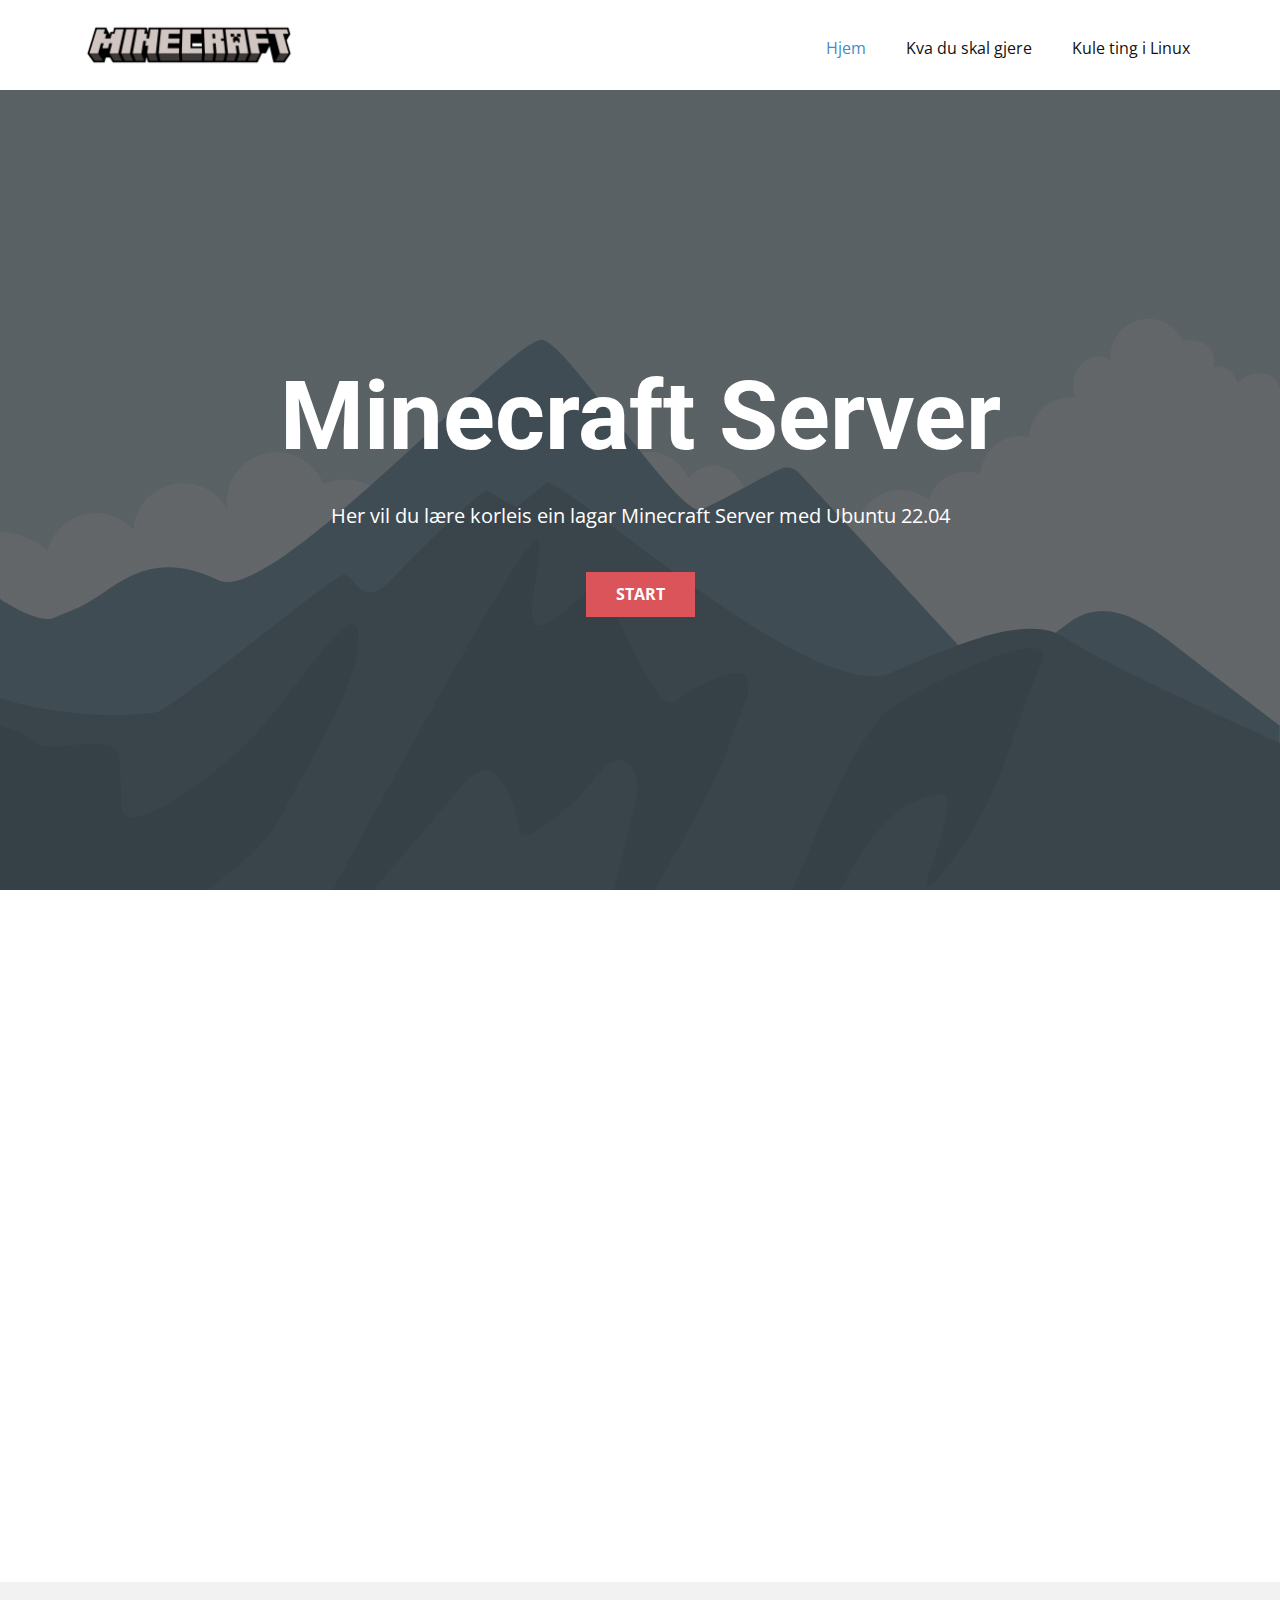
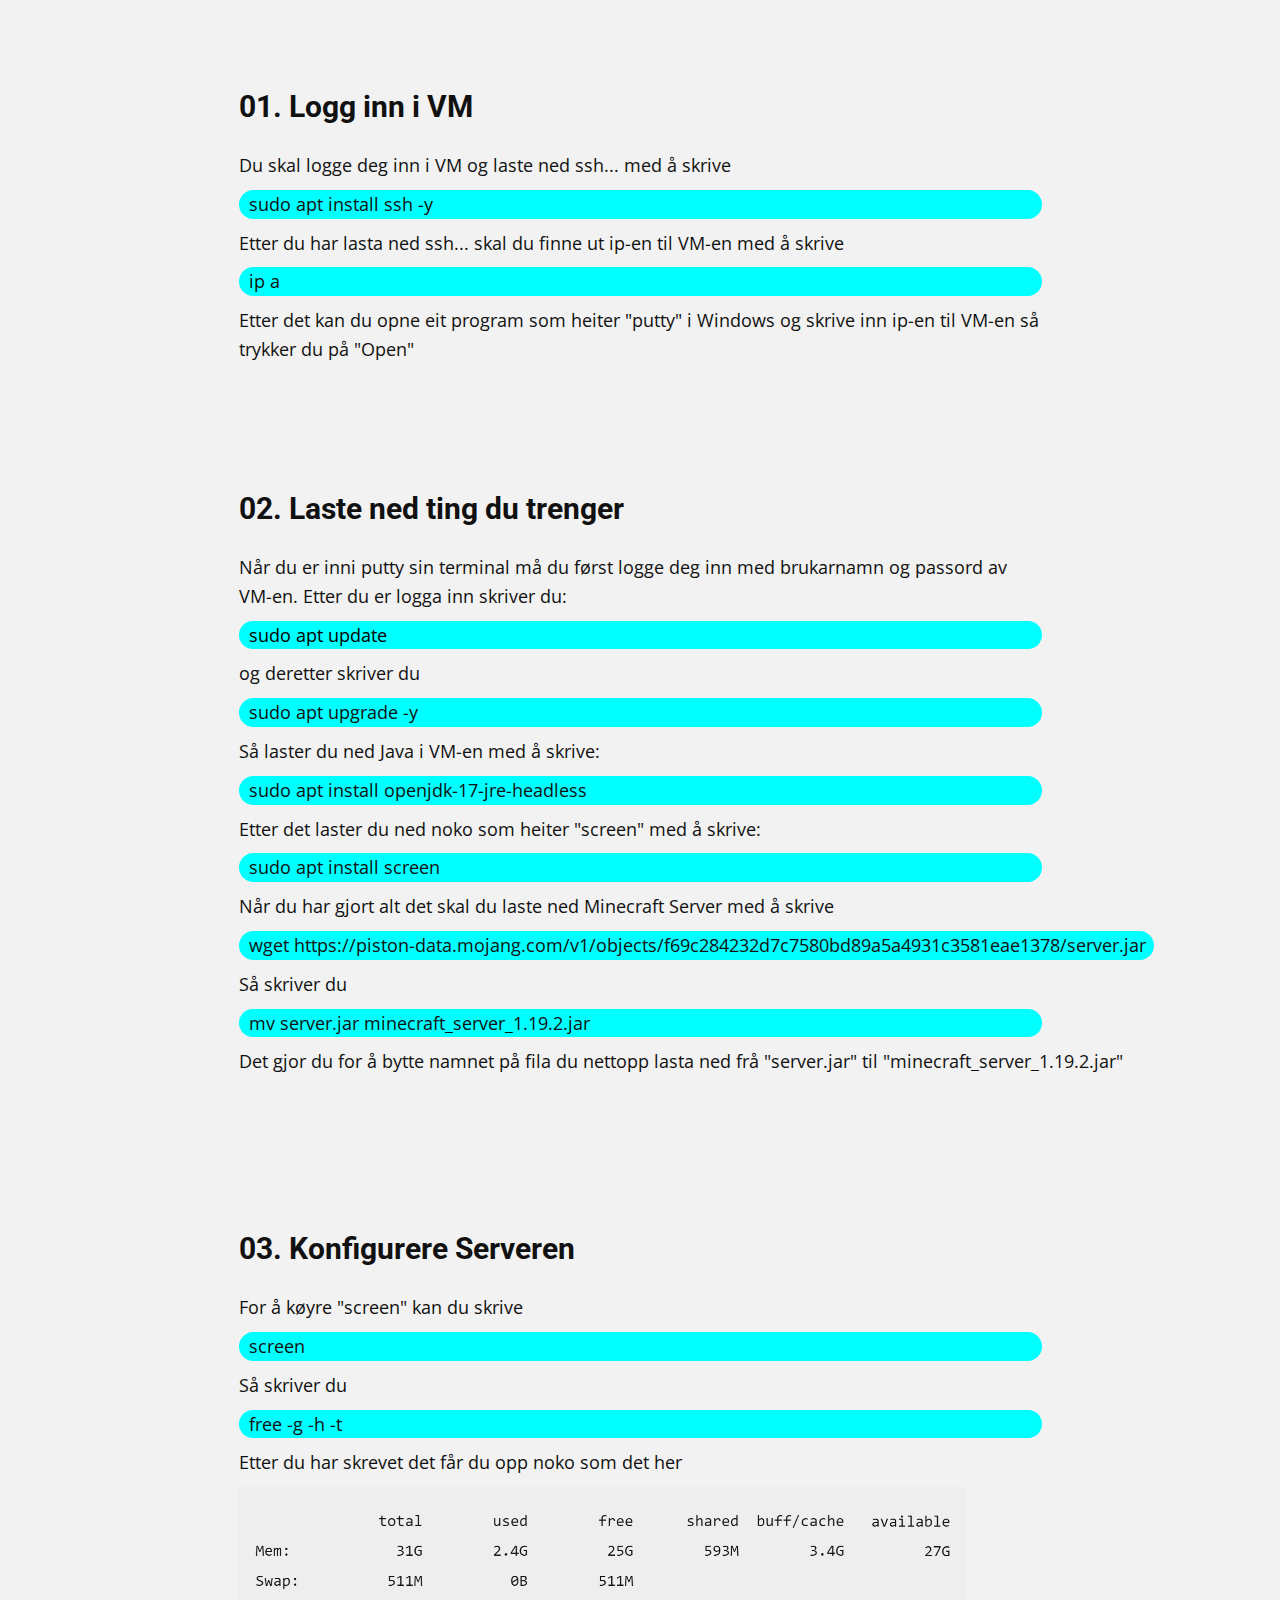
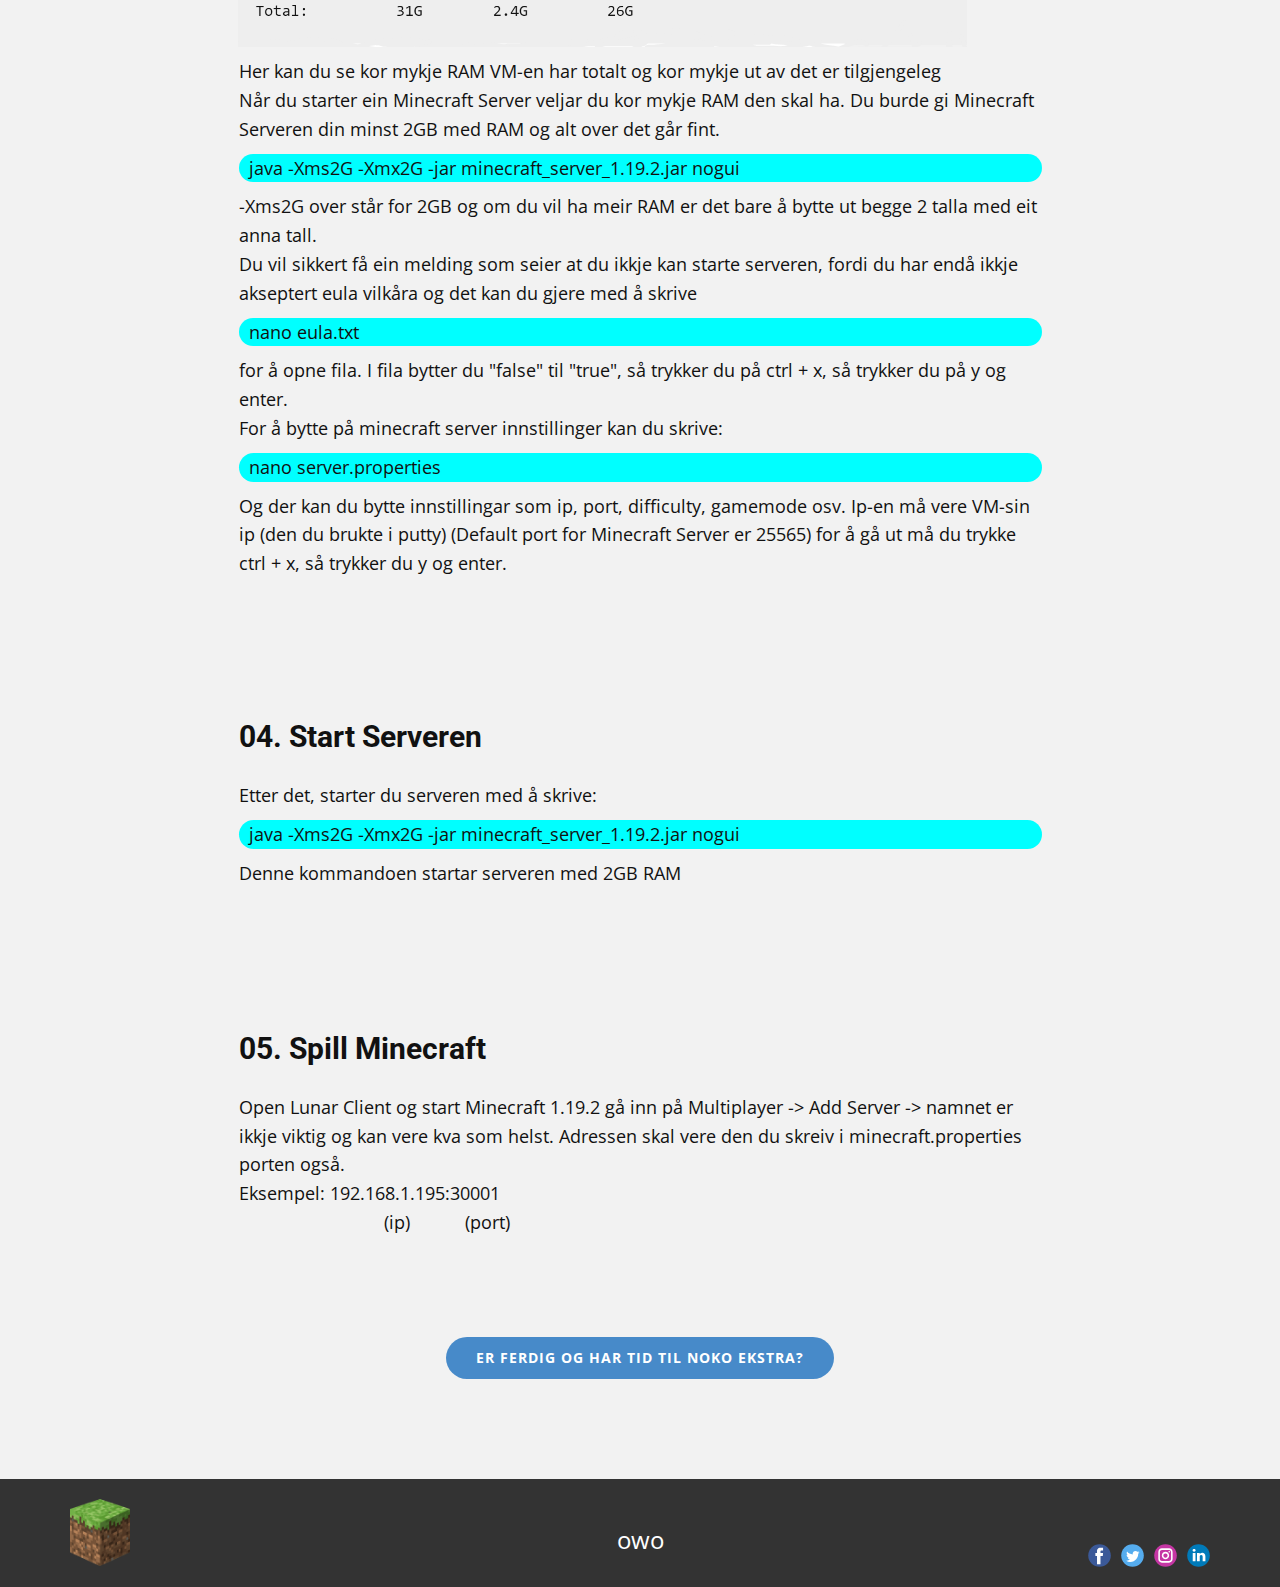
<file: files/index.html>
<!DOCTYPE html>
<html style="font-size: 16px;" lang="en"><head>
    <meta name="viewport" content="width=device-width, initial-scale=1.0">
    <meta charset="utf-8">
    <meta name="keywords" content="INTUITIVE">
    <meta name="description" content="">
    <title>Hjem</title>
    <link rel="stylesheet" href="nicepage.css" media="screen">
<link rel="stylesheet" href="Hjem.css" media="screen">
    <script class="u-script" type="text/javascript" src="jquery.js" defer=""></script>
    <script class="u-script" type="text/javascript" src="nicepage.js" defer=""></script>
    <meta name="generator" content="Nicepage 4.19.3, nicepage.com">
    
    <link id="u-theme-google-font" rel="stylesheet" href="https://fonts.googleapis.com/css?family=Roboto:100,100i,300,300i,400,400i,500,500i,700,700i,900,900i|Open+Sans:300,300i,400,400i,500,500i,600,600i,700,700i,800,800i">
    
    
    
    
    
    
    
    
    <script type="application/ld+json">{
		"@context": "http://schema.org",
		"@type": "Organization",
		"name": "",
		"logo": "images/minecraft-logopng.png",
		"sameAs": []
}</script>
    <meta name="theme-color" content="#478ac9">
    <meta property="og:title" content="Hjem">
    <meta property="og:type" content="website">
  </head>
  <body data-home-page="Hjem.html" data-home-page-title="Hjem" class="u-body u-xl-mode" data-lang="en"><header class="u-clearfix u-header u-header" id="sec-b374"><div class="u-clearfix u-sheet u-valign-middle u-sheet-1">
        <a href="Hjem.html" class="u-image u-logo u-image-1" title="Hjem" data-image-width="4096" data-image-height="1198">
          <img src="images/minecraft-logopng.png" class="u-logo-image u-logo-image-1">
        </a>
        <nav class="u-menu u-menu-one-level u-offcanvas u-menu-1">
          <div class="menu-collapse" style="font-size: 1rem; letter-spacing: 0px;">
            <a class="u-button-style u-custom-left-right-menu-spacing u-custom-padding-bottom u-custom-top-bottom-menu-spacing u-nav-link u-text-active-palette-1-base u-text-hover-palette-2-base" href="#">
              <svg class="u-svg-link" viewBox="0 0 24 24"><use xmlns:xlink="http://www.w3.org/1999/xlink" xlink:href="#menu-hamburger"></use></svg>
              <svg class="u-svg-content" version="1.1" id="menu-hamburger" viewBox="0 0 16 16" x="0px" y="0px" xmlns:xlink="http://www.w3.org/1999/xlink" xmlns="http://www.w3.org/2000/svg"><g><rect y="1" width="16" height="2"></rect><rect y="7" width="16" height="2"></rect><rect y="13" width="16" height="2"></rect>
</g></svg>
            </a>
          </div>
          <div class="u-custom-menu u-nav-container">
            <ul class="u-nav u-unstyled u-nav-1"><li class="u-nav-item"><a class="u-button-style u-nav-link u-text-active-palette-1-base u-text-hover-palette-2-base" href="Hjem.html" style="padding: 10px 20px;">Hjem</a>
</li><li class="u-nav-item"><a class="u-button-style u-nav-link u-text-active-palette-1-base u-text-hover-palette-2-base" href="Kva-du-skal-gjere.html" style="padding: 10px 20px;">Kva du skal gjere</a>
</li><li class="u-nav-item"><a class="u-button-style u-nav-link u-text-active-palette-1-base u-text-hover-palette-2-base" href="Kule-ting-i-Linux.html" style="padding: 10px 20px;">Kule ting i Linux</a>
</li></ul>
          </div>
          <div class="u-custom-menu u-nav-container-collapse">
            <div class="u-black u-container-style u-inner-container-layout u-opacity u-opacity-95 u-sidenav">
              <div class="u-inner-container-layout u-sidenav-overflow">
                <div class="u-menu-close"></div>
                <ul class="u-align-center u-nav u-popupmenu-items u-unstyled u-nav-2"><li class="u-nav-item"><a class="u-button-style u-nav-link" href="Hjem.html">Hjem</a>
</li><li class="u-nav-item"><a class="u-button-style u-nav-link" href="Kva-du-skal-gjere.html">Kva du skal gjere</a>
</li><li class="u-nav-item"><a class="u-button-style u-nav-link" href="Kule-ting-i-Linux.html">Kule ting i Linux</a>
</li></ul>
              </div>
            </div>
            <div class="u-black u-menu-overlay u-opacity u-opacity-70"></div>
          </div>
        </nav>
      </div></header>
    <section class="u-align-center u-clearfix u-image u-shading u-section-1" src="" id="sec-ecdd" data-image-width="256" data-image-height="256">
      <div class="u-clearfix u-sheet u-sheet-1">
        <h1 class="u-text u-text-default u-title u-text-1">Minecraft Server</h1>
        <p class="u-large-text u-text u-text-default u-text-variant u-text-2">Her vil du lære korleis ein lagar Minecraft Server med Ubuntu 22.04</p>
        <a href="Kva-du-skal-gjere.html#sec-5ba6" class="u-btn u-button-style u-palette-2-base u-btn-1">Start</a>
      </div>
    </section>
    <section class="u-clearfix u-section-2" id="sec-cafa">
      <div class="u-clearfix u-sheet u-sheet-1">
        <div class="u-clearfix u-expanded-width u-gutter-0 u-layout-wrap u-layout-wrap-1">
          <div class="u-layout" style="">
            <div class="u-layout-row" style="">
              <div class="u-align-left u-container-style u-image u-layout-cell u-left-cell u-shading u-size-30 u-size-xs-60 u-image-1" src="" data-image-width="1080" data-image-height="1080" data-animation-name="customAnimationIn" data-animation-duration="1000" data-animation-direction="">
                <div class="u-container-layout u-container-layout-1" src="">
                  <h2 class="u-text u-text-default u-text-1">Informasjon om Windows pc-en</h2>
                  <p class="u-text u-text-2">Bruker: Hospitant<br>Passord: Vinter2022 
                  </p>
                </div>
              </div>
              <div class="u-align-left u-container-style u-grey-5 u-layout-cell u-right-cell u-size-30 u-size-xs-60 u-layout-cell-2" data-animation-name="customAnimationIn" data-animation-duration="1000">
                <div class="u-container-layout u-container-layout-2">
                  <h2 class="u-text u-text-default u-text-3">Informasjon om VM-en</h2>
                  <p class="u-text u-text-4">Your name:<br>Username:&nbsp;<br>Password:
                  </p>
                </div>
              </div>
            </div>
          </div>
        </div>
      </div>
    </section>
    <section class="u-clearfix u-grey-5 u-section-3" id="sec-76b2">
      <div class="u-clearfix u-sheet u-sheet-1">
        <h3 class="u-text u-text-1">01. Logg inn i VM</h3>
        <p class="u-text u-text-2"> Du skal logge deg inn i VM og laste ned ssh... med å skrive</p>
        <p class="command u-text u-text-3">&nbsp; sudo apt install ssh -y</p>
        <p class="u-text u-text-4">Etter du har lasta ned ssh... skal du finne ut ip-en til VM-en med å skrive<br>
        </p>
        <p class="command u-text u-text-5">&nbsp; ip a</p>
        <p class="u-text u-text-6"> Etter det kan du opne eit program som
heiter "putty" i Windows og skrive inn ip-en til VM-en så trykker du
på "Open"</p>
      </div>
    </section>
    <section class="u-clearfix u-grey-5 u-section-4" id="sec-10c7">
      <div class="u-clearfix u-sheet u-sheet-1">
        <h3 class="u-text u-text-1">02. Laste ned ting du trenger</h3>
        <p class="u-text u-text-2">Når du er inni putty sin terminal må du
først logge deg inn med brukarnamn og passord av VM-en. Etter du er logga inn skriver du:</p>
        <p class="command u-text u-text-black u-text-3">&nbsp; sudo apt update </p>
        <p class="u-text u-text-4">og deretter skriver d​u</p>
        <p class="command u-text u-text-5"> &nbsp; sudo apt upgrade -y</p>
        <p class="u-text u-text-6">Så laster du ned Java i VM-en med å
skrive:</p>
        <p class="command u-text u-text-7">&nbsp; sudo apt install
openjdk-17-jre-headless</p>
        <p class="u-text u-text-8"> Etter det laster du ned noko som heiter
"screen" med å skrive:</p>
        <p class="command u-text u-text-9">&nbsp; sudo apt install screen</p>
        <p class="u-text u-text-10">Når du har gjort alt det skal du laste ned
Minecraft Server med å skrive</p>
        <p class="command u-text u-text-11">&nbsp; ​wget
https://piston-data.mojang.com/v1/objects/f69c284232d7c7580bd89a5a4931c3581eae1378/server.jar</p>
        <p class="u-text u-text-12">Så skriver du</p>
        <p class="command u-text u-text-13">&nbsp; mv server.jar
minecraft_server_1.19.2.jar</p>
        <p class="u-text u-text-14">Det gjor du for å bytte namnet på fila du
nettopp lasta ned frå "server.jar" til
"minecraft_server_1.19.2.jar"</p>
      </div>
    </section>
    <section class="u-clearfix u-grey-5 u-section-5" id="sec-729f">
      <div class="u-clearfix u-sheet u-sheet-1">
        <h3 class="u-text u-text-1">03. Konfigurere Serveren</h3>
        <p class="u-text u-text-2">For å køyre "screen" kan du skrive</p>
        <p class="command u-text u-text-3">&nbsp; screen</p>
        <p class="u-text u-text-4">Så skriver du</p>
        <p class="command u-text u-text-5">&nbsp; free -g -h -t</p>
        <p class="u-text u-text-6">Etter du har skrevet det får du opp noko som det her</p>
        <img class="u-expanded-width-md u-expanded-width-sm u-expanded-width-xs u-image u-image-default u-image-1" src="images/LinuxRAMexample.png" alt="" data-image-width="1457" data-image-height="319">
        <p class="u-text u-text-7">Her kan du se kor mykje RAM VM-en har totalt og kor mykje ut av det er tilgjengeleg</p>
        <p class="u-text u-text-8">Når du starter ein Minecraft Server veljar du kor mykje RAM den skal ha. Du burde gi Minecraft Serveren din minst 2GB med RAM og alt over det går fint.</p>
        <p class="command u-text u-text-9">&nbsp; ​java -Xms2G -Xmx2G -jar minecraft_server_1.19.2.jar nogui</p>
        <p class="u-text u-text-10">-Xms2G over står for 2GB og om du vil ha meir RAM er det bare å bytte ut begge 2 talla med eit anna tall.<br>Du vil sikkert få ein melding som seier at du ikkje kan starte serveren, fordi du har endå ikkje akseptert eula vilkåra og det kan du gjere med å skrive
        </p>
        <p class="command u-text u-text-11">&nbsp; nano eula.txt</p>
        <p class="u-text u-text-12">for å opne fila. I fila bytter du
"false" til "true", så trykker du på ctrl + x, så trykker
du på y og enter.<br>For
å bytte på minecraft server innstillinger kan du skrive:
        </p>
        <p class="command u-text u-text-13">&nbsp; nano server.properties</p>
        <p class="u-text u-text-14">Og der kan du bytte innstillingar som ip,
port, difficulty, gamemode osv. Ip-en må vere VM-sin ip (den du brukte i putty)
(Default port for Minecraft Server er 25565) for å gå ut må du trykke ctrl + x, så trykker du y og enter.</p>
      </div>
    </section>
    <section class="u-clearfix u-grey-5 u-section-6" id="sec-8843">
      <div class="u-clearfix u-sheet u-valign-middle u-sheet-1">
        <h3 class="u-text u-text-1">04. Start Serveren</h3>
        <p class="u-text u-text-2"> Etter det, starter du serveren med å
skrive:</p>
        <p class="command u-text u-text-3">&nbsp; ​java -Xms2G -Xmx2G -jar minecraft_server_1.19.2.jar nogui</p>
        <p class="u-text u-text-4"> Denne kommandoen startar serveren med 2GB RAM</p>
      </div>
    </section>
    <section class="u-clearfix u-grey-5 u-section-7" id="sec-a725">
      <div class="u-clearfix u-sheet u-sheet-1">
        <h3 class="u-text u-text-1">05. Spill Minecraft</h3>
        <p class="u-text u-text-2">Open Lunar Client og start Minecraft 1.19.2 gå inn på Multiplayer -&gt; Add Server -&gt; namnet er ikkje viktig og kan vere kva som helst. Adressen skal vere den du skreiv i minecraft.properties porten også.<br>Eksempel: 192.168.1.195:30001<br>&nbsp; &nbsp; &nbsp; &nbsp; &nbsp; &nbsp; &nbsp; &nbsp; &nbsp; &nbsp; &nbsp; &nbsp; &nbsp; &nbsp; &nbsp;(ip)&nbsp; &nbsp; &nbsp; &nbsp; &nbsp; &nbsp;(port)<br>
        </p>
        <a href="Kule-ting-i-Linux.html" class="u-align-center u-btn u-btn-round u-button-style u-hover-palette-1-light-1 u-palette-1-base u-radius-50 u-btn-1">er ferdig og har tid til noko ekstra?</a>
      </div>
    </section>
    
    
    <footer class="u-align-center-md u-align-center-sm u-align-center-xs u-clearfix u-footer u-grey-80" id="sec-f1c8"><div class="u-clearfix u-sheet u-sheet-1">
        <a href="Hjem.html#sec-ecdd" class="u-image u-logo u-image-1" data-image-width="273" data-image-height="300" title="Hjem">
          <img src="images/minecraft-block.png" class="u-logo-image u-logo-image-1">
        </a>
        <p class="u-align-center-lg u-align-center-md u-align-center-xl u-text u-text-1">owo</p>
        <div class="u-align-left u-social-icons u-spacing-10 u-social-icons-1">
          <a class="u-social-url" title="facebook" target="_blank" href=""><span class="u-icon u-social-facebook u-social-icon u-icon-1"><svg class="u-svg-link" preserveAspectRatio="xMidYMin slice" viewBox="0 0 112 112" style=""><use xmlns:xlink="http://www.w3.org/1999/xlink" xlink:href="#svg-af78"></use></svg><svg class="u-svg-content" viewBox="0 0 112 112" x="0" y="0" id="svg-af78"><circle fill="currentColor" cx="56.1" cy="56.1" r="55"></circle><path fill="#FFFFFF" d="M73.5,31.6h-9.1c-1.4,0-3.6,0.8-3.6,3.9v8.5h12.6L72,58.3H60.8v40.8H43.9V58.3h-8V43.9h8v-9.2
            c0-6.7,3.1-17,17-17h12.5v13.9H73.5z"></path></svg></span>
          </a>
          <a class="u-social-url" title="twitter" target="_blank" href=""><span class="u-icon u-social-icon u-social-twitter u-icon-2"><svg class="u-svg-link" preserveAspectRatio="xMidYMin slice" viewBox="0 0 112 112" style=""><use xmlns:xlink="http://www.w3.org/1999/xlink" xlink:href="#svg-032d"></use></svg><svg class="u-svg-content" viewBox="0 0 112 112" x="0" y="0" id="svg-032d"><circle fill="currentColor" class="st0" cx="56.1" cy="56.1" r="55"></circle><path fill="#FFFFFF" d="M83.8,47.3c0,0.6,0,1.2,0,1.7c0,17.7-13.5,38.2-38.2,38.2C38,87.2,31,85,25,81.2c1,0.1,2.1,0.2,3.2,0.2
            c6.3,0,12.1-2.1,16.7-5.7c-5.9-0.1-10.8-4-12.5-9.3c0.8,0.2,1.7,0.2,2.5,0.2c1.2,0,2.4-0.2,3.5-0.5c-6.1-1.2-10.8-6.7-10.8-13.1
            c0-0.1,0-0.1,0-0.2c1.8,1,3.9,1.6,6.1,1.7c-3.6-2.4-6-6.5-6-11.2c0-2.5,0.7-4.8,1.8-6.7c6.6,8.1,16.5,13.5,27.6,14
            c-0.2-1-0.3-2-0.3-3.1c0-7.4,6-13.4,13.4-13.4c3.9,0,7.3,1.6,9.8,4.2c3.1-0.6,5.9-1.7,8.5-3.3c-1,3.1-3.1,5.8-5.9,7.4
            c2.7-0.3,5.3-1,7.7-2.1C88.7,43,86.4,45.4,83.8,47.3z"></path></svg></span>
          </a>
          <a class="u-social-url" title="instagram" target="_blank" href=""><span class="u-icon u-social-icon u-social-instagram u-icon-3"><svg class="u-svg-link" preserveAspectRatio="xMidYMin slice" viewBox="0 0 112 112" style=""><use xmlns:xlink="http://www.w3.org/1999/xlink" xlink:href="#svg-6fe5"></use></svg><svg class="u-svg-content" viewBox="0 0 112 112" x="0" y="0" id="svg-6fe5"><circle fill="currentColor" cx="56.1" cy="56.1" r="55"></circle><path fill="#FFFFFF" d="M55.9,38.2c-9.9,0-17.9,8-17.9,17.9C38,66,46,74,55.9,74c9.9,0,17.9-8,17.9-17.9C73.8,46.2,65.8,38.2,55.9,38.2
            z M55.9,66.4c-5.7,0-10.3-4.6-10.3-10.3c-0.1-5.7,4.6-10.3,10.3-10.3c5.7,0,10.3,4.6,10.3,10.3C66.2,61.8,61.6,66.4,55.9,66.4z"></path><path fill="#FFFFFF" d="M74.3,33.5c-2.3,0-4.2,1.9-4.2,4.2s1.9,4.2,4.2,4.2s4.2-1.9,4.2-4.2S76.6,33.5,74.3,33.5z"></path><path fill="#FFFFFF" d="M73.1,21.3H38.6c-9.7,0-17.5,7.9-17.5,17.5v34.5c0,9.7,7.9,17.6,17.5,17.6h34.5c9.7,0,17.5-7.9,17.5-17.5V38.8
            C90.6,29.1,82.7,21.3,73.1,21.3z M83,73.3c0,5.5-4.5,9.9-9.9,9.9H38.6c-5.5,0-9.9-4.5-9.9-9.9V38.8c0-5.5,4.5-9.9,9.9-9.9h34.5
            c5.5,0,9.9,4.5,9.9,9.9V73.3z"></path></svg></span>
          </a>
          <a class="u-social-url" title="linkedin" target="_blank" href=""><span class="u-icon u-social-icon u-social-linkedin u-icon-4"><svg class="u-svg-link" preserveAspectRatio="xMidYMin slice" viewBox="0 0 112 112" style=""><use xmlns:xlink="http://www.w3.org/1999/xlink" xlink:href="#svg-0dac"></use></svg><svg class="u-svg-content" viewBox="0 0 112 112" x="0" y="0" id="svg-0dac"><circle fill="currentColor" cx="56.1" cy="56.1" r="55"></circle><path fill="#FFFFFF" d="M41.3,83.7H27.9V43.4h13.4V83.7z M34.6,37.9L34.6,37.9c-4.6,0-7.5-3.1-7.5-7c0-4,3-7,7.6-7s7.4,3,7.5,7
            C42.2,34.8,39.2,37.9,34.6,37.9z M89.6,83.7H76.2V62.2c0-5.4-1.9-9.1-6.8-9.1c-3.7,0-5.9,2.5-6.9,4.9c-0.4,0.9-0.4,2.1-0.4,3.3v22.5
            H48.7c0,0,0.2-36.5,0-40.3h13.4v5.7c1.8-2.7,5-6.7,12.1-6.7c8.8,0,15.4,5.8,15.4,18.1V83.7z"></path></svg></span>
          </a>
        </div>
      </div></footer>
</body></html>
</file>
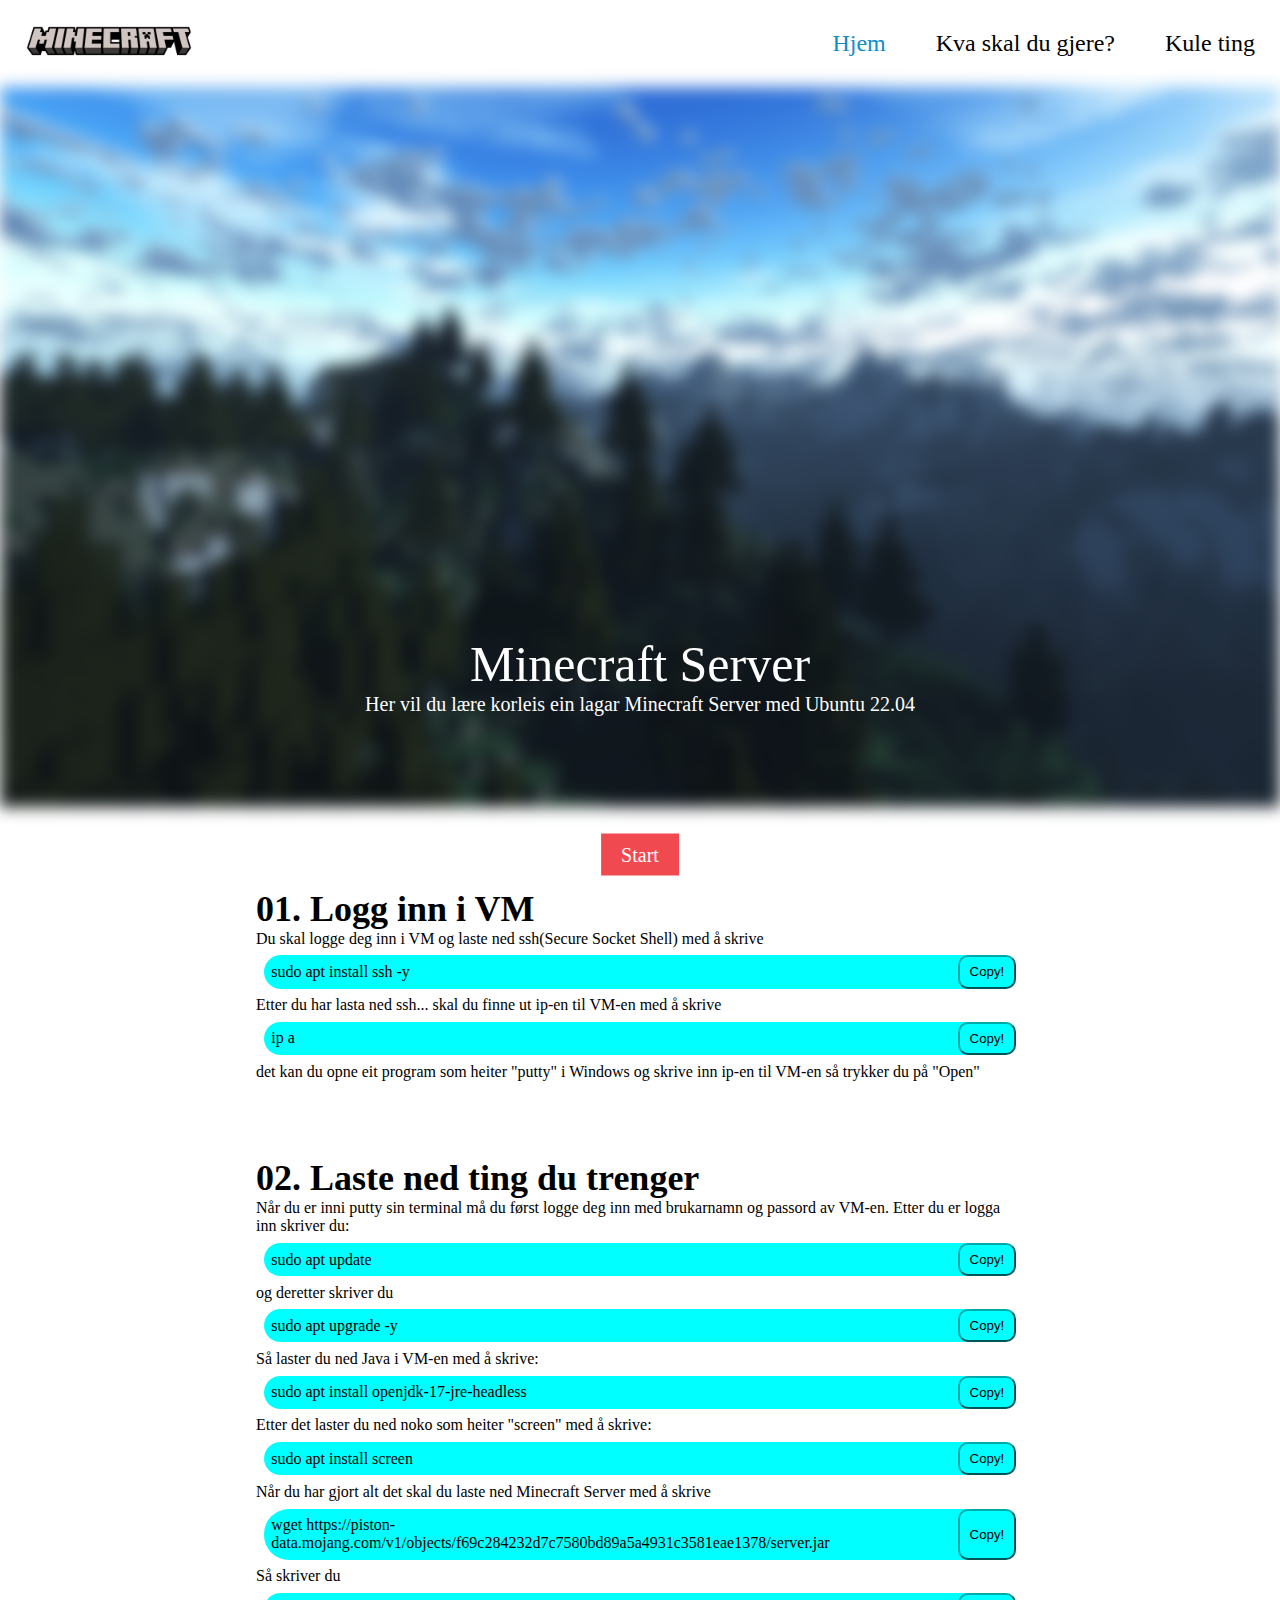
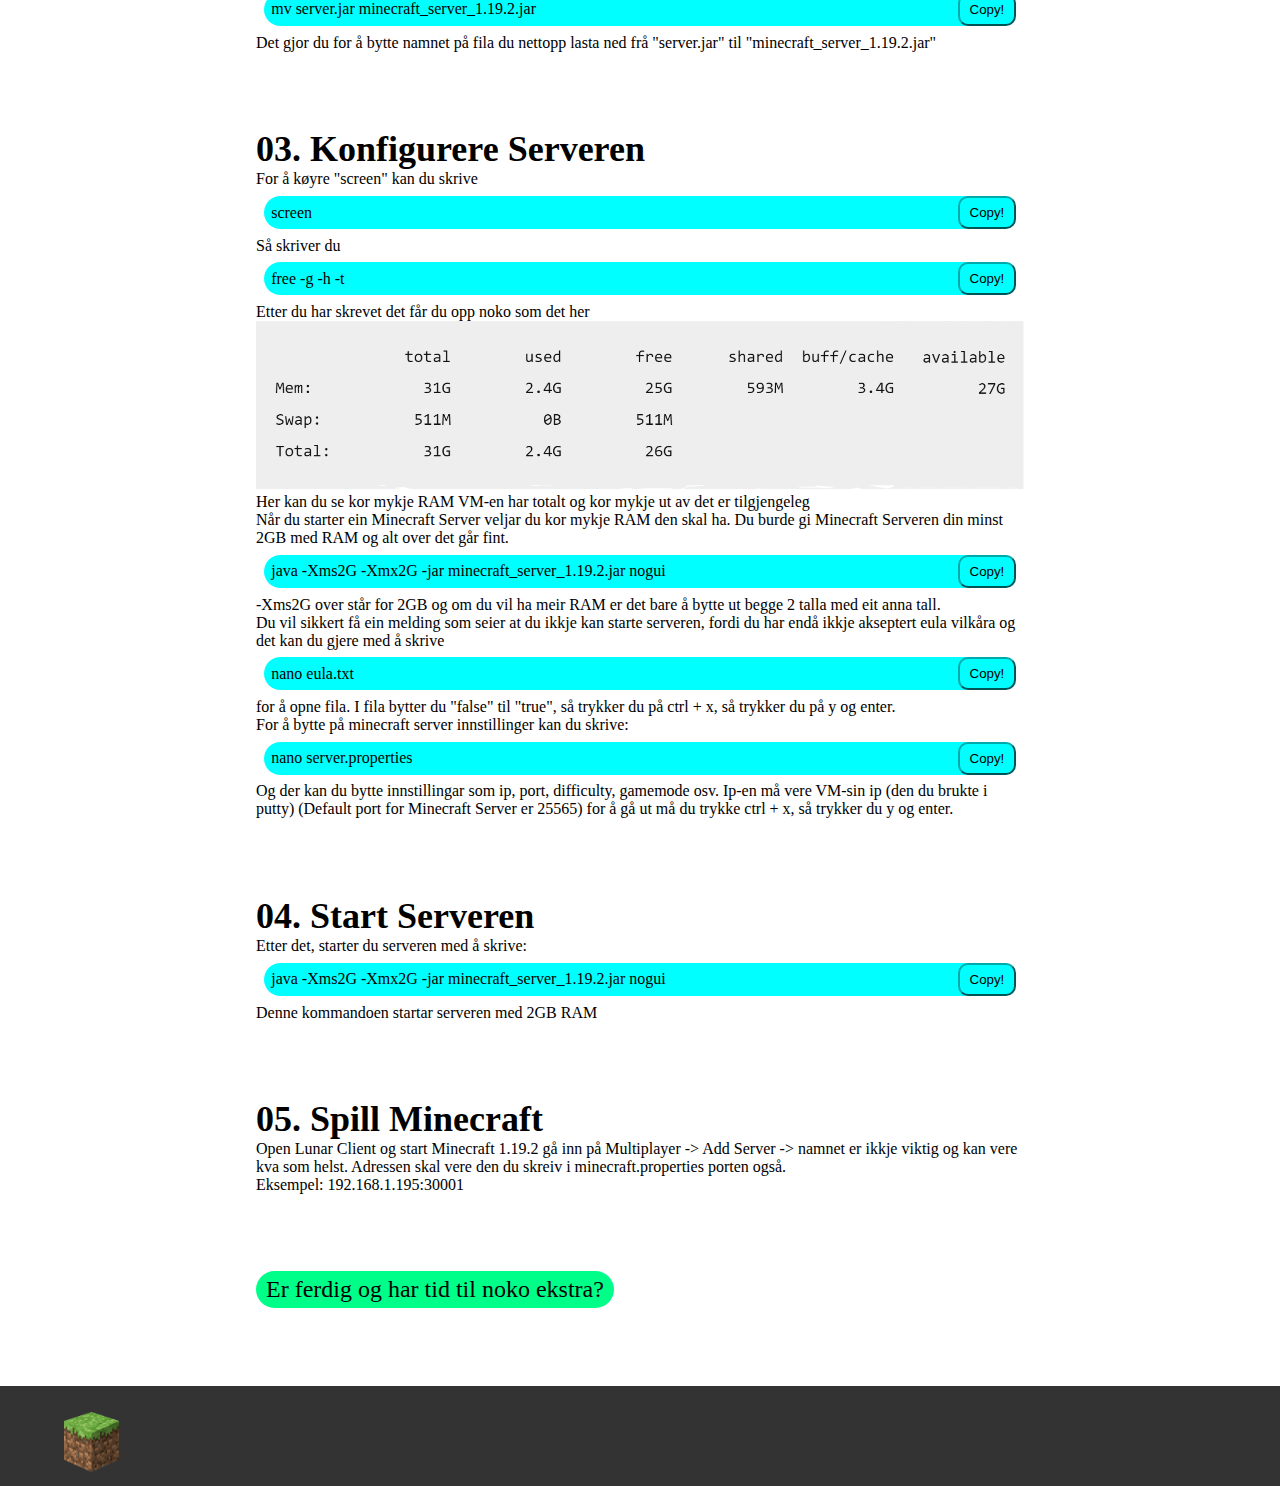
<file: my_files/index.html>
<!DOCTYPE html>
<html lang="en">
<head>
    <meta charset="UTF-8">
    <meta http-equiv="X-UA-Compatible" content="IE=edge">
    <meta name="viewport" content="width=device-width, initial-scale=1.0">
    <link rel="stylesheet" href="styles/index.css">
    <script src="scripts/app.js"></script>
    <title>Minecraft Server Tutorial</title>
</head>
<body>

    <header>
        <div class="header_div">

            <div class="logo_div">
                <img src="images/minecraft-logopng.png" class="logo">
            </div>

            <div class="tabs_div">
                <p class="home_tab">Hjem</p>
                <a href="todo.html" class="todo_tab">Kva skal du gjere?</a>
                <a href="things.html" class="things_tab">Kule ting</a>
            </div>

        </div>
    </header>

    <main>
        <div class="background_image_div">
            <img src="images/background.jpg" class="background_image">
        </div>

        <div class="background_text_div">
            <p class="text_over_image">Minecraft Server</p>
            <p class="undertext_over_image">Her vil du lære korleis ein lagar Minecraft Server med Ubuntu 22.04</p>
        </div>

        <div class="background_button_div">
            <a href="todo.html" class="button_over_image">Start</a>
        </div>

        <div class="tutorial_container" id="start">

            <div class="tutorial_div">

                <div class="number_div">
                    <p class="number_text">01. Logg inn i VM</p>
                </div>

                <div class="content_01">
                    <p class="content_text">Du skal logge deg inn i VM og laste ned ssh(Secure Socket Shell) med å skrive</p>

                    <div class="content_command_div">
                        <p class="content_command_text" id="content_command_text1">sudo apt install ssh -y</p>
                        <button class="copy_button" onclick="copy1()">Copy!</button>
                    </div>

                    <p class="content_text">Etter du har lasta ned ssh... skal du finne ut ip-en til VM-en med å skrive</p>
                    
                    <div class="content_command_div">
                        <p class="content_command_text" id="content_command_text2">ip a</p>
                        <button class="copy_button" onclick="copy2()">Copy!</button>
                    </div>

                    <p class="content_text">det kan du opne eit program som heiter "putty" i Windows og skrive inn ip-en til VM-en så trykker du på "Open"</p>
                </div>

                <div class="number_div">
                    <p class="number_text">02. Laste ned ting du trenger</p>
                </div>

                <div class="content_02">
                    <p class="content_text">Når du er inni putty sin terminal må du først logge deg inn med brukarnamn og passord av VM-en. Etter du er logga inn skriver du:</p>
                    
                    <div class="content_command_div">
                        <p class="content_command_text" id="content_command_text3">sudo apt update</p>
                        <button class="copy_button" onclick="copy3()">Copy!</button>
                    </div>

                    <p class="content_text">og deretter skriver d​u</p>

                    <div class="content_command_div">
                        <p class="content_command_text" id="content_command_text4">sudo apt upgrade -y</p>
                        <button class="copy_button" onclick="copy4()">Copy!</button>
                    </div>

                    <p class="content_text">Så laster du ned Java i VM-en med å skrive:</p>

                    <div class="content_command_div">
                        <p class="content_command_text" id="content_command_text5">sudo apt install openjdk-17-jre-headless</p>
                        <button class="copy_button" onclick="copy5()">Copy!</button>
                    </div>

                    <p class="content_text">Etter det laster du ned noko som heiter "screen" med å skrive:</p>

                    <div class="content_command_div">
                        <p class="content_command_text" id="content_command_text6">sudo apt install screen</p>
                        <button class="copy_button" onclick="copy6()">Copy!</button>
                    </div>

                    <p class="content_text">Når du har gjort alt det skal du laste ned Minecraft Server med å skrive</p>
                    
                    <div class="content_command_div">
                        <p class="content_command_text" id="content_command_text7">​wget https://piston-data.mojang.com/v1/objects/f69c284232d7c7580bd89a5a4931c3581eae1378/server.jar</p>
                        <button class="copy_button" onclick="copy7()">Copy!</button>
                    </div>

                    <p class="content_text">Så skriver du</p>

                    <div class="content_command_div">
                        <p class="content_command_text" id="content_command_text8">mv server.jar minecraft_server_1.19.2.jar</p>
                        <button class="copy_button" onclick="copy8()">Copy!</button>
                    </div>
                    <p class="content_text">Det gjor du for å bytte namnet på fila du nettopp lasta ned frå "server.jar" til "minecraft_server_1.19.2.jar"</p>
                </div>

                <div class="number_div">
                    <p class="number_text">03. Konfigurere Serveren</p>
                </div>

                <div class="content_03">
                    <p class="content_text">For å køyre "screen" kan du skrive</p>

                    <div class="content_command_div">
                        <p class="content_command_text" id="content_command_text9">screen</p>
                        <button class="copy_button" onclick="copy9()">Copy!</button>
                    </div>

                    <p class="content_text">Så skriver du</p>

                    <div class="content_command_div">
                        <p class="content_command_text" id="content_command_text10">free -g -h -t</p>
                        <button class="copy_button" onclick="copy10()">Copy!</button>
                    </div>

                    <p class="content_text">Etter du har skrevet det får du opp noko som det her</p>
                    <img src="images/ram.png" class="ram_image">
                    <p class="content_text">Her kan du se kor mykje RAM VM-en har totalt og kor mykje ut av det er tilgjengeleg</p>
                    <p class="content_text">Når du starter ein Minecraft Server veljar du kor mykje RAM den skal ha. Du burde gi Minecraft Serveren din minst 2GB med RAM og alt over det går fint.</p>
                    
                    <div class="content_command_div">
                        <p class="content_command_text" id="content_command_text11">​java -Xms2G -Xmx2G -jar minecraft_server_1.19.2.jar nogui</p>
                        <button class="copy_button" onclick="copy11()">Copy!</button>
                    </div>

                    <p class="content_text">-Xms2G over står for 2GB og om du vil ha meir RAM er det bare å bytte ut begge 2 talla med eit anna tall.</p>
                    <p class="content_text">Du vil sikkert få ein melding som seier at du ikkje kan starte serveren, fordi du har endå ikkje akseptert eula vilkåra og det kan du gjere med å skrive</p>
                    
                    <div class="content_command_div">
                        <p class="content_command_text" id="content_command_text12">nano eula.txt</p>
                        <button class="copy_button" onclick="copy12()">Copy!</button>
                    </div>

                    <p class="content_text">for å opne fila. I fila bytter du "false" til "true", så trykker du på ctrl + x, så trykker du på y og enter.</p>
                    <p class="content_text">For å bytte på minecraft server innstillinger kan du skrive:</p>
                    
                    <div class="content_command_div">
                        <p class="content_command_text" id="content_command_text13">nano server.properties</p>
                        <button class="copy_button" onclick="copy13()">Copy!</button>
                    </div>

                    <p class="content_text">Og der kan du bytte innstillingar som ip, port, difficulty, gamemode osv. Ip-en må vere VM-sin ip (den du brukte i putty) (Default port for Minecraft Server er 25565) for å gå ut må du trykke ctrl + x, så trykker du y og enter.</p>
                </div>

                <div class="number_div">
                    <p class="number_text">04. Start Serveren</p>
                </div>

                <div class="content_04">
                    <p class="content_text">Etter det, starter du serveren med å skrive:</p>

                    <div class="content_command_div">
                        <p class="content_command_text" id="content_command_text14">​java -Xms2G -Xmx2G -jar minecraft_server_1.19.2.jar nogui</p>
                        <button class="copy_button" onclick="copy14()">Copy!</button>
                    </div>

                    <p class="content_text">Denne kommandoen startar serveren med 2GB RAM</p>
                </div>

                <div class="number_div">
                    <p class="number_text">05. Spill Minecraft</p>
                </div>

                <div class="content_05">
                    <p class="content_text">Open Lunar Client og start Minecraft 1.19.2 gå inn på Multiplayer -> Add Server -> namnet er ikkje viktig og kan vere kva som helst. Adressen skal vere den du skreiv i minecraft.properties porten også.</p>
                    <p class="content_text">Eksempel: 192.168.1.195:30001</p>
                </div>

                <div class="button_div">
                    <a href="things.html" class="done_button">Er ferdig og har tid til noko ekstra?</a>
                </div>

            </div>

        </div>
    </main>

    <footer>
        <div class="footer_div">
            <img src="images/minecraft-block.png" class="minecraft_block">
        </div>
    </footer>

</body>
</html>
</file>
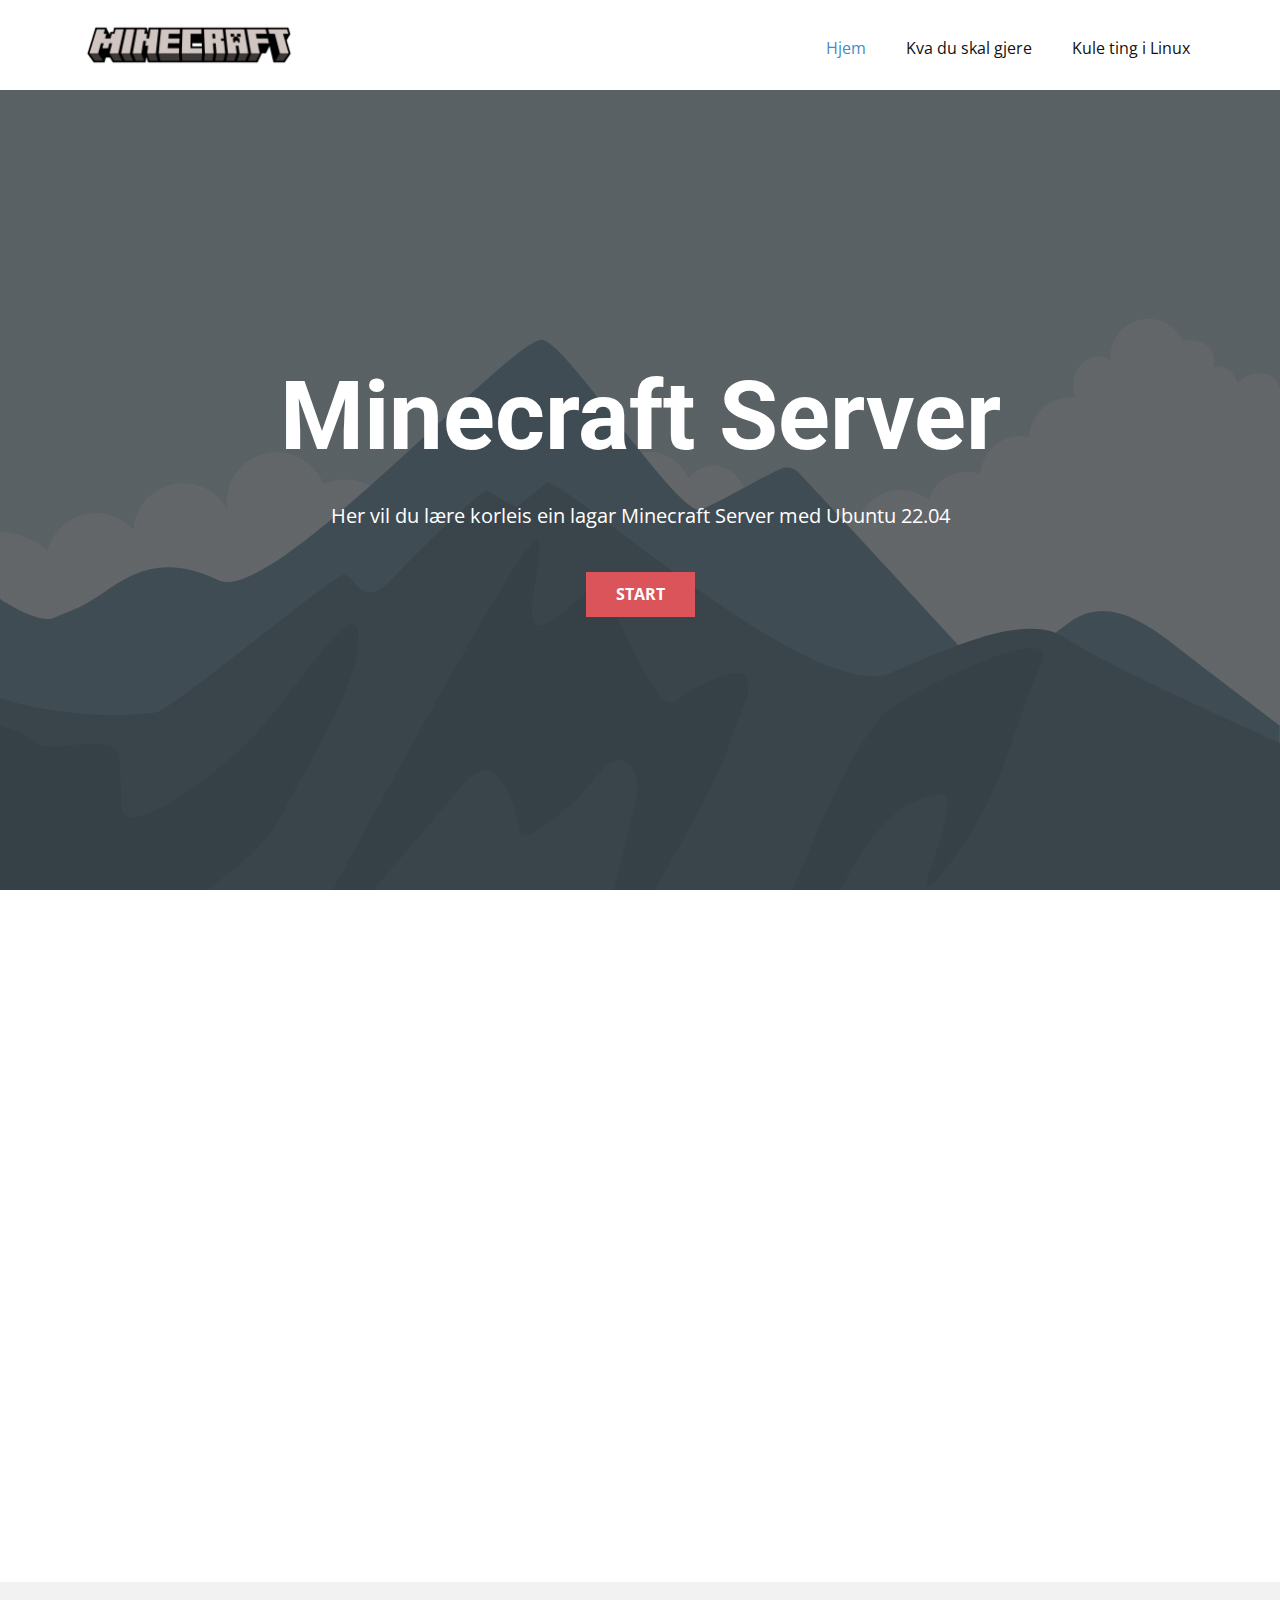
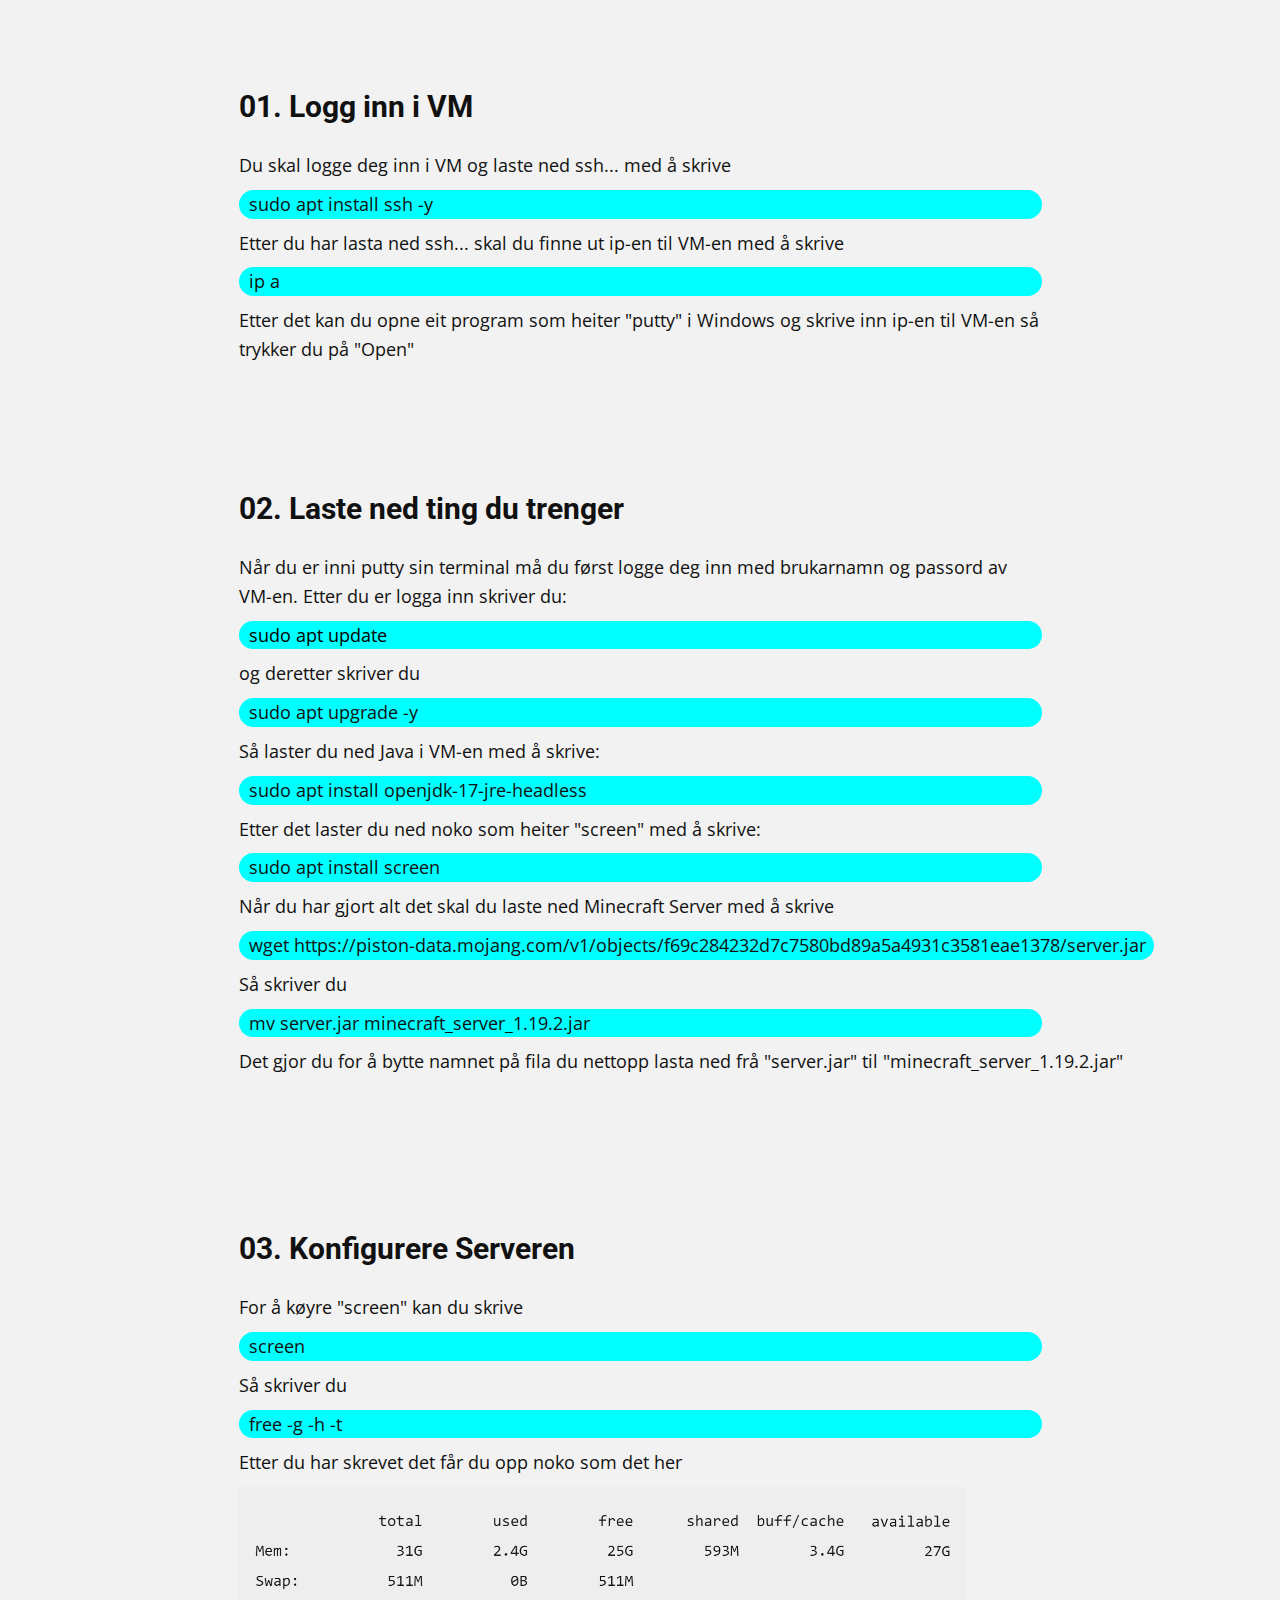
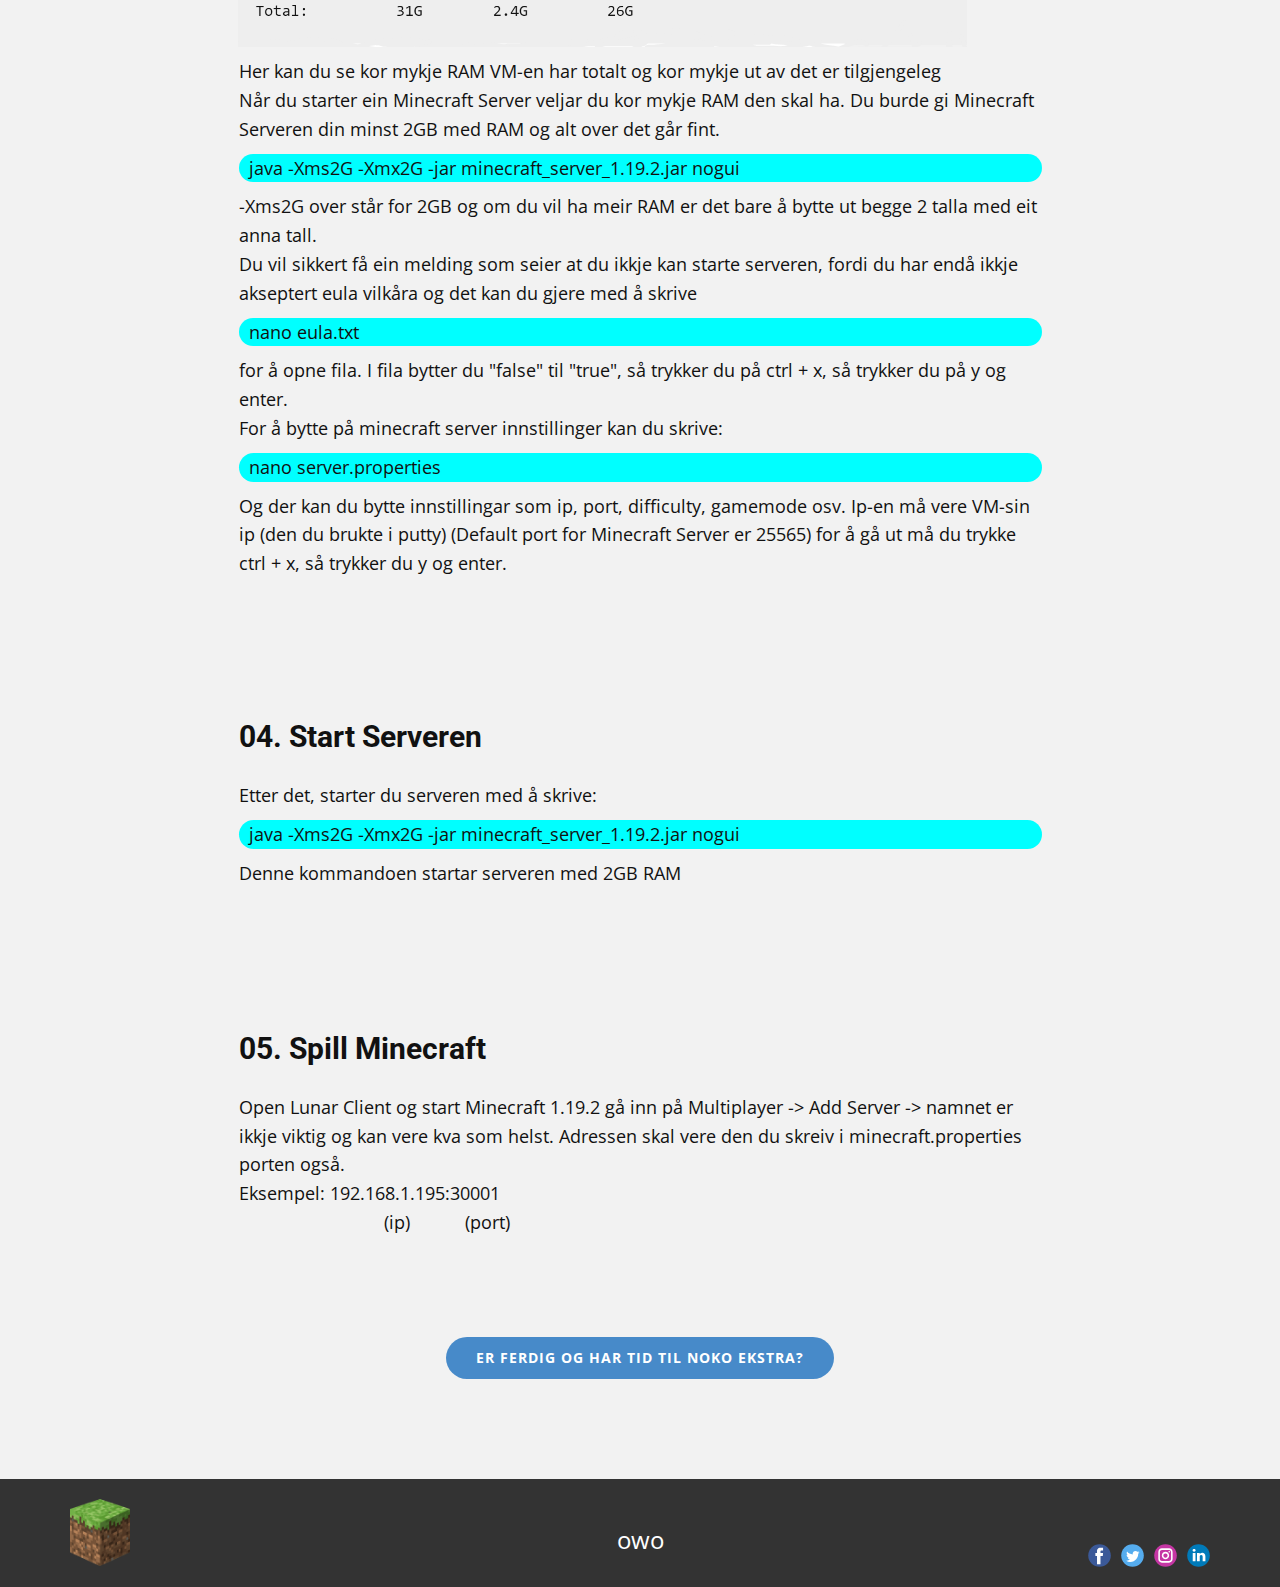
<file: files/Hjem.html>
<!DOCTYPE html>
<html style="font-size: 16px;" lang="en"><head>
    <meta name="viewport" content="width=device-width, initial-scale=1.0">
    <meta charset="utf-8">
    <meta name="keywords" content="INTUITIVE">
    <meta name="description" content="">
    <title>Hjem</title>
    <link rel="stylesheet" href="nicepage.css" media="screen">
<link rel="stylesheet" href="Hjem.css" media="screen">
    <script class="u-script" type="text/javascript" src="jquery.js" defer=""></script>
    <script class="u-script" type="text/javascript" src="nicepage.js" defer=""></script>
    <meta name="generator" content="Nicepage 4.19.3, nicepage.com">
    
    <link id="u-theme-google-font" rel="stylesheet" href="https://fonts.googleapis.com/css?family=Roboto:100,100i,300,300i,400,400i,500,500i,700,700i,900,900i|Open+Sans:300,300i,400,400i,500,500i,600,600i,700,700i,800,800i">
    
    
    
    
    
    
    
    
    <script type="application/ld+json">{
		"@context": "http://schema.org",
		"@type": "Organization",
		"name": "",
		"logo": "images/minecraft-logopng.png",
		"sameAs": []
}</script>
    <meta name="theme-color" content="#478ac9">
    <meta property="og:title" content="Hjem">
    <meta property="og:type" content="website">
  </head>
  <body class="u-body u-xl-mode" data-lang="en"><header class="u-clearfix u-header u-header" id="sec-b374"><div class="u-clearfix u-sheet u-valign-middle u-sheet-1">
        <a href="Hjem.html" class="u-image u-logo u-image-1" title="Hjem" data-image-width="4096" data-image-height="1198">
          <img src="images/minecraft-logopng.png" class="u-logo-image u-logo-image-1">
        </a>
        <nav class="u-menu u-menu-one-level u-offcanvas u-menu-1">
          <div class="menu-collapse" style="font-size: 1rem; letter-spacing: 0px;">
            <a class="u-button-style u-custom-left-right-menu-spacing u-custom-padding-bottom u-custom-top-bottom-menu-spacing u-nav-link u-text-active-palette-1-base u-text-hover-palette-2-base" href="#">
              <svg class="u-svg-link" viewBox="0 0 24 24"><use xmlns:xlink="http://www.w3.org/1999/xlink" xlink:href="#menu-hamburger"></use></svg>
              <svg class="u-svg-content" version="1.1" id="menu-hamburger" viewBox="0 0 16 16" x="0px" y="0px" xmlns:xlink="http://www.w3.org/1999/xlink" xmlns="http://www.w3.org/2000/svg"><g><rect y="1" width="16" height="2"></rect><rect y="7" width="16" height="2"></rect><rect y="13" width="16" height="2"></rect>
</g></svg>
            </a>
          </div>
          <div class="u-custom-menu u-nav-container">
            <ul class="u-nav u-unstyled u-nav-1"><li class="u-nav-item"><a class="u-button-style u-nav-link u-text-active-palette-1-base u-text-hover-palette-2-base" href="Hjem.html" style="padding: 10px 20px;">Hjem</a>
</li><li class="u-nav-item"><a class="u-button-style u-nav-link u-text-active-palette-1-base u-text-hover-palette-2-base" href="Kva-du-skal-gjere.html" style="padding: 10px 20px;">Kva du skal gjere</a>
</li><li class="u-nav-item"><a class="u-button-style u-nav-link u-text-active-palette-1-base u-text-hover-palette-2-base" href="Kule-ting-i-Linux.html" style="padding: 10px 20px;">Kule ting i Linux</a>
</li></ul>
          </div>
          <div class="u-custom-menu u-nav-container-collapse">
            <div class="u-black u-container-style u-inner-container-layout u-opacity u-opacity-95 u-sidenav">
              <div class="u-inner-container-layout u-sidenav-overflow">
                <div class="u-menu-close"></div>
                <ul class="u-align-center u-nav u-popupmenu-items u-unstyled u-nav-2"><li class="u-nav-item"><a class="u-button-style u-nav-link" href="Hjem.html">Hjem</a>
</li><li class="u-nav-item"><a class="u-button-style u-nav-link" href="Kva-du-skal-gjere.html">Kva du skal gjere</a>
</li><li class="u-nav-item"><a class="u-button-style u-nav-link" href="Kule-ting-i-Linux.html">Kule ting i Linux</a>
</li></ul>
              </div>
            </div>
            <div class="u-black u-menu-overlay u-opacity u-opacity-70"></div>
          </div>
        </nav>
      </div></header>
    <section class="u-align-center u-clearfix u-image u-shading u-section-1" src="" id="sec-ecdd" data-image-width="256" data-image-height="256">
      <div class="u-clearfix u-sheet u-sheet-1">
        <h1 class="u-text u-text-default u-title u-text-1">Minecraft Server</h1>
        <p class="u-large-text u-text u-text-default u-text-variant u-text-2">Her vil du lære korleis ein lagar Minecraft Server med Ubuntu 22.04</p>
        <a href="Kva-du-skal-gjere.html#sec-5ba6" class="u-btn u-button-style u-palette-2-base u-btn-1">Start</a>
      </div>
    </section>
    <section class="u-clearfix u-section-2" id="sec-cafa">
      <div class="u-clearfix u-sheet u-sheet-1">
        <div class="u-clearfix u-expanded-width u-gutter-0 u-layout-wrap u-layout-wrap-1">
          <div class="u-layout" style="">
            <div class="u-layout-row" style="">
              <div class="u-align-left u-container-style u-image u-layout-cell u-left-cell u-shading u-size-30 u-size-xs-60 u-image-1" src="" data-image-width="1080" data-image-height="1080" data-animation-name="customAnimationIn" data-animation-duration="1000" data-animation-direction="">
                <div class="u-container-layout u-container-layout-1" src="">
                  <h2 class="u-text u-text-default u-text-1">Informasjon om Windows pc-en</h2>
                  <p class="u-text u-text-2">Bruker: Hospitant<br>Passord: Vinter2022 
                  </p>
                </div>
              </div>
              <div class="u-align-left u-container-style u-grey-5 u-layout-cell u-right-cell u-size-30 u-size-xs-60 u-layout-cell-2" data-animation-name="customAnimationIn" data-animation-duration="1000">
                <div class="u-container-layout u-container-layout-2">
                  <h2 class="u-text u-text-default u-text-3">Informasjon om VM-en</h2>
                  <p class="u-text u-text-4">Your name:<br>Username:&nbsp;<br>Password:
                  </p>
                </div>
              </div>
            </div>
          </div>
        </div>
      </div>
    </section>
    <section class="u-clearfix u-grey-5 u-section-3" id="sec-76b2">
      <div class="u-clearfix u-sheet u-sheet-1">
        <h3 class="u-text u-text-1">01. Logg inn i VM</h3>
        <p class="u-text u-text-2"> Du skal logge deg inn i VM og laste ned ssh... med å skrive</p>
        <p class="command u-text u-text-3">&nbsp; sudo apt install ssh -y</p>
        <p class="u-text u-text-4">Etter du har lasta ned ssh... skal du finne ut ip-en til VM-en med å skrive<br>
        </p>
        <p class="command u-text u-text-5">&nbsp; ip a</p>
        <p class="u-text u-text-6"> Etter det kan du opne eit program som
heiter "putty" i Windows og skrive inn ip-en til VM-en så trykker du
på "Open"</p>
      </div>
    </section>
    <section class="u-clearfix u-grey-5 u-section-4" id="sec-10c7">
      <div class="u-clearfix u-sheet u-sheet-1">
        <h3 class="u-text u-text-1">02. Laste ned ting du trenger</h3>
        <p class="u-text u-text-2">Når du er inni putty sin terminal må du
først logge deg inn med brukarnamn og passord av VM-en. Etter du er logga inn skriver du:</p>
        <p class="command u-text u-text-black u-text-3">&nbsp; sudo apt update </p>
        <p class="u-text u-text-4">og deretter skriver d​u</p>
        <p class="command u-text u-text-5"> &nbsp; sudo apt upgrade -y</p>
        <p class="u-text u-text-6">Så laster du ned Java i VM-en med å
skrive:</p>
        <p class="command u-text u-text-7">&nbsp; sudo apt install
openjdk-17-jre-headless</p>
        <p class="u-text u-text-8"> Etter det laster du ned noko som heiter
"screen" med å skrive:</p>
        <p class="command u-text u-text-9">&nbsp; sudo apt install screen</p>
        <p class="u-text u-text-10">Når du har gjort alt det skal du laste ned
Minecraft Server med å skrive</p>
        <p class="command u-text u-text-11">&nbsp; ​wget
https://piston-data.mojang.com/v1/objects/f69c284232d7c7580bd89a5a4931c3581eae1378/server.jar</p>
        <p class="u-text u-text-12">Så skriver du</p>
        <p class="command u-text u-text-13">&nbsp; mv server.jar
minecraft_server_1.19.2.jar</p>
        <p class="u-text u-text-14">Det gjor du for å bytte namnet på fila du
nettopp lasta ned frå "server.jar" til
"minecraft_server_1.19.2.jar"</p>
      </div>
    </section>
    <section class="u-clearfix u-grey-5 u-section-5" id="sec-729f">
      <div class="u-clearfix u-sheet u-sheet-1">
        <h3 class="u-text u-text-1">03. Konfigurere Serveren</h3>
        <p class="u-text u-text-2">For å køyre "screen" kan du skrive</p>
        <p class="command u-text u-text-3">&nbsp; screen</p>
        <p class="u-text u-text-4">Så skriver du</p>
        <p class="command u-text u-text-5">&nbsp; free -g -h -t</p>
        <p class="u-text u-text-6">Etter du har skrevet det får du opp noko som det her</p>
        <img class="u-expanded-width-md u-expanded-width-sm u-expanded-width-xs u-image u-image-default u-image-1" src="images/LinuxRAMexample.png" alt="" data-image-width="1457" data-image-height="319">
        <p class="u-text u-text-7">Her kan du se kor mykje RAM VM-en har totalt og kor mykje ut av det er tilgjengeleg</p>
        <p class="u-text u-text-8">Når du starter ein Minecraft Server veljar du kor mykje RAM den skal ha. Du burde gi Minecraft Serveren din minst 2GB med RAM og alt over det går fint.</p>
        <p class="command u-text u-text-9">&nbsp; ​java -Xms2G -Xmx2G -jar minecraft_server_1.19.2.jar nogui</p>
        <p class="u-text u-text-10">-Xms2G over står for 2GB og om du vil ha meir RAM er det bare å bytte ut begge 2 talla med eit anna tall.<br>Du vil sikkert få ein melding som seier at du ikkje kan starte serveren, fordi du har endå ikkje akseptert eula vilkåra og det kan du gjere med å skrive
        </p>
        <p class="command u-text u-text-11">&nbsp; nano eula.txt</p>
        <p class="u-text u-text-12">for å opne fila. I fila bytter du
"false" til "true", så trykker du på ctrl + x, så trykker
du på y og enter.<br>For
å bytte på minecraft server innstillinger kan du skrive:
        </p>
        <p class="command u-text u-text-13">&nbsp; nano server.properties</p>
        <p class="u-text u-text-14">Og der kan du bytte innstillingar som ip,
port, difficulty, gamemode osv. Ip-en må vere VM-sin ip (den du brukte i putty)
(Default port for Minecraft Server er 25565) for å gå ut må du trykke ctrl + x, så trykker du y og enter.</p>
      </div>
    </section>
    <section class="u-clearfix u-grey-5 u-section-6" id="sec-8843">
      <div class="u-clearfix u-sheet u-valign-middle u-sheet-1">
        <h3 class="u-text u-text-1">04. Start Serveren</h3>
        <p class="u-text u-text-2"> Etter det, starter du serveren med å
skrive:</p>
        <p class="command u-text u-text-3">&nbsp; ​java -Xms2G -Xmx2G -jar minecraft_server_1.19.2.jar nogui</p>
        <p class="u-text u-text-4"> Denne kommandoen startar serveren med 2GB RAM</p>
      </div>
    </section>
    <section class="u-clearfix u-grey-5 u-section-7" id="sec-a725">
      <div class="u-clearfix u-sheet u-sheet-1">
        <h3 class="u-text u-text-1">05. Spill Minecraft</h3>
        <p class="u-text u-text-2">Open Lunar Client og start Minecraft 1.19.2 gå inn på Multiplayer -&gt; Add Server -&gt; namnet er ikkje viktig og kan vere kva som helst. Adressen skal vere den du skreiv i minecraft.properties porten også.<br>Eksempel: 192.168.1.195:30001<br>&nbsp; &nbsp; &nbsp; &nbsp; &nbsp; &nbsp; &nbsp; &nbsp; &nbsp; &nbsp; &nbsp; &nbsp; &nbsp; &nbsp; &nbsp;(ip)&nbsp; &nbsp; &nbsp; &nbsp; &nbsp; &nbsp;(port)<br>
        </p>
        <a href="Kule-ting-i-Linux.html" class="u-align-center u-btn u-btn-round u-button-style u-hover-palette-1-light-1 u-palette-1-base u-radius-50 u-btn-1">er ferdig og har tid til noko ekstra?</a>
      </div>
    </section>
    
    
    <footer class="u-align-center-md u-align-center-sm u-align-center-xs u-clearfix u-footer u-grey-80" id="sec-f1c8"><div class="u-clearfix u-sheet u-sheet-1">
        <a href="Hjem.html#sec-ecdd" class="u-image u-logo u-image-1" data-image-width="273" data-image-height="300" title="Hjem">
          <img src="images/minecraft-block.png" class="u-logo-image u-logo-image-1">
        </a>
        <p class="u-align-center-lg u-align-center-md u-align-center-xl u-text u-text-1">owo</p>
        <div class="u-align-left u-social-icons u-spacing-10 u-social-icons-1">
          <a class="u-social-url" title="facebook" target="_blank" href=""><span class="u-icon u-social-facebook u-social-icon u-icon-1"><svg class="u-svg-link" preserveAspectRatio="xMidYMin slice" viewBox="0 0 112 112" style=""><use xmlns:xlink="http://www.w3.org/1999/xlink" xlink:href="#svg-af78"></use></svg><svg class="u-svg-content" viewBox="0 0 112 112" x="0" y="0" id="svg-af78"><circle fill="currentColor" cx="56.1" cy="56.1" r="55"></circle><path fill="#FFFFFF" d="M73.5,31.6h-9.1c-1.4,0-3.6,0.8-3.6,3.9v8.5h12.6L72,58.3H60.8v40.8H43.9V58.3h-8V43.9h8v-9.2
            c0-6.7,3.1-17,17-17h12.5v13.9H73.5z"></path></svg></span>
          </a>
          <a class="u-social-url" title="twitter" target="_blank" href=""><span class="u-icon u-social-icon u-social-twitter u-icon-2"><svg class="u-svg-link" preserveAspectRatio="xMidYMin slice" viewBox="0 0 112 112" style=""><use xmlns:xlink="http://www.w3.org/1999/xlink" xlink:href="#svg-032d"></use></svg><svg class="u-svg-content" viewBox="0 0 112 112" x="0" y="0" id="svg-032d"><circle fill="currentColor" class="st0" cx="56.1" cy="56.1" r="55"></circle><path fill="#FFFFFF" d="M83.8,47.3c0,0.6,0,1.2,0,1.7c0,17.7-13.5,38.2-38.2,38.2C38,87.2,31,85,25,81.2c1,0.1,2.1,0.2,3.2,0.2
            c6.3,0,12.1-2.1,16.7-5.7c-5.9-0.1-10.8-4-12.5-9.3c0.8,0.2,1.7,0.2,2.5,0.2c1.2,0,2.4-0.2,3.5-0.5c-6.1-1.2-10.8-6.7-10.8-13.1
            c0-0.1,0-0.1,0-0.2c1.8,1,3.9,1.6,6.1,1.7c-3.6-2.4-6-6.5-6-11.2c0-2.5,0.7-4.8,1.8-6.7c6.6,8.1,16.5,13.5,27.6,14
            c-0.2-1-0.3-2-0.3-3.1c0-7.4,6-13.4,13.4-13.4c3.9,0,7.3,1.6,9.8,4.2c3.1-0.6,5.9-1.7,8.5-3.3c-1,3.1-3.1,5.8-5.9,7.4
            c2.7-0.3,5.3-1,7.7-2.1C88.7,43,86.4,45.4,83.8,47.3z"></path></svg></span>
          </a>
          <a class="u-social-url" title="instagram" target="_blank" href=""><span class="u-icon u-social-icon u-social-instagram u-icon-3"><svg class="u-svg-link" preserveAspectRatio="xMidYMin slice" viewBox="0 0 112 112" style=""><use xmlns:xlink="http://www.w3.org/1999/xlink" xlink:href="#svg-6fe5"></use></svg><svg class="u-svg-content" viewBox="0 0 112 112" x="0" y="0" id="svg-6fe5"><circle fill="currentColor" cx="56.1" cy="56.1" r="55"></circle><path fill="#FFFFFF" d="M55.9,38.2c-9.9,0-17.9,8-17.9,17.9C38,66,46,74,55.9,74c9.9,0,17.9-8,17.9-17.9C73.8,46.2,65.8,38.2,55.9,38.2
            z M55.9,66.4c-5.7,0-10.3-4.6-10.3-10.3c-0.1-5.7,4.6-10.3,10.3-10.3c5.7,0,10.3,4.6,10.3,10.3C66.2,61.8,61.6,66.4,55.9,66.4z"></path><path fill="#FFFFFF" d="M74.3,33.5c-2.3,0-4.2,1.9-4.2,4.2s1.9,4.2,4.2,4.2s4.2-1.9,4.2-4.2S76.6,33.5,74.3,33.5z"></path><path fill="#FFFFFF" d="M73.1,21.3H38.6c-9.7,0-17.5,7.9-17.5,17.5v34.5c0,9.7,7.9,17.6,17.5,17.6h34.5c9.7,0,17.5-7.9,17.5-17.5V38.8
            C90.6,29.1,82.7,21.3,73.1,21.3z M83,73.3c0,5.5-4.5,9.9-9.9,9.9H38.6c-5.5,0-9.9-4.5-9.9-9.9V38.8c0-5.5,4.5-9.9,9.9-9.9h34.5
            c5.5,0,9.9,4.5,9.9,9.9V73.3z"></path></svg></span>
          </a>
          <a class="u-social-url" title="linkedin" target="_blank" href=""><span class="u-icon u-social-icon u-social-linkedin u-icon-4"><svg class="u-svg-link" preserveAspectRatio="xMidYMin slice" viewBox="0 0 112 112" style=""><use xmlns:xlink="http://www.w3.org/1999/xlink" xlink:href="#svg-0dac"></use></svg><svg class="u-svg-content" viewBox="0 0 112 112" x="0" y="0" id="svg-0dac"><circle fill="currentColor" cx="56.1" cy="56.1" r="55"></circle><path fill="#FFFFFF" d="M41.3,83.7H27.9V43.4h13.4V83.7z M34.6,37.9L34.6,37.9c-4.6,0-7.5-3.1-7.5-7c0-4,3-7,7.6-7s7.4,3,7.5,7
            C42.2,34.8,39.2,37.9,34.6,37.9z M89.6,83.7H76.2V62.2c0-5.4-1.9-9.1-6.8-9.1c-3.7,0-5.9,2.5-6.9,4.9c-0.4,0.9-0.4,2.1-0.4,3.3v22.5
            H48.7c0,0,0.2-36.5,0-40.3h13.4v5.7c1.8-2.7,5-6.7,12.1-6.7c8.8,0,15.4,5.8,15.4,18.1V83.7z"></path></svg></span>
          </a>
        </div>
      </div></footer>
</body></html>
</file>
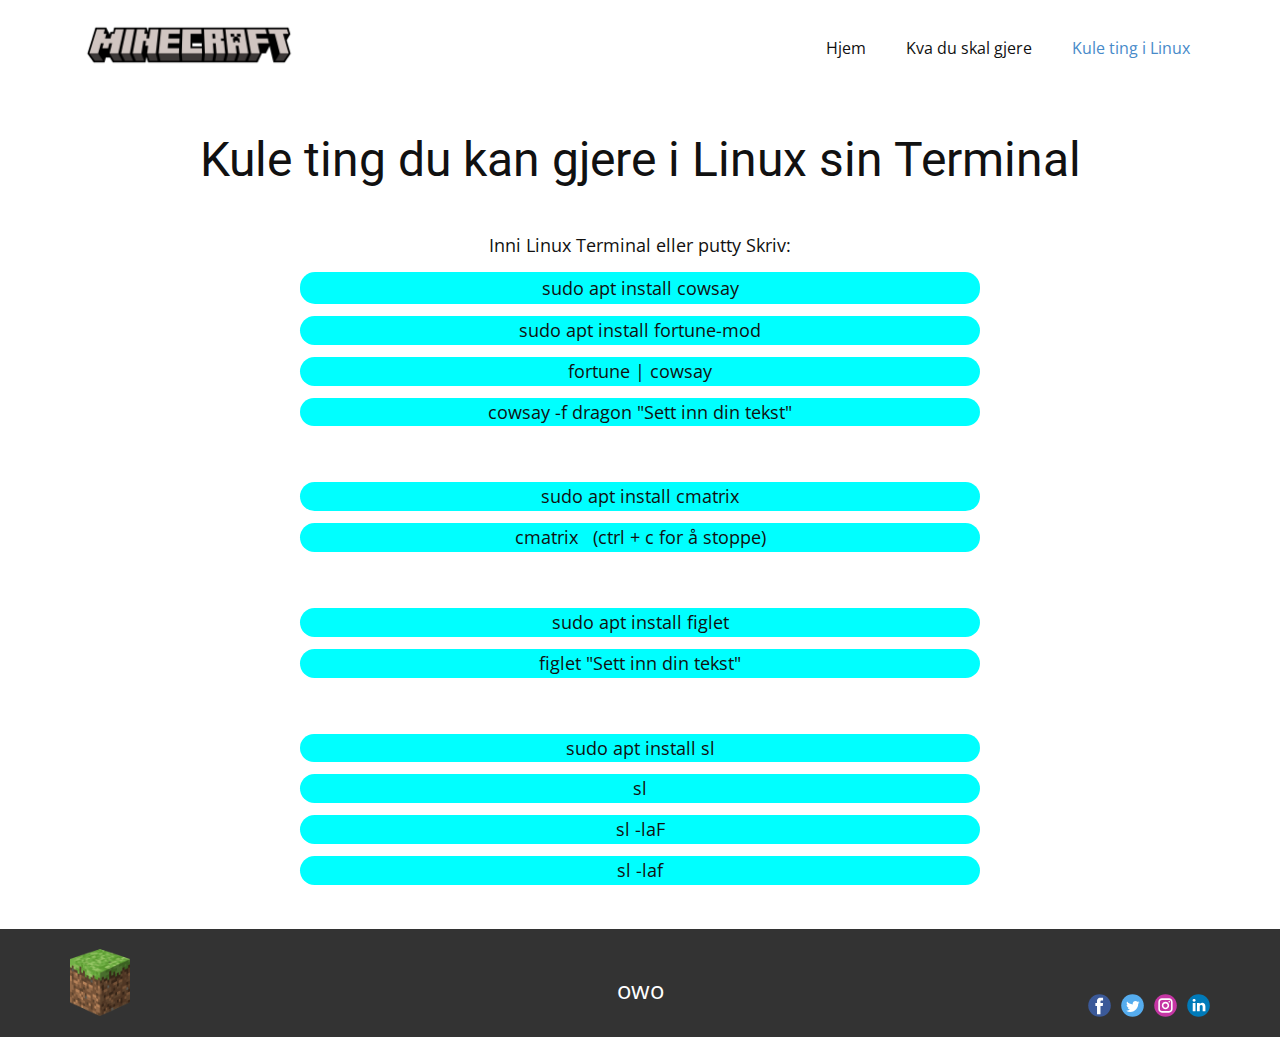
<file: files/Kule-ting-i-Linux.html>
<!DOCTYPE html>
<html style="font-size: 16px;" lang="en"><head>
    <meta name="viewport" content="width=device-width, initial-scale=1.0">
    <meta charset="utf-8">
    <meta name="keywords" content="Kule ting du kan gjere i Linux">
    <meta name="description" content="">
    <title>Kule ting i Linux</title>
    <link rel="stylesheet" href="nicepage.css" media="screen">
<link rel="stylesheet" href="Kule-ting-i-Linux.css" media="screen">
    <script class="u-script" type="text/javascript" src="jquery.js" defer=""></script>
    <script class="u-script" type="text/javascript" src="nicepage.js" defer=""></script>
    <meta name="generator" content="Nicepage 4.19.3, nicepage.com">
    
    <link id="u-theme-google-font" rel="stylesheet" href="https://fonts.googleapis.com/css?family=Roboto:100,100i,300,300i,400,400i,500,500i,700,700i,900,900i|Open+Sans:300,300i,400,400i,500,500i,600,600i,700,700i,800,800i">
    
    
    <script type="application/ld+json">{
		"@context": "http://schema.org",
		"@type": "Organization",
		"name": "",
		"logo": "images/minecraft-logopng.png",
		"sameAs": []
}</script>
    <meta name="theme-color" content="#478ac9">
    <meta property="og:title" content="Kule ting i Linux">
    <meta property="og:type" content="website">
  </head>
  <body class="u-body u-xl-mode" data-lang="en"><header class="u-clearfix u-header u-header" id="sec-b374"><div class="u-clearfix u-sheet u-valign-middle u-sheet-1">
        <a href="Hjem.html" class="u-image u-logo u-image-1" title="Hjem" data-image-width="4096" data-image-height="1198">
          <img src="images/minecraft-logopng.png" class="u-logo-image u-logo-image-1">
        </a>
        <nav class="u-menu u-menu-one-level u-offcanvas u-menu-1">
          <div class="menu-collapse" style="font-size: 1rem; letter-spacing: 0px;">
            <a class="u-button-style u-custom-left-right-menu-spacing u-custom-padding-bottom u-custom-top-bottom-menu-spacing u-nav-link u-text-active-palette-1-base u-text-hover-palette-2-base" href="#">
              <svg class="u-svg-link" viewBox="0 0 24 24"><use xmlns:xlink="http://www.w3.org/1999/xlink" xlink:href="#menu-hamburger"></use></svg>
              <svg class="u-svg-content" version="1.1" id="menu-hamburger" viewBox="0 0 16 16" x="0px" y="0px" xmlns:xlink="http://www.w3.org/1999/xlink" xmlns="http://www.w3.org/2000/svg"><g><rect y="1" width="16" height="2"></rect><rect y="7" width="16" height="2"></rect><rect y="13" width="16" height="2"></rect>
</g></svg>
            </a>
          </div>
          <div class="u-custom-menu u-nav-container">
            <ul class="u-nav u-unstyled u-nav-1"><li class="u-nav-item"><a class="u-button-style u-nav-link u-text-active-palette-1-base u-text-hover-palette-2-base" href="Hjem.html" style="padding: 10px 20px;">Hjem</a>
</li><li class="u-nav-item"><a class="u-button-style u-nav-link u-text-active-palette-1-base u-text-hover-palette-2-base" href="Kva-du-skal-gjere.html" style="padding: 10px 20px;">Kva du skal gjere</a>
</li><li class="u-nav-item"><a class="u-button-style u-nav-link u-text-active-palette-1-base u-text-hover-palette-2-base" href="Kule-ting-i-Linux.html" style="padding: 10px 20px;">Kule ting i Linux</a>
</li></ul>
          </div>
          <div class="u-custom-menu u-nav-container-collapse">
            <div class="u-black u-container-style u-inner-container-layout u-opacity u-opacity-95 u-sidenav">
              <div class="u-inner-container-layout u-sidenav-overflow">
                <div class="u-menu-close"></div>
                <ul class="u-align-center u-nav u-popupmenu-items u-unstyled u-nav-2"><li class="u-nav-item"><a class="u-button-style u-nav-link" href="Hjem.html">Hjem</a>
</li><li class="u-nav-item"><a class="u-button-style u-nav-link" href="Kva-du-skal-gjere.html">Kva du skal gjere</a>
</li><li class="u-nav-item"><a class="u-button-style u-nav-link" href="Kule-ting-i-Linux.html">Kule ting i Linux</a>
</li></ul>
              </div>
            </div>
            <div class="u-black u-menu-overlay u-opacity u-opacity-70"></div>
          </div>
        </nav>
      </div></header>
    <section class="u-align-center u-clearfix u-section-1" id="sec-c51e">
      <div class="u-clearfix u-sheet u-valign-middle u-sheet-1">
        <h1 class="u-text u-text-default u-text-1">Kule ting du kan gjere i Linux sin Terminal</h1>
        <p class="u-text u-text-2"> Inni Linux Terminal eller putty Skriv:<br>
        </p>
        <p class="command u-text u-text-3">sudo apt install cowsay<br>
        </p>
        <p class="command u-text u-text-4"> sudo apt install fortune-mod<br>
        </p>
        <p class="command u-text u-text-5"> fortune | cowsay<br>
        </p>
        <p class="command u-text u-text-6"> cowsay -f dragon "Sett inn din tekst"<br>
        </p>
        <p class="command u-text u-text-7"> sudo apt install cmatrix<br>
        </p>
        <p class="command u-text u-text-8"> cmatrix&nbsp; &nbsp;(ctrl + c for å stoppe)<br>
        </p>
        <p class="command u-text u-text-9"> sudo apt install figlet<br>
        </p>
        <p class="command u-text u-text-10"> figlet "Sett inn din tekst"<br>
        </p>
        <p class="command u-text u-text-11"> sudo apt install sl<br>
        </p>
        <p class="command u-text u-text-12"> sl<br>
        </p>
        <p class="command u-text u-text-13"> sl -laF<span style="font-size: 1.125rem;"></span>
          <br>
        </p>
        <p class="command u-text u-text-14"> sl -laf</p>
      </div>
    </section>
    
    
    <footer class="u-align-center-md u-align-center-sm u-align-center-xs u-clearfix u-footer u-grey-80" id="sec-f1c8"><div class="u-clearfix u-sheet u-sheet-1">
        <a href="Hjem.html#sec-ecdd" class="u-image u-logo u-image-1" data-image-width="273" data-image-height="300" title="Hjem">
          <img src="images/minecraft-block.png" class="u-logo-image u-logo-image-1">
        </a>
        <p class="u-align-center-lg u-align-center-md u-align-center-xl u-text u-text-1">owo</p>
        <div class="u-align-left u-social-icons u-spacing-10 u-social-icons-1">
          <a class="u-social-url" title="facebook" target="_blank" href=""><span class="u-icon u-social-facebook u-social-icon u-icon-1"><svg class="u-svg-link" preserveAspectRatio="xMidYMin slice" viewBox="0 0 112 112" style=""><use xmlns:xlink="http://www.w3.org/1999/xlink" xlink:href="#svg-af78"></use></svg><svg class="u-svg-content" viewBox="0 0 112 112" x="0" y="0" id="svg-af78"><circle fill="currentColor" cx="56.1" cy="56.1" r="55"></circle><path fill="#FFFFFF" d="M73.5,31.6h-9.1c-1.4,0-3.6,0.8-3.6,3.9v8.5h12.6L72,58.3H60.8v40.8H43.9V58.3h-8V43.9h8v-9.2
            c0-6.7,3.1-17,17-17h12.5v13.9H73.5z"></path></svg></span>
          </a>
          <a class="u-social-url" title="twitter" target="_blank" href=""><span class="u-icon u-social-icon u-social-twitter u-icon-2"><svg class="u-svg-link" preserveAspectRatio="xMidYMin slice" viewBox="0 0 112 112" style=""><use xmlns:xlink="http://www.w3.org/1999/xlink" xlink:href="#svg-032d"></use></svg><svg class="u-svg-content" viewBox="0 0 112 112" x="0" y="0" id="svg-032d"><circle fill="currentColor" class="st0" cx="56.1" cy="56.1" r="55"></circle><path fill="#FFFFFF" d="M83.8,47.3c0,0.6,0,1.2,0,1.7c0,17.7-13.5,38.2-38.2,38.2C38,87.2,31,85,25,81.2c1,0.1,2.1,0.2,3.2,0.2
            c6.3,0,12.1-2.1,16.7-5.7c-5.9-0.1-10.8-4-12.5-9.3c0.8,0.2,1.7,0.2,2.5,0.2c1.2,0,2.4-0.2,3.5-0.5c-6.1-1.2-10.8-6.7-10.8-13.1
            c0-0.1,0-0.1,0-0.2c1.8,1,3.9,1.6,6.1,1.7c-3.6-2.4-6-6.5-6-11.2c0-2.5,0.7-4.8,1.8-6.7c6.6,8.1,16.5,13.5,27.6,14
            c-0.2-1-0.3-2-0.3-3.1c0-7.4,6-13.4,13.4-13.4c3.9,0,7.3,1.6,9.8,4.2c3.1-0.6,5.9-1.7,8.5-3.3c-1,3.1-3.1,5.8-5.9,7.4
            c2.7-0.3,5.3-1,7.7-2.1C88.7,43,86.4,45.4,83.8,47.3z"></path></svg></span>
          </a>
          <a class="u-social-url" title="instagram" target="_blank" href=""><span class="u-icon u-social-icon u-social-instagram u-icon-3"><svg class="u-svg-link" preserveAspectRatio="xMidYMin slice" viewBox="0 0 112 112" style=""><use xmlns:xlink="http://www.w3.org/1999/xlink" xlink:href="#svg-6fe5"></use></svg><svg class="u-svg-content" viewBox="0 0 112 112" x="0" y="0" id="svg-6fe5"><circle fill="currentColor" cx="56.1" cy="56.1" r="55"></circle><path fill="#FFFFFF" d="M55.9,38.2c-9.9,0-17.9,8-17.9,17.9C38,66,46,74,55.9,74c9.9,0,17.9-8,17.9-17.9C73.8,46.2,65.8,38.2,55.9,38.2
            z M55.9,66.4c-5.7,0-10.3-4.6-10.3-10.3c-0.1-5.7,4.6-10.3,10.3-10.3c5.7,0,10.3,4.6,10.3,10.3C66.2,61.8,61.6,66.4,55.9,66.4z"></path><path fill="#FFFFFF" d="M74.3,33.5c-2.3,0-4.2,1.9-4.2,4.2s1.9,4.2,4.2,4.2s4.2-1.9,4.2-4.2S76.6,33.5,74.3,33.5z"></path><path fill="#FFFFFF" d="M73.1,21.3H38.6c-9.7,0-17.5,7.9-17.5,17.5v34.5c0,9.7,7.9,17.6,17.5,17.6h34.5c9.7,0,17.5-7.9,17.5-17.5V38.8
            C90.6,29.1,82.7,21.3,73.1,21.3z M83,73.3c0,5.5-4.5,9.9-9.9,9.9H38.6c-5.5,0-9.9-4.5-9.9-9.9V38.8c0-5.5,4.5-9.9,9.9-9.9h34.5
            c5.5,0,9.9,4.5,9.9,9.9V73.3z"></path></svg></span>
          </a>
          <a class="u-social-url" title="linkedin" target="_blank" href=""><span class="u-icon u-social-icon u-social-linkedin u-icon-4"><svg class="u-svg-link" preserveAspectRatio="xMidYMin slice" viewBox="0 0 112 112" style=""><use xmlns:xlink="http://www.w3.org/1999/xlink" xlink:href="#svg-0dac"></use></svg><svg class="u-svg-content" viewBox="0 0 112 112" x="0" y="0" id="svg-0dac"><circle fill="currentColor" cx="56.1" cy="56.1" r="55"></circle><path fill="#FFFFFF" d="M41.3,83.7H27.9V43.4h13.4V83.7z M34.6,37.9L34.6,37.9c-4.6,0-7.5-3.1-7.5-7c0-4,3-7,7.6-7s7.4,3,7.5,7
            C42.2,34.8,39.2,37.9,34.6,37.9z M89.6,83.7H76.2V62.2c0-5.4-1.9-9.1-6.8-9.1c-3.7,0-5.9,2.5-6.9,4.9c-0.4,0.9-0.4,2.1-0.4,3.3v22.5
            H48.7c0,0,0.2-36.5,0-40.3h13.4v5.7c1.8-2.7,5-6.7,12.1-6.7c8.8,0,15.4,5.8,15.4,18.1V83.7z"></path></svg></span>
          </a>
        </div>
      </div></footer>
</body></html>
</file>
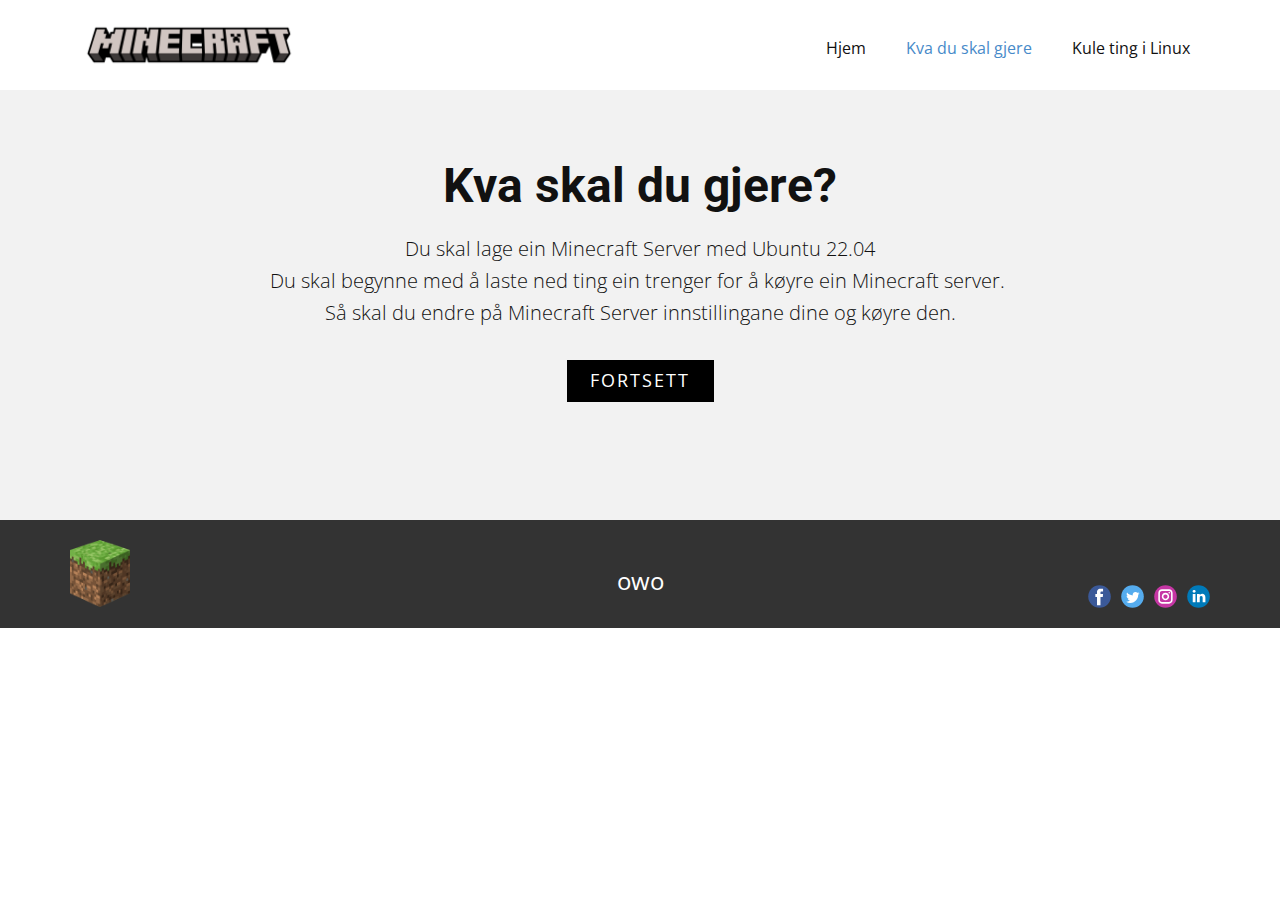
<file: files/Kva-du-skal-gjere.html>
<!DOCTYPE html>
<html style="font-size: 16px;" lang="en"><head>
    <meta name="viewport" content="width=device-width, initial-scale=1.0">
    <meta charset="utf-8">
    <meta name="keywords" content="Kva skal du gjere?">
    <meta name="description" content="">
    <title>Kva du skal gjere</title>
    <link rel="stylesheet" href="nicepage.css" media="screen">
<link rel="stylesheet" href="Kva-du-skal-gjere.css" media="screen">
    <script class="u-script" type="text/javascript" src="jquery.js" defer=""></script>
    <script class="u-script" type="text/javascript" src="nicepage.js" defer=""></script>
    <meta name="generator" content="Nicepage 4.19.3, nicepage.com">
    <link id="u-theme-google-font" rel="stylesheet" href="https://fonts.googleapis.com/css?family=Roboto:100,100i,300,300i,400,400i,500,500i,700,700i,900,900i|Open+Sans:300,300i,400,400i,500,500i,600,600i,700,700i,800,800i">
    
    
    <script type="application/ld+json">{
		"@context": "http://schema.org",
		"@type": "Organization",
		"name": "",
		"logo": "images/minecraft-logopng.png",
		"sameAs": []
}</script>
    <meta name="theme-color" content="#478ac9">
    <meta property="og:title" content="Kva du skal gjere">
    <meta property="og:type" content="website">
  </head>
  <body class="u-body u-xl-mode" data-lang="en"><header class="u-clearfix u-header u-header" id="sec-b374"><div class="u-clearfix u-sheet u-valign-middle u-sheet-1">
        <a href="Hjem.html" class="u-image u-logo u-image-1" title="Hjem" data-image-width="4096" data-image-height="1198">
          <img src="images/minecraft-logopng.png" class="u-logo-image u-logo-image-1">
        </a>
        <nav class="u-menu u-menu-one-level u-offcanvas u-menu-1">
          <div class="menu-collapse" style="font-size: 1rem; letter-spacing: 0px;">
            <a class="u-button-style u-custom-left-right-menu-spacing u-custom-padding-bottom u-custom-top-bottom-menu-spacing u-nav-link u-text-active-palette-1-base u-text-hover-palette-2-base" href="#">
              <svg class="u-svg-link" viewBox="0 0 24 24"><use xmlns:xlink="http://www.w3.org/1999/xlink" xlink:href="#menu-hamburger"></use></svg>
              <svg class="u-svg-content" version="1.1" id="menu-hamburger" viewBox="0 0 16 16" x="0px" y="0px" xmlns:xlink="http://www.w3.org/1999/xlink" xmlns="http://www.w3.org/2000/svg"><g><rect y="1" width="16" height="2"></rect><rect y="7" width="16" height="2"></rect><rect y="13" width="16" height="2"></rect>
</g></svg>
            </a>
          </div>
          <div class="u-custom-menu u-nav-container">
            <ul class="u-nav u-unstyled u-nav-1"><li class="u-nav-item"><a class="u-button-style u-nav-link u-text-active-palette-1-base u-text-hover-palette-2-base" href="Hjem.html" style="padding: 10px 20px;">Hjem</a>
</li><li class="u-nav-item"><a class="u-button-style u-nav-link u-text-active-palette-1-base u-text-hover-palette-2-base" href="Kva-du-skal-gjere.html" style="padding: 10px 20px;">Kva du skal gjere</a>
</li><li class="u-nav-item"><a class="u-button-style u-nav-link u-text-active-palette-1-base u-text-hover-palette-2-base" href="Kule-ting-i-Linux.html" style="padding: 10px 20px;">Kule ting i Linux</a>
</li></ul>
          </div>
          <div class="u-custom-menu u-nav-container-collapse">
            <div class="u-black u-container-style u-inner-container-layout u-opacity u-opacity-95 u-sidenav">
              <div class="u-inner-container-layout u-sidenav-overflow">
                <div class="u-menu-close"></div>
                <ul class="u-align-center u-nav u-popupmenu-items u-unstyled u-nav-2"><li class="u-nav-item"><a class="u-button-style u-nav-link" href="Hjem.html">Hjem</a>
</li><li class="u-nav-item"><a class="u-button-style u-nav-link" href="Kva-du-skal-gjere.html">Kva du skal gjere</a>
</li><li class="u-nav-item"><a class="u-button-style u-nav-link" href="Kule-ting-i-Linux.html">Kule ting i Linux</a>
</li></ul>
              </div>
            </div>
            <div class="u-black u-menu-overlay u-opacity u-opacity-70"></div>
          </div>
        </nav>
      </div></header>
    <section class="u-align-center u-clearfix u-grey-5 u-section-1" id="sec-5ba6">
      <div class="u-clearfix u-sheet u-sheet-1">
        <h1 class="u-text u-text-default u-text-1">Kva skal du gjere?</h1>
        <p class="u-text u-text-2"> Du skal lage ein Minecraft Server med Ubuntu 22.04<br>Du skal begynne med å laste ned ting ein trenger for å køyre ein Minecraft server.&nbsp;<br>Så skal du endre på Minecraft Server innstillingane dine og køyre den.
        </p>
        <a href="Hjem.html#sec-cafa" class="u-black u-btn u-button-style u-color-scheme-summer-time u-color-style-multicolor-1 u-btn-1">Fortsett</a>
      </div>
    </section>
    
    
    <footer class="u-align-center-md u-align-center-sm u-align-center-xs u-clearfix u-footer u-grey-80" id="sec-f1c8"><div class="u-clearfix u-sheet u-sheet-1">
        <a href="Hjem.html#sec-ecdd" class="u-image u-logo u-image-1" data-image-width="273" data-image-height="300" title="Hjem">
          <img src="images/minecraft-block.png" class="u-logo-image u-logo-image-1">
        </a>
        <p class="u-align-center-lg u-align-center-md u-align-center-xl u-text u-text-1">owo</p>
        <div class="u-align-left u-social-icons u-spacing-10 u-social-icons-1">
          <a class="u-social-url" title="facebook" target="_blank" href=""><span class="u-icon u-social-facebook u-social-icon u-icon-1"><svg class="u-svg-link" preserveAspectRatio="xMidYMin slice" viewBox="0 0 112 112" style=""><use xmlns:xlink="http://www.w3.org/1999/xlink" xlink:href="#svg-af78"></use></svg><svg class="u-svg-content" viewBox="0 0 112 112" x="0" y="0" id="svg-af78"><circle fill="currentColor" cx="56.1" cy="56.1" r="55"></circle><path fill="#FFFFFF" d="M73.5,31.6h-9.1c-1.4,0-3.6,0.8-3.6,3.9v8.5h12.6L72,58.3H60.8v40.8H43.9V58.3h-8V43.9h8v-9.2
            c0-6.7,3.1-17,17-17h12.5v13.9H73.5z"></path></svg></span>
          </a>
          <a class="u-social-url" title="twitter" target="_blank" href=""><span class="u-icon u-social-icon u-social-twitter u-icon-2"><svg class="u-svg-link" preserveAspectRatio="xMidYMin slice" viewBox="0 0 112 112" style=""><use xmlns:xlink="http://www.w3.org/1999/xlink" xlink:href="#svg-032d"></use></svg><svg class="u-svg-content" viewBox="0 0 112 112" x="0" y="0" id="svg-032d"><circle fill="currentColor" class="st0" cx="56.1" cy="56.1" r="55"></circle><path fill="#FFFFFF" d="M83.8,47.3c0,0.6,0,1.2,0,1.7c0,17.7-13.5,38.2-38.2,38.2C38,87.2,31,85,25,81.2c1,0.1,2.1,0.2,3.2,0.2
            c6.3,0,12.1-2.1,16.7-5.7c-5.9-0.1-10.8-4-12.5-9.3c0.8,0.2,1.7,0.2,2.5,0.2c1.2,0,2.4-0.2,3.5-0.5c-6.1-1.2-10.8-6.7-10.8-13.1
            c0-0.1,0-0.1,0-0.2c1.8,1,3.9,1.6,6.1,1.7c-3.6-2.4-6-6.5-6-11.2c0-2.5,0.7-4.8,1.8-6.7c6.6,8.1,16.5,13.5,27.6,14
            c-0.2-1-0.3-2-0.3-3.1c0-7.4,6-13.4,13.4-13.4c3.9,0,7.3,1.6,9.8,4.2c3.1-0.6,5.9-1.7,8.5-3.3c-1,3.1-3.1,5.8-5.9,7.4
            c2.7-0.3,5.3-1,7.7-2.1C88.7,43,86.4,45.4,83.8,47.3z"></path></svg></span>
          </a>
          <a class="u-social-url" title="instagram" target="_blank" href=""><span class="u-icon u-social-icon u-social-instagram u-icon-3"><svg class="u-svg-link" preserveAspectRatio="xMidYMin slice" viewBox="0 0 112 112" style=""><use xmlns:xlink="http://www.w3.org/1999/xlink" xlink:href="#svg-6fe5"></use></svg><svg class="u-svg-content" viewBox="0 0 112 112" x="0" y="0" id="svg-6fe5"><circle fill="currentColor" cx="56.1" cy="56.1" r="55"></circle><path fill="#FFFFFF" d="M55.9,38.2c-9.9,0-17.9,8-17.9,17.9C38,66,46,74,55.9,74c9.9,0,17.9-8,17.9-17.9C73.8,46.2,65.8,38.2,55.9,38.2
            z M55.9,66.4c-5.7,0-10.3-4.6-10.3-10.3c-0.1-5.7,4.6-10.3,10.3-10.3c5.7,0,10.3,4.6,10.3,10.3C66.2,61.8,61.6,66.4,55.9,66.4z"></path><path fill="#FFFFFF" d="M74.3,33.5c-2.3,0-4.2,1.9-4.2,4.2s1.9,4.2,4.2,4.2s4.2-1.9,4.2-4.2S76.6,33.5,74.3,33.5z"></path><path fill="#FFFFFF" d="M73.1,21.3H38.6c-9.7,0-17.5,7.9-17.5,17.5v34.5c0,9.7,7.9,17.6,17.5,17.6h34.5c9.7,0,17.5-7.9,17.5-17.5V38.8
            C90.6,29.1,82.7,21.3,73.1,21.3z M83,73.3c0,5.5-4.5,9.9-9.9,9.9H38.6c-5.5,0-9.9-4.5-9.9-9.9V38.8c0-5.5,4.5-9.9,9.9-9.9h34.5
            c5.5,0,9.9,4.5,9.9,9.9V73.3z"></path></svg></span>
          </a>
          <a class="u-social-url" title="linkedin" target="_blank" href=""><span class="u-icon u-social-icon u-social-linkedin u-icon-4"><svg class="u-svg-link" preserveAspectRatio="xMidYMin slice" viewBox="0 0 112 112" style=""><use xmlns:xlink="http://www.w3.org/1999/xlink" xlink:href="#svg-0dac"></use></svg><svg class="u-svg-content" viewBox="0 0 112 112" x="0" y="0" id="svg-0dac"><circle fill="currentColor" cx="56.1" cy="56.1" r="55"></circle><path fill="#FFFFFF" d="M41.3,83.7H27.9V43.4h13.4V83.7z M34.6,37.9L34.6,37.9c-4.6,0-7.5-3.1-7.5-7c0-4,3-7,7.6-7s7.4,3,7.5,7
            C42.2,34.8,39.2,37.9,34.6,37.9z M89.6,83.7H76.2V62.2c0-5.4-1.9-9.1-6.8-9.1c-3.7,0-5.9,2.5-6.9,4.9c-0.4,0.9-0.4,2.1-0.4,3.3v22.5
            H48.7c0,0,0.2-36.5,0-40.3h13.4v5.7c1.8-2.7,5-6.7,12.1-6.7c8.8,0,15.4,5.8,15.4,18.1V83.7z"></path></svg></span>
          </a>
        </div>
      </div></footer>
</body></html>
</file>
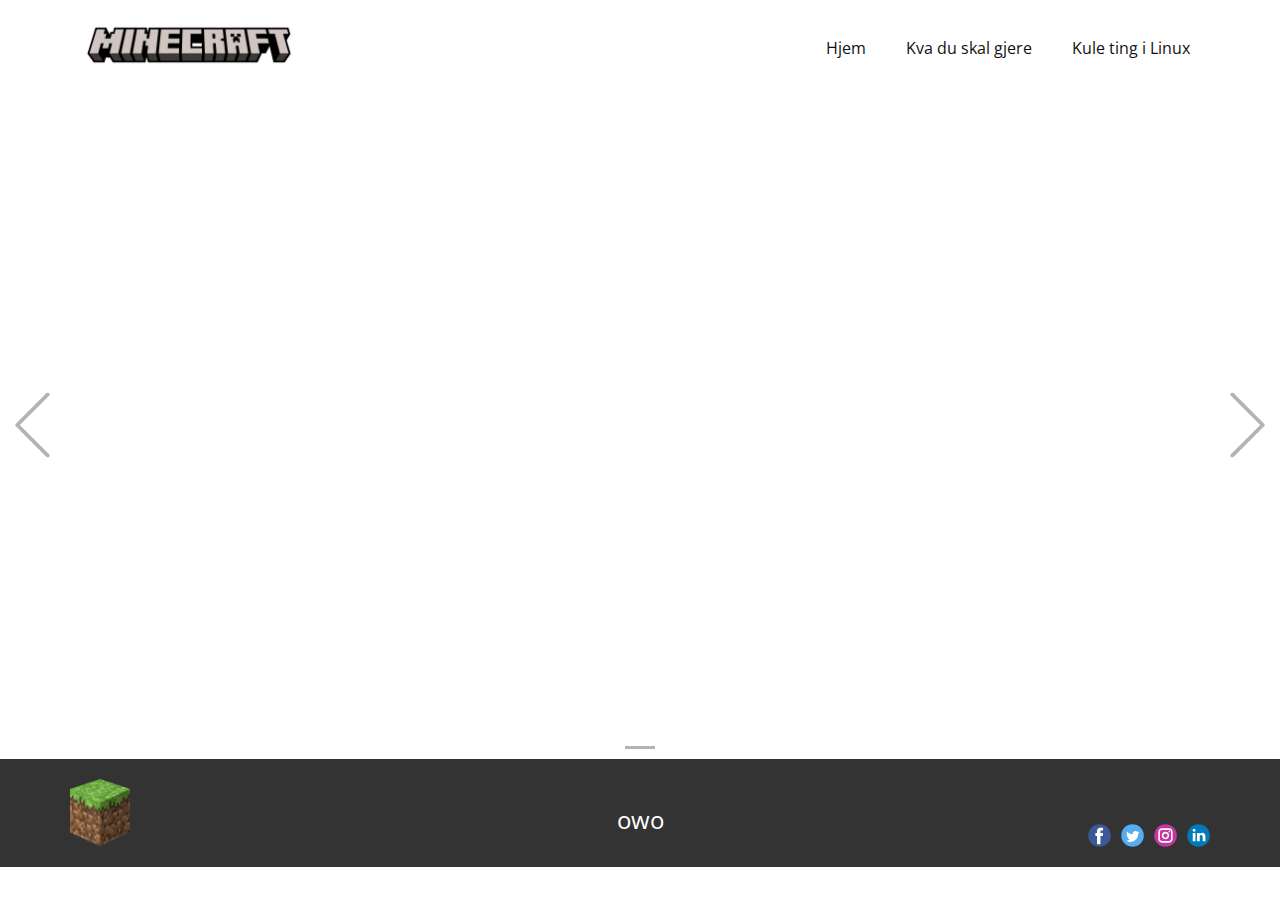
<file: files/Minecraft-Settings.html>
<!DOCTYPE html>
<html style="font-size: 16px;" lang="en"><head>
    <meta name="viewport" content="width=device-width, initial-scale=1.0">
    <meta charset="utf-8">
    <meta name="keywords" content="">
    <meta name="description" content="">
    <title>Minecraft Settings</title>
    <link rel="stylesheet" href="nicepage.css" media="screen">
<link rel="stylesheet" href="Minecraft-Settings.css" media="screen">
    <script class="u-script" type="text/javascript" src="jquery.js" defer=""></script>
    <script class="u-script" type="text/javascript" src="nicepage.js" defer=""></script>
    <meta name="generator" content="Nicepage 4.19.3, nicepage.com">
    <link id="u-theme-google-font" rel="stylesheet" href="https://fonts.googleapis.com/css?family=Roboto:100,100i,300,300i,400,400i,500,500i,700,700i,900,900i|Open+Sans:300,300i,400,400i,500,500i,600,600i,700,700i,800,800i">
    
    
    <script type="application/ld+json">{
		"@context": "http://schema.org",
		"@type": "Organization",
		"name": "",
		"logo": "images/minecraft-logopng.png",
		"sameAs": []
}</script>
    <meta name="theme-color" content="#478ac9">
    <meta property="og:title" content="Minecraft Settings">
    <meta property="og:type" content="website">
  </head>
  <body class="u-body u-xl-mode" data-lang="en"><header class="u-clearfix u-header u-header" id="sec-b374"><div class="u-clearfix u-sheet u-valign-middle u-sheet-1">
        <a href="Hjem.html" class="u-image u-logo u-image-1" title="Hjem" data-image-width="4096" data-image-height="1198">
          <img src="images/minecraft-logopng.png" class="u-logo-image u-logo-image-1">
        </a>
        <nav class="u-menu u-menu-one-level u-offcanvas u-menu-1">
          <div class="menu-collapse" style="font-size: 1rem; letter-spacing: 0px;">
            <a class="u-button-style u-custom-left-right-menu-spacing u-custom-padding-bottom u-custom-top-bottom-menu-spacing u-nav-link u-text-active-palette-1-base u-text-hover-palette-2-base" href="#">
              <svg class="u-svg-link" viewBox="0 0 24 24"><use xmlns:xlink="http://www.w3.org/1999/xlink" xlink:href="#menu-hamburger"></use></svg>
              <svg class="u-svg-content" version="1.1" id="menu-hamburger" viewBox="0 0 16 16" x="0px" y="0px" xmlns:xlink="http://www.w3.org/1999/xlink" xmlns="http://www.w3.org/2000/svg"><g><rect y="1" width="16" height="2"></rect><rect y="7" width="16" height="2"></rect><rect y="13" width="16" height="2"></rect>
</g></svg>
            </a>
          </div>
          <div class="u-custom-menu u-nav-container">
            <ul class="u-nav u-unstyled u-nav-1"><li class="u-nav-item"><a class="u-button-style u-nav-link u-text-active-palette-1-base u-text-hover-palette-2-base" href="Hjem.html" style="padding: 10px 20px;">Hjem</a>
</li><li class="u-nav-item"><a class="u-button-style u-nav-link u-text-active-palette-1-base u-text-hover-palette-2-base" href="Kva-du-skal-gjere.html" style="padding: 10px 20px;">Kva du skal gjere</a>
</li><li class="u-nav-item"><a class="u-button-style u-nav-link u-text-active-palette-1-base u-text-hover-palette-2-base" href="Kule-ting-i-Linux.html" style="padding: 10px 20px;">Kule ting i Linux</a>
</li></ul>
          </div>
          <div class="u-custom-menu u-nav-container-collapse">
            <div class="u-black u-container-style u-inner-container-layout u-opacity u-opacity-95 u-sidenav">
              <div class="u-inner-container-layout u-sidenav-overflow">
                <div class="u-menu-close"></div>
                <ul class="u-align-center u-nav u-popupmenu-items u-unstyled u-nav-2"><li class="u-nav-item"><a class="u-button-style u-nav-link" href="Hjem.html">Hjem</a>
</li><li class="u-nav-item"><a class="u-button-style u-nav-link" href="Kva-du-skal-gjere.html">Kva du skal gjere</a>
</li><li class="u-nav-item"><a class="u-button-style u-nav-link" href="Kule-ting-i-Linux.html">Kule ting i Linux</a>
</li></ul>
              </div>
            </div>
            <div class="u-black u-menu-overlay u-opacity u-opacity-70"></div>
          </div>
        </nav>
      </div></header>
    <section class="u-carousel u-slide u-block-308b-1" id="carousel_1024" data-interval="5000" data-u-ride="carousel">
      <ol class="u-absolute-hcenter u-carousel-indicators u-block-308b-2">
        <li data-u-target="#carousel_1024" class="u-active u-grey-30" data-u-slide-to="0"></li>
      </ol>
      <div class="u-carousel-inner" role="listbox">
        <div class="u-active u-carousel-item u-clearfix u-section-1-1">
          <div class="u-align-left u-clearfix u-sheet u-sheet-1"></div>
        </div>
      </div>
      <a class="u-absolute-vcenter u-carousel-control u-carousel-control-prev u-text-grey-30 u-block-308b-3" href="#carousel_1024" role="button" data-u-slide="prev">
        <span aria-hidden="true">
          <svg class="u-svg-link" viewBox="0 0 477.175 477.175"><path d="M145.188,238.575l215.5-215.5c5.3-5.3,5.3-13.8,0-19.1s-13.8-5.3-19.1,0l-225.1,225.1c-5.3,5.3-5.3,13.8,0,19.1l225.1,225
                    c2.6,2.6,6.1,4,9.5,4s6.9-1.3,9.5-4c5.3-5.3,5.3-13.8,0-19.1L145.188,238.575z"></path></svg>
        </span>
        <span class="sr-only">Previous</span>
      </a>
      <a class="u-absolute-vcenter u-carousel-control u-carousel-control-next u-text-grey-30 u-block-308b-4" href="#carousel_1024" role="button" data-u-slide="next">
        <span aria-hidden="true">
          <svg class="u-svg-link" viewBox="0 0 477.175 477.175"><path d="M360.731,229.075l-225.1-225.1c-5.3-5.3-13.8-5.3-19.1,0s-5.3,13.8,0,19.1l215.5,215.5l-215.5,215.5
                    c-5.3,5.3-5.3,13.8,0,19.1c2.6,2.6,6.1,4,9.5,4c3.4,0,6.9-1.3,9.5-4l225.1-225.1C365.931,242.875,365.931,234.275,360.731,229.075z"></path></svg>
        </span>
        <span class="sr-only">Next</span>
      </a>
    </section>
    
    
    <footer class="u-align-center-md u-align-center-sm u-align-center-xs u-clearfix u-footer u-grey-80" id="sec-f1c8"><div class="u-clearfix u-sheet u-sheet-1">
        <a href="Hjem.html#sec-ecdd" class="u-image u-logo u-image-1" data-image-width="273" data-image-height="300" title="Hjem">
          <img src="images/minecraft-block.png" class="u-logo-image u-logo-image-1">
        </a>
        <p class="u-align-center-lg u-align-center-md u-align-center-xl u-text u-text-1">owo</p>
        <div class="u-align-left u-social-icons u-spacing-10 u-social-icons-1">
          <a class="u-social-url" title="facebook" target="_blank" href=""><span class="u-icon u-social-facebook u-social-icon u-icon-1"><svg class="u-svg-link" preserveAspectRatio="xMidYMin slice" viewBox="0 0 112 112" style=""><use xmlns:xlink="http://www.w3.org/1999/xlink" xlink:href="#svg-af78"></use></svg><svg class="u-svg-content" viewBox="0 0 112 112" x="0" y="0" id="svg-af78"><circle fill="currentColor" cx="56.1" cy="56.1" r="55"></circle><path fill="#FFFFFF" d="M73.5,31.6h-9.1c-1.4,0-3.6,0.8-3.6,3.9v8.5h12.6L72,58.3H60.8v40.8H43.9V58.3h-8V43.9h8v-9.2
            c0-6.7,3.1-17,17-17h12.5v13.9H73.5z"></path></svg></span>
          </a>
          <a class="u-social-url" title="twitter" target="_blank" href=""><span class="u-icon u-social-icon u-social-twitter u-icon-2"><svg class="u-svg-link" preserveAspectRatio="xMidYMin slice" viewBox="0 0 112 112" style=""><use xmlns:xlink="http://www.w3.org/1999/xlink" xlink:href="#svg-032d"></use></svg><svg class="u-svg-content" viewBox="0 0 112 112" x="0" y="0" id="svg-032d"><circle fill="currentColor" class="st0" cx="56.1" cy="56.1" r="55"></circle><path fill="#FFFFFF" d="M83.8,47.3c0,0.6,0,1.2,0,1.7c0,17.7-13.5,38.2-38.2,38.2C38,87.2,31,85,25,81.2c1,0.1,2.1,0.2,3.2,0.2
            c6.3,0,12.1-2.1,16.7-5.7c-5.9-0.1-10.8-4-12.5-9.3c0.8,0.2,1.7,0.2,2.5,0.2c1.2,0,2.4-0.2,3.5-0.5c-6.1-1.2-10.8-6.7-10.8-13.1
            c0-0.1,0-0.1,0-0.2c1.8,1,3.9,1.6,6.1,1.7c-3.6-2.4-6-6.5-6-11.2c0-2.5,0.7-4.8,1.8-6.7c6.6,8.1,16.5,13.5,27.6,14
            c-0.2-1-0.3-2-0.3-3.1c0-7.4,6-13.4,13.4-13.4c3.9,0,7.3,1.6,9.8,4.2c3.1-0.6,5.9-1.7,8.5-3.3c-1,3.1-3.1,5.8-5.9,7.4
            c2.7-0.3,5.3-1,7.7-2.1C88.7,43,86.4,45.4,83.8,47.3z"></path></svg></span>
          </a>
          <a class="u-social-url" title="instagram" target="_blank" href=""><span class="u-icon u-social-icon u-social-instagram u-icon-3"><svg class="u-svg-link" preserveAspectRatio="xMidYMin slice" viewBox="0 0 112 112" style=""><use xmlns:xlink="http://www.w3.org/1999/xlink" xlink:href="#svg-6fe5"></use></svg><svg class="u-svg-content" viewBox="0 0 112 112" x="0" y="0" id="svg-6fe5"><circle fill="currentColor" cx="56.1" cy="56.1" r="55"></circle><path fill="#FFFFFF" d="M55.9,38.2c-9.9,0-17.9,8-17.9,17.9C38,66,46,74,55.9,74c9.9,0,17.9-8,17.9-17.9C73.8,46.2,65.8,38.2,55.9,38.2
            z M55.9,66.4c-5.7,0-10.3-4.6-10.3-10.3c-0.1-5.7,4.6-10.3,10.3-10.3c5.7,0,10.3,4.6,10.3,10.3C66.2,61.8,61.6,66.4,55.9,66.4z"></path><path fill="#FFFFFF" d="M74.3,33.5c-2.3,0-4.2,1.9-4.2,4.2s1.9,4.2,4.2,4.2s4.2-1.9,4.2-4.2S76.6,33.5,74.3,33.5z"></path><path fill="#FFFFFF" d="M73.1,21.3H38.6c-9.7,0-17.5,7.9-17.5,17.5v34.5c0,9.7,7.9,17.6,17.5,17.6h34.5c9.7,0,17.5-7.9,17.5-17.5V38.8
            C90.6,29.1,82.7,21.3,73.1,21.3z M83,73.3c0,5.5-4.5,9.9-9.9,9.9H38.6c-5.5,0-9.9-4.5-9.9-9.9V38.8c0-5.5,4.5-9.9,9.9-9.9h34.5
            c5.5,0,9.9,4.5,9.9,9.9V73.3z"></path></svg></span>
          </a>
          <a class="u-social-url" title="linkedin" target="_blank" href=""><span class="u-icon u-social-icon u-social-linkedin u-icon-4"><svg class="u-svg-link" preserveAspectRatio="xMidYMin slice" viewBox="0 0 112 112" style=""><use xmlns:xlink="http://www.w3.org/1999/xlink" xlink:href="#svg-0dac"></use></svg><svg class="u-svg-content" viewBox="0 0 112 112" x="0" y="0" id="svg-0dac"><circle fill="currentColor" cx="56.1" cy="56.1" r="55"></circle><path fill="#FFFFFF" d="M41.3,83.7H27.9V43.4h13.4V83.7z M34.6,37.9L34.6,37.9c-4.6,0-7.5-3.1-7.5-7c0-4,3-7,7.6-7s7.4,3,7.5,7
            C42.2,34.8,39.2,37.9,34.6,37.9z M89.6,83.7H76.2V62.2c0-5.4-1.9-9.1-6.8-9.1c-3.7,0-5.9,2.5-6.9,4.9c-0.4,0.9-0.4,2.1-0.4,3.3v22.5
            H48.7c0,0,0.2-36.5,0-40.3h13.4v5.7c1.8-2.7,5-6.7,12.1-6.7c8.8,0,15.4,5.8,15.4,18.1V83.7z"></path></svg></span>
          </a>
        </div>
      </div></footer>
</body></html>
</file>
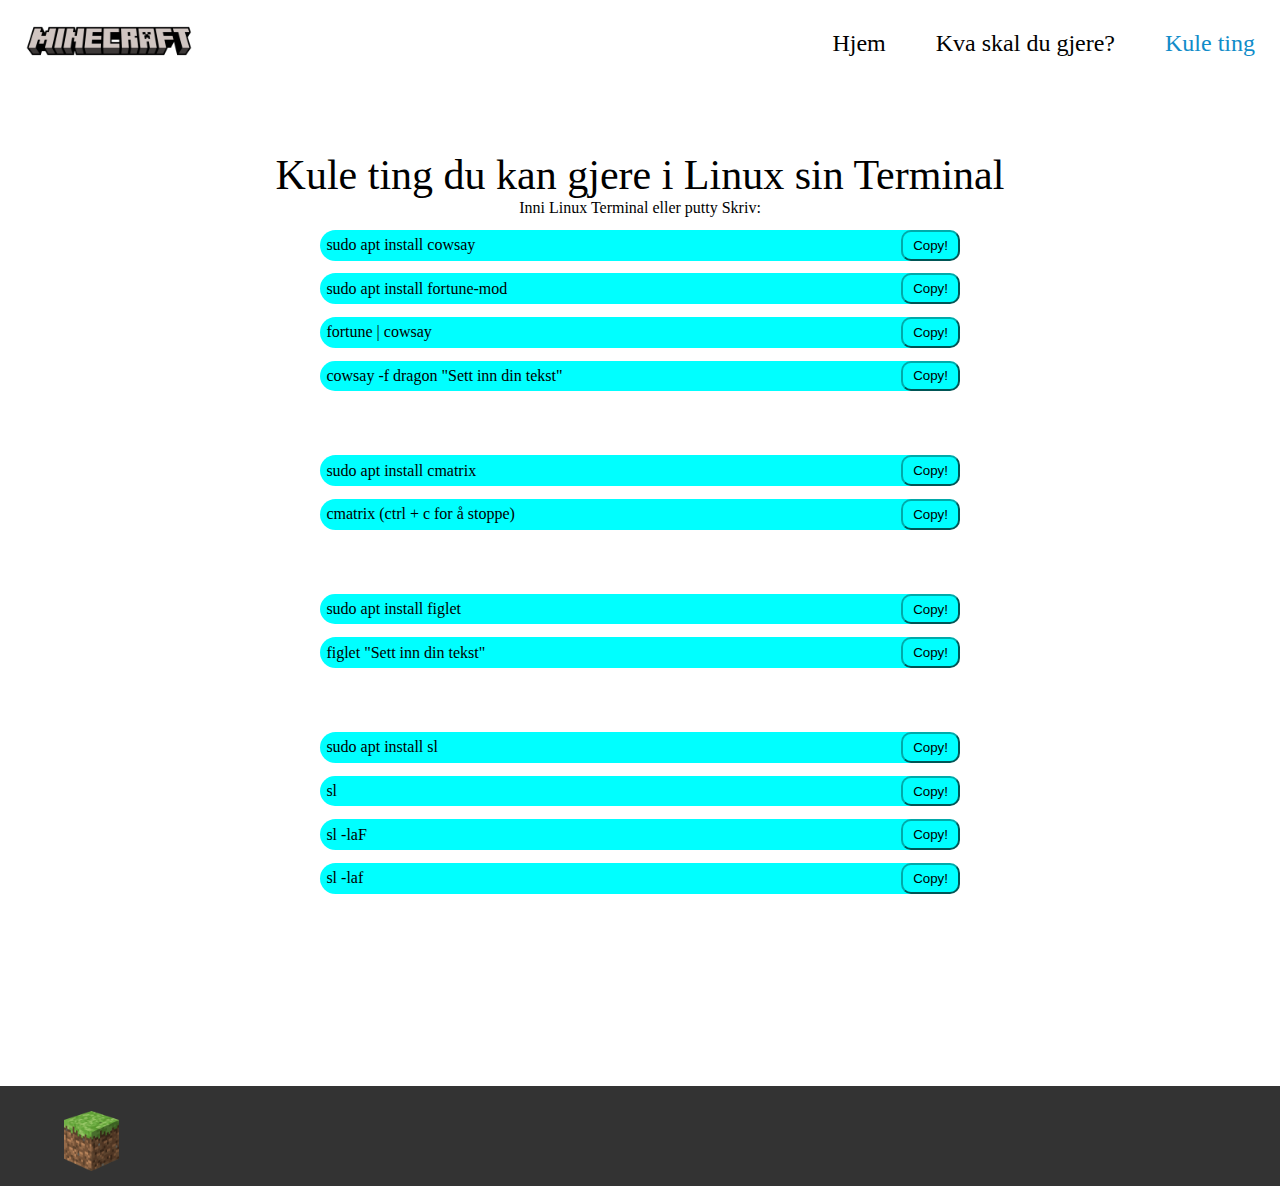
<file: my_files/things.html>
<!DOCTYPE html>
<html lang="en">
<head>
    <meta charset="UTF-8">
    <meta http-equiv="X-UA-Compatible" content="IE=edge">
    <meta name="viewport" content="width=device-width, initial-scale=1.0">
    <link rel="stylesheet" href="styles/things.css">
    <script src="scripts/app.js"></script>
    <title>Kule Ting</title>
</head>
<body>
    
    <header>
        <div class="header_div">

            <div class="logo_div">
                <img src="images/minecraft-logopng.png" class="logo">
            </div>

            <div class="tabs_div">
                <a href="index.html" class="home_tab">Hjem</a>
                <a href="todo.html" class="todo_tab">Kva skal du gjere?</a>
                <p class="things_tab">Kule ting</p>
            </div>

        </div>
    </header>

    <main>
        <div class="head_text_div">
            <p class="head_text">Kule ting du kan gjere i Linux sin Terminal</p>
        </div>

        <div class="content_div">
            <p class="content">Inni Linux Terminal eller putty Skriv:</p>
        </div>

        <div class="content_command_div">
            <p class="content_command_text" id="content_command_text1">sudo apt install cowsay</p>
            <button class="copy_button" onclick="copy1()">Copy!</button>
        </div>

        <div class="content_command_div">
            <p class="content_command_text" id="content_command_text2">sudo apt install fortune-mod</p>
            <button class="copy_button" onclick="copy2()">Copy!</button>
        </div>

        <div class="content_command_div">
            <p class="content_command_text" id="content_command_text3">fortune | cowsay</p>
            <button class="copy_button" onclick="copy3()">Copy!</button>
        </div>

        <div class="content_command_div">
            <p class="content_command_text" id="content_command_text4">cowsay -f dragon "Sett inn din tekst"</p>
            <button class="copy_button" onclick="copy4()">Copy!</button>
        </div>

        <div class="content_command_div_div">

            <div class="content_command_div">
                <p class="content_command_text" id="content_command_text5">sudo apt install cmatrix</p>
                <button class="copy_button" onclick="copy5()">Copy!</button>
            </div>

            <div class="content_command_div">
                <p class="content_command_text" id="content_command_text6">cmatrix   (ctrl + c for å stoppe)</p>
                <button class="copy_button" onclick="copy6()">Copy!</button>
            </div>

        </div>

        <div class="content_command_div_div">

            <div class="content_command_div">
                <p class="content_command_text" id="content_command_text7">sudo apt install figlet</p>
                <button class="copy_button" onclick="copy7()">Copy!</button>
            </div>

            <div class="content_command_div">
                <p class="content_command_text" id="content_command_text8">figlet "Sett inn din tekst"</p>
                <button class="copy_button" onclick="copy8()">Copy!</button>
            </div>

        </div>

        <div class="content_command_div_div">

            <div class="content_command_div">
                <p class="content_command_text" id="content_command_text9">sudo apt install sl</p>
                <button class="copy_button" onclick="copy9()">Copy!</button>
            </div>

            <div class="content_command_div">
                <p class="content_command_text" id="content_command_text10">sl</p>
                <button class="copy_button" onclick="copy10()">Copy!</button>
            </div>

            <div class="content_command_div">
                <p class="content_command_text" id="content_command_text11">sl -laF</p>
                <button class="copy_button" onclick="copy11()">Copy!</button>
            </div>

            <div class="content_command_div">
                <p class="content_command_text" id="content_command_text12">sl -laf</p>
                <button class="copy_button" onclick="copy12()">Copy!</button>
            </div>

        </div>

    </main>

    <footer>
        <div class="footer_div">
            <img src="images/minecraft-block.png" class="minecraft_block">
        </div>
    </footer>

</body>
</html>
</file>
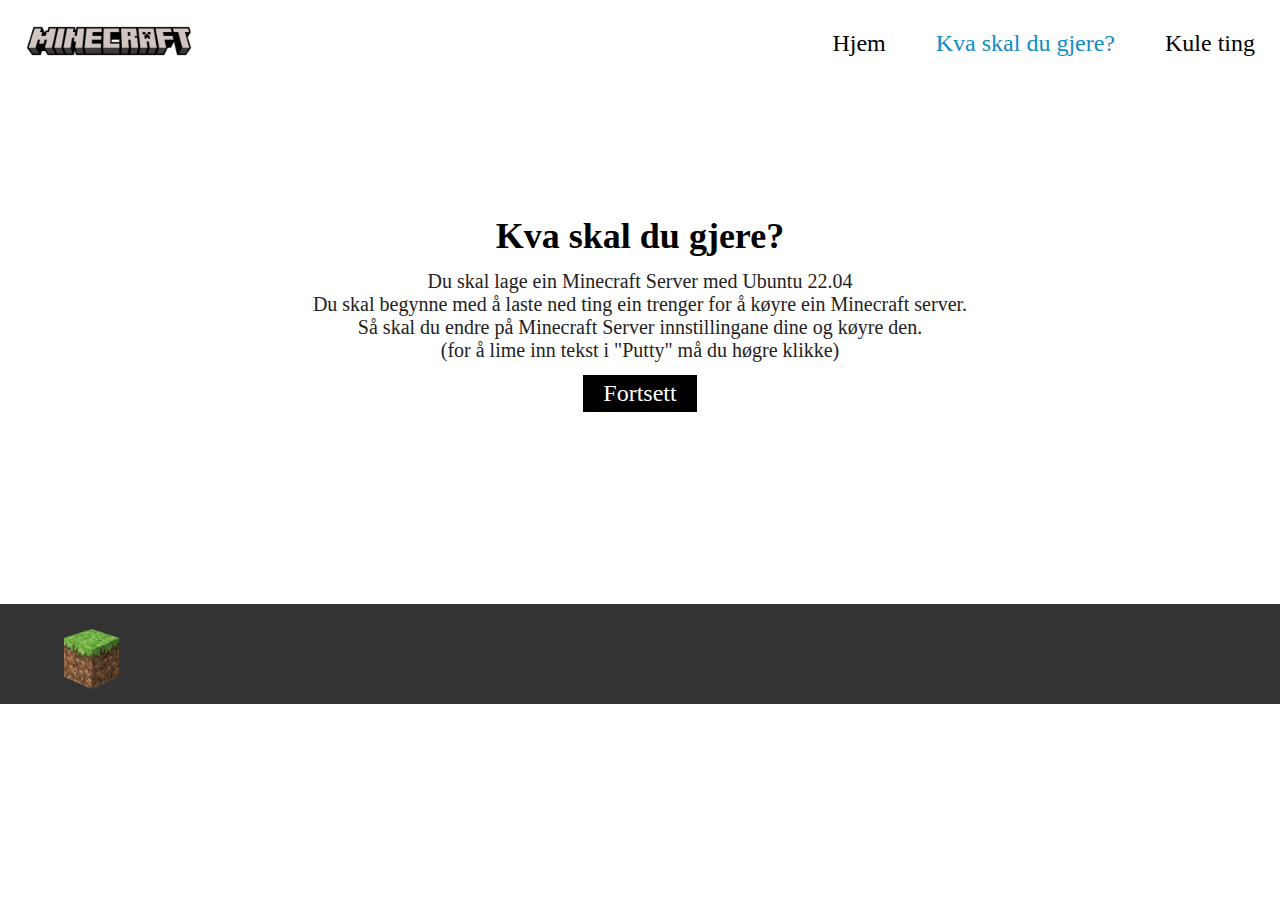
<file: my_files/todo.html>
<!DOCTYPE html>
<html lang="en">
<head>
    <meta charset="UTF-8">
    <meta http-equiv="X-UA-Compatible" content="IE=edge">
    <meta name="viewport" content="width=device-width, initial-scale=1.0">
    <link rel="stylesheet" href="styles/todo.css">
    <title>To Do</title>
</head>
<body>

    <header>
        <div class="header_div">

            <div class="logo_div">
                <img src="images/minecraft-logopng.png" class="logo">
            </div>

            <div class="tabs_div">
                <a href="index.html" class="home_tab">Hjem</a>
                <p class="todo_tab" class="todo_tab">Kva skal du gjere?</p>
                <a href="things.html" class="things_tab">Kule ting</a>
            </div>

        </div>
    </header>

    <main>

        <div class="head_text_div">
            <p class="head_text">Kva skal du gjere?</p>
        </div>

        <div class="text_div">
            <p class="text">Du skal lage ein Minecraft Server med Ubuntu 22.04</p>
            <p class="text">Du skal begynne med å laste ned ting ein trenger for å køyre ein Minecraft server. </p>
            <p class="text">Så skal du endre på Minecraft Server innstillingane dine og køyre den.</p>
            <p class="text">(for å lime inn tekst i "Putty" må du høgre klikke)</p>
        </div>

        <div class="button_div">
            <a href="index.html#start" class="button">Fortsett</a>
        </div>


    </main>
    
    <footer>
        <div class="footer_div">
            <img src="images/minecraft-block.png" class="minecraft_block">
        </div>
    </footer>

</body>
</html>
</file>
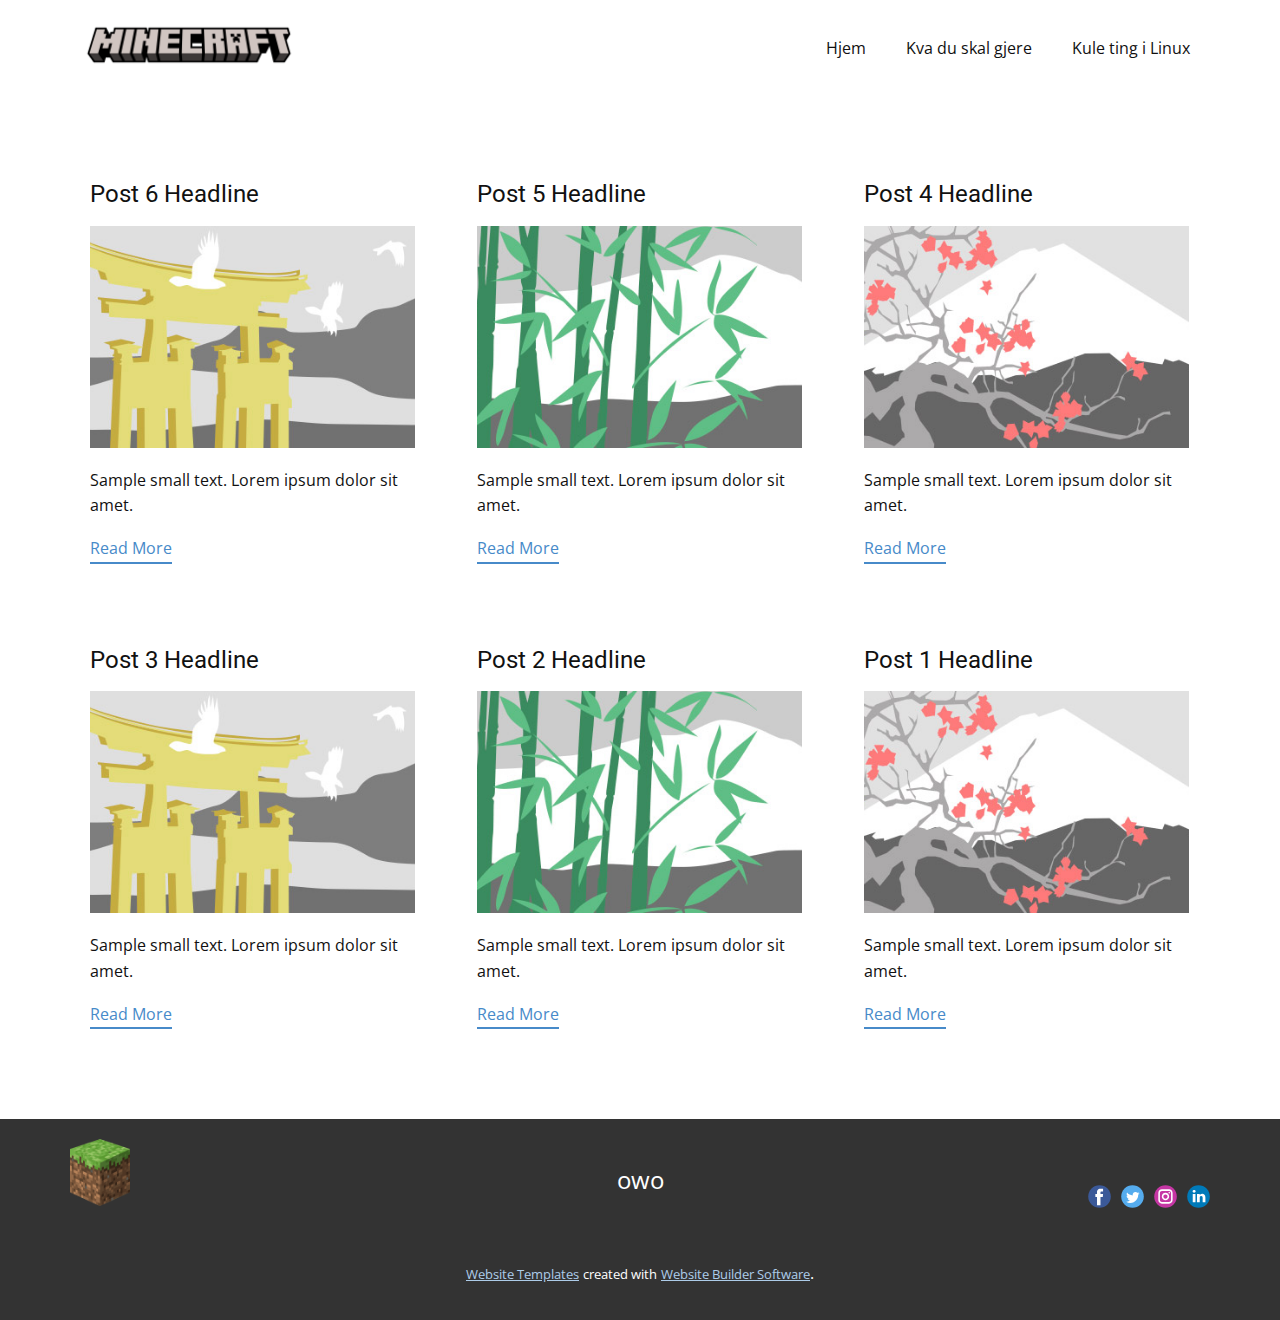
<file: files/blog/blog.html>
<html style="font-size: 16px;" lang="en"><head>
    <meta name="viewport" content="width=device-width, initial-scale=1.0">
    <meta charset="utf-8">
    <meta name="keywords" content="">
    <meta name="description" content="">
    <title>Blog Template</title>
    <link rel="stylesheet" href="../nicepage.css" media="screen">
<link rel="stylesheet" href="../Blog-Template.css" media="screen">
    <script class="u-script" type="text/javascript" src="../jquery.js" defer=""></script>
    <script class="u-script" type="text/javascript" src="../nicepage.js" defer=""></script>
    <meta name="generator" content="Nicepage 4.19.3, nicepage.com">
    <link id="u-theme-google-font" rel="stylesheet" href="https://fonts.googleapis.com/css?family=Roboto:100,100i,300,300i,400,400i,500,500i,700,700i,900,900i|Open+Sans:300,300i,400,400i,500,500i,600,600i,700,700i,800,800i">
    
    
    <script type="application/ld+json">{
		"@context": "http://schema.org",
		"@type": "Organization",
		"name": "",
		"logo": "images/minecraft-logopng.png",
		"sameAs": []
}</script>
    <meta name="theme-color" content="#478ac9">
  </head>
  <body class="u-body u-xl-mode" data-lang="en"><header class="u-clearfix u-header u-header" id="sec-b374"><div class="u-clearfix u-sheet u-valign-middle u-sheet-1">
        <a href="../Hjem.html" class="u-image u-logo u-image-1" title="Hjem" data-image-width="4096" data-image-height="1198">
          <img src="../images/minecraft-logopng.png" class="u-logo-image u-logo-image-1">
        </a>
        <nav class="u-menu u-menu-one-level u-offcanvas u-menu-1">
          <div class="menu-collapse" style="font-size: 1rem; letter-spacing: 0px;">
            <a class="u-button-style u-custom-left-right-menu-spacing u-custom-padding-bottom u-custom-top-bottom-menu-spacing u-nav-link u-text-active-palette-1-base u-text-hover-palette-2-base" href="#">
              <svg class="u-svg-link" viewBox="0 0 24 24"><use xmlns:xlink="http://www.w3.org/1999/xlink" xlink:href="#menu-hamburger"></use></svg>
              <svg class="u-svg-content" version="1.1" id="menu-hamburger" viewBox="0 0 16 16" x="0px" y="0px" xmlns:xlink="http://www.w3.org/1999/xlink" xmlns="http://www.w3.org/2000/svg"><g><rect y="1" width="16" height="2"></rect><rect y="7" width="16" height="2"></rect><rect y="13" width="16" height="2"></rect>
</g></svg>
            </a>
          </div>
          <div class="u-custom-menu u-nav-container">
            <ul class="u-nav u-unstyled u-nav-1"><li class="u-nav-item"><a class="u-button-style u-nav-link u-text-active-palette-1-base u-text-hover-palette-2-base" href="../Hjem.html" style="padding: 10px 20px;">Hjem</a>
</li><li class="u-nav-item"><a class="u-button-style u-nav-link u-text-active-palette-1-base u-text-hover-palette-2-base" href="../Kva-du-skal-gjere.html" style="padding: 10px 20px;">Kva du skal gjere</a>
</li><li class="u-nav-item"><a class="u-button-style u-nav-link u-text-active-palette-1-base u-text-hover-palette-2-base" href="../Kule-ting-i-Linux.html" style="padding: 10px 20px;">Kule ting i Linux</a>
</li></ul>
          </div>
          <div class="u-custom-menu u-nav-container-collapse">
            <div class="u-black u-container-style u-inner-container-layout u-opacity u-opacity-95 u-sidenav">
              <div class="u-inner-container-layout u-sidenav-overflow">
                <div class="u-menu-close"></div>
                <ul class="u-align-center u-nav u-popupmenu-items u-unstyled u-nav-2"><li class="u-nav-item"><a class="u-button-style u-nav-link" href="../Hjem.html">Hjem</a>
</li><li class="u-nav-item"><a class="u-button-style u-nav-link" href="../Kva-du-skal-gjere.html">Kva du skal gjere</a>
</li><li class="u-nav-item"><a class="u-button-style u-nav-link" href="../Kule-ting-i-Linux.html">Kule ting i Linux</a>
</li></ul>
              </div>
            </div>
            <div class="u-black u-menu-overlay u-opacity u-opacity-70"></div>
          </div>
        </nav>
      </div></header>
    <section class="u-clearfix u-section-1" id="sec-a28d">
      <div class="u-clearfix u-sheet u-valign-middle u-sheet-1"><!--blog--><!--blog_options_json--><!--{"type":"Recent","source":"","tags":"","count":""}--><!--/blog_options_json-->
        <div class="u-blog u-expanded-width u-repeater u-repeater-1"><!--blog_post-->
          <div class="u-blog-post u-container-style u-repeater-item u-white u-repeater-item-1">
            <div class="u-container-layout u-similar-container u-valign-top u-container-layout-1"><!--blog_post_header-->
              <h4 class="u-blog-control u-text u-text-1">
                <a class="u-post-header-link" href="../blog/post-5.html">Post 6 Headline</a>
              </h4><!--/blog_post_header--><!--blog_post_image-->
              <a class="u-post-header-link" href="../blog/post-5.html"><img alt="" class="u-blog-control u-expanded-width u-image u-image-default u-image-1" src="../images/8ad73f3c.jpeg"></a><!--/blog_post_image--><!--blog_post_content-->
              <div class="u-blog-control u-post-content u-text u-text-2 fr-view">Sample small text. Lorem ipsum dolor sit amet.</div><!--/blog_post_content--><!--blog_post_readmore-->
              <a href="../blog/post-5.html" class="u-blog-control u-border-2 u-border-palette-1-base u-btn u-btn-rectangle u-button-style u-none u-btn-1"><!--blog_post_readmore_content--><!--options_json--><!--{"content":"","defaultValue":"Read More"}--><!--/options_json-->Read More<!--/blog_post_readmore_content--></a><!--/blog_post_readmore-->
            </div>
          </div><div class="u-blog-post u-container-style u-repeater-item u-video-cover u-white">
            <div class="u-container-layout u-similar-container u-valign-top u-container-layout-2"><!--blog_post_header-->
              <h4 class="u-blog-control u-text u-text-3">
                <a class="u-post-header-link" href="../blog/post-4.html">Post 5 Headline</a>
              </h4><!--/blog_post_header--><!--blog_post_image-->
              <a class="u-post-header-link" href="../blog/post-4.html"><img alt="" class="u-blog-control u-expanded-width u-image u-image-default u-image-2" src="../images/68f64b9d.jpeg"></a><!--/blog_post_image--><!--blog_post_content-->
              <div class="u-blog-control u-post-content u-text u-text-4 fr-view">Sample small text. Lorem ipsum dolor sit amet.</div><!--/blog_post_content--><!--blog_post_readmore-->
              <a href="../blog/post-4.html" class="u-blog-control u-border-2 u-border-palette-1-base u-btn u-btn-rectangle u-button-style u-none u-btn-2"><!--blog_post_readmore_content--><!--options_json--><!--{"content":"","defaultValue":"Read More"}--><!--/options_json-->Read More<!--/blog_post_readmore_content--></a><!--/blog_post_readmore-->
            </div>
          </div><div class="u-blog-post u-container-style u-repeater-item u-video-cover u-white">
            <div class="u-container-layout u-similar-container u-valign-top u-container-layout-3"><!--blog_post_header-->
              <h4 class="u-blog-control u-text u-text-5">
                <a class="u-post-header-link" href="../blog/post-3.html">Post 4 Headline</a>
              </h4><!--/blog_post_header--><!--blog_post_image-->
              <a class="u-post-header-link" href="../blog/post-3.html"><img alt="" class="u-blog-control u-expanded-width u-image u-image-default u-image-3" src="../images/0fd3416c.jpeg"></a><!--/blog_post_image--><!--blog_post_content-->
              <div class="u-blog-control u-post-content u-text u-text-6 fr-view">Sample small text. Lorem ipsum dolor sit amet.</div><!--/blog_post_content--><!--blog_post_readmore-->
              <a href="../blog/post-3.html" class="u-blog-control u-border-2 u-border-palette-1-base u-btn u-btn-rectangle u-button-style u-none u-btn-3"><!--blog_post_readmore_content--><!--options_json--><!--{"content":"","defaultValue":"Read More"}--><!--/options_json-->Read More<!--/blog_post_readmore_content--></a><!--/blog_post_readmore-->
            </div>
          </div><div class="u-blog-post u-container-style u-repeater-item u-white u-repeater-item-1">
            <div class="u-container-layout u-similar-container u-valign-top u-container-layout-1"><!--blog_post_header-->
              <h4 class="u-blog-control u-text u-text-1">
                <a class="u-post-header-link" href="../blog/post-2.html">Post 3 Headline</a>
              </h4><!--/blog_post_header--><!--blog_post_image-->
              <a class="u-post-header-link" href="../blog/post-2.html"><img alt="" class="u-blog-control u-expanded-width u-image u-image-default u-image-1" src="../images/8ad73f3c.jpeg"></a><!--/blog_post_image--><!--blog_post_content-->
              <div class="u-blog-control u-post-content u-text u-text-2 fr-view">Sample small text. Lorem ipsum dolor sit amet.</div><!--/blog_post_content--><!--blog_post_readmore-->
              <a href="../blog/post-2.html" class="u-blog-control u-border-2 u-border-palette-1-base u-btn u-btn-rectangle u-button-style u-none u-btn-1"><!--blog_post_readmore_content--><!--options_json--><!--{"content":"","defaultValue":"Read More"}--><!--/options_json-->Read More<!--/blog_post_readmore_content--></a><!--/blog_post_readmore-->
            </div>
          </div><div class="u-blog-post u-container-style u-repeater-item u-video-cover u-white">
            <div class="u-container-layout u-similar-container u-valign-top u-container-layout-2"><!--blog_post_header-->
              <h4 class="u-blog-control u-text u-text-3">
                <a class="u-post-header-link" href="../blog/post-1.html">Post 2 Headline</a>
              </h4><!--/blog_post_header--><!--blog_post_image-->
              <a class="u-post-header-link" href="../blog/post-1.html"><img alt="" class="u-blog-control u-expanded-width u-image u-image-default u-image-2" src="../images/68f64b9d.jpeg"></a><!--/blog_post_image--><!--blog_post_content-->
              <div class="u-blog-control u-post-content u-text u-text-4 fr-view">Sample small text. Lorem ipsum dolor sit amet.</div><!--/blog_post_content--><!--blog_post_readmore-->
              <a href="../blog/post-1.html" class="u-blog-control u-border-2 u-border-palette-1-base u-btn u-btn-rectangle u-button-style u-none u-btn-2"><!--blog_post_readmore_content--><!--options_json--><!--{"content":"","defaultValue":"Read More"}--><!--/options_json-->Read More<!--/blog_post_readmore_content--></a><!--/blog_post_readmore-->
            </div>
          </div><div class="u-blog-post u-container-style u-repeater-item u-video-cover u-white">
            <div class="u-container-layout u-similar-container u-valign-top u-container-layout-3"><!--blog_post_header-->
              <h4 class="u-blog-control u-text u-text-5">
                <a class="u-post-header-link" href="../blog/post.html">Post 1 Headline</a>
              </h4><!--/blog_post_header--><!--blog_post_image-->
              <a class="u-post-header-link" href="../blog/post.html"><img alt="" class="u-blog-control u-expanded-width u-image u-image-default u-image-3" src="../images/0fd3416c.jpeg"></a><!--/blog_post_image--><!--blog_post_content-->
              <div class="u-blog-control u-post-content u-text u-text-6 fr-view">Sample small text. Lorem ipsum dolor sit amet.</div><!--/blog_post_content--><!--blog_post_readmore-->
              <a href="../blog/post.html" class="u-blog-control u-border-2 u-border-palette-1-base u-btn u-btn-rectangle u-button-style u-none u-btn-3"><!--blog_post_readmore_content--><!--options_json--><!--{"content":"","defaultValue":"Read More"}--><!--/options_json-->Read More<!--/blog_post_readmore_content--></a><!--/blog_post_readmore-->
            </div>
          </div><!--/blog_post--><!--blog_post-->
          <!--/blog_post--><!--blog_post-->
          <!--/blog_post-->
        </div><!--/blog-->
      </div>
    </section>
    
    
    <footer class="u-align-center-md u-align-center-sm u-align-center-xs u-clearfix u-footer u-grey-80" id="sec-f1c8"><div class="u-clearfix u-sheet u-sheet-1">
        <a href="../Hjem.html#sec-ecdd" class="u-image u-logo u-image-1" data-image-width="273" data-image-height="300" title="Hjem">
          <img src="../images/minecraft-block.png" class="u-logo-image u-logo-image-1">
        </a>
        <p class="u-align-center-lg u-align-center-md u-align-center-xl u-text u-text-1">owo</p>
        <div class="u-align-left u-social-icons u-spacing-10 u-social-icons-1">
          <a class="u-social-url" title="facebook" target="_blank" href=""><span class="u-icon u-social-facebook u-social-icon u-icon-1"><svg class="u-svg-link" preserveAspectRatio="xMidYMin slice" viewBox="0 0 112 112" style=""><use xmlns:xlink="http://www.w3.org/1999/xlink" xlink:href="#svg-af78"></use></svg><svg class="u-svg-content" viewBox="0 0 112 112" x="0" y="0" id="svg-af78"><circle fill="currentColor" cx="56.1" cy="56.1" r="55"></circle><path fill="#FFFFFF" d="M73.5,31.6h-9.1c-1.4,0-3.6,0.8-3.6,3.9v8.5h12.6L72,58.3H60.8v40.8H43.9V58.3h-8V43.9h8v-9.2
            c0-6.7,3.1-17,17-17h12.5v13.9H73.5z"></path></svg></span>
          </a>
          <a class="u-social-url" title="twitter" target="_blank" href=""><span class="u-icon u-social-icon u-social-twitter u-icon-2"><svg class="u-svg-link" preserveAspectRatio="xMidYMin slice" viewBox="0 0 112 112" style=""><use xmlns:xlink="http://www.w3.org/1999/xlink" xlink:href="#svg-032d"></use></svg><svg class="u-svg-content" viewBox="0 0 112 112" x="0" y="0" id="svg-032d"><circle fill="currentColor" class="st0" cx="56.1" cy="56.1" r="55"></circle><path fill="#FFFFFF" d="M83.8,47.3c0,0.6,0,1.2,0,1.7c0,17.7-13.5,38.2-38.2,38.2C38,87.2,31,85,25,81.2c1,0.1,2.1,0.2,3.2,0.2
            c6.3,0,12.1-2.1,16.7-5.7c-5.9-0.1-10.8-4-12.5-9.3c0.8,0.2,1.7,0.2,2.5,0.2c1.2,0,2.4-0.2,3.5-0.5c-6.1-1.2-10.8-6.7-10.8-13.1
            c0-0.1,0-0.1,0-0.2c1.8,1,3.9,1.6,6.1,1.7c-3.6-2.4-6-6.5-6-11.2c0-2.5,0.7-4.8,1.8-6.7c6.6,8.1,16.5,13.5,27.6,14
            c-0.2-1-0.3-2-0.3-3.1c0-7.4,6-13.4,13.4-13.4c3.9,0,7.3,1.6,9.8,4.2c3.1-0.6,5.9-1.7,8.5-3.3c-1,3.1-3.1,5.8-5.9,7.4
            c2.7-0.3,5.3-1,7.7-2.1C88.7,43,86.4,45.4,83.8,47.3z"></path></svg></span>
          </a>
          <a class="u-social-url" title="instagram" target="_blank" href=""><span class="u-icon u-social-icon u-social-instagram u-icon-3"><svg class="u-svg-link" preserveAspectRatio="xMidYMin slice" viewBox="0 0 112 112" style=""><use xmlns:xlink="http://www.w3.org/1999/xlink" xlink:href="#svg-6fe5"></use></svg><svg class="u-svg-content" viewBox="0 0 112 112" x="0" y="0" id="svg-6fe5"><circle fill="currentColor" cx="56.1" cy="56.1" r="55"></circle><path fill="#FFFFFF" d="M55.9,38.2c-9.9,0-17.9,8-17.9,17.9C38,66,46,74,55.9,74c9.9,0,17.9-8,17.9-17.9C73.8,46.2,65.8,38.2,55.9,38.2
            z M55.9,66.4c-5.7,0-10.3-4.6-10.3-10.3c-0.1-5.7,4.6-10.3,10.3-10.3c5.7,0,10.3,4.6,10.3,10.3C66.2,61.8,61.6,66.4,55.9,66.4z"></path><path fill="#FFFFFF" d="M74.3,33.5c-2.3,0-4.2,1.9-4.2,4.2s1.9,4.2,4.2,4.2s4.2-1.9,4.2-4.2S76.6,33.5,74.3,33.5z"></path><path fill="#FFFFFF" d="M73.1,21.3H38.6c-9.7,0-17.5,7.9-17.5,17.5v34.5c0,9.7,7.9,17.6,17.5,17.6h34.5c9.7,0,17.5-7.9,17.5-17.5V38.8
            C90.6,29.1,82.7,21.3,73.1,21.3z M83,73.3c0,5.5-4.5,9.9-9.9,9.9H38.6c-5.5,0-9.9-4.5-9.9-9.9V38.8c0-5.5,4.5-9.9,9.9-9.9h34.5
            c5.5,0,9.9,4.5,9.9,9.9V73.3z"></path></svg></span>
          </a>
          <a class="u-social-url" title="linkedin" target="_blank" href=""><span class="u-icon u-social-icon u-social-linkedin u-icon-4"><svg class="u-svg-link" preserveAspectRatio="xMidYMin slice" viewBox="0 0 112 112" style=""><use xmlns:xlink="http://www.w3.org/1999/xlink" xlink:href="#svg-0dac"></use></svg><svg class="u-svg-content" viewBox="0 0 112 112" x="0" y="0" id="svg-0dac"><circle fill="currentColor" cx="56.1" cy="56.1" r="55"></circle><path fill="#FFFFFF" d="M41.3,83.7H27.9V43.4h13.4V83.7z M34.6,37.9L34.6,37.9c-4.6,0-7.5-3.1-7.5-7c0-4,3-7,7.6-7s7.4,3,7.5,7
            C42.2,34.8,39.2,37.9,34.6,37.9z M89.6,83.7H76.2V62.2c0-5.4-1.9-9.1-6.8-9.1c-3.7,0-5.9,2.5-6.9,4.9c-0.4,0.9-0.4,2.1-0.4,3.3v22.5
            H48.7c0,0,0.2-36.5,0-40.3h13.4v5.7c1.8-2.7,5-6.7,12.1-6.7c8.8,0,15.4,5.8,15.4,18.1V83.7z"></path></svg></span>
          </a>
        </div>
      </div></footer>
    <section class="u-backlink u-clearfix u-grey-80">
      <a class="u-link" href="https://nicepage.com/website-templates" target="_blank">
        <span>Website Templates</span>
      </a>
      <p class="u-text">
        <span>created with</span>
      </p>
      <a class="u-link" href="" target="_blank">
        <span>Website Builder Software</span>
      </a>. 
    </section>
  
</body></html>
</file>
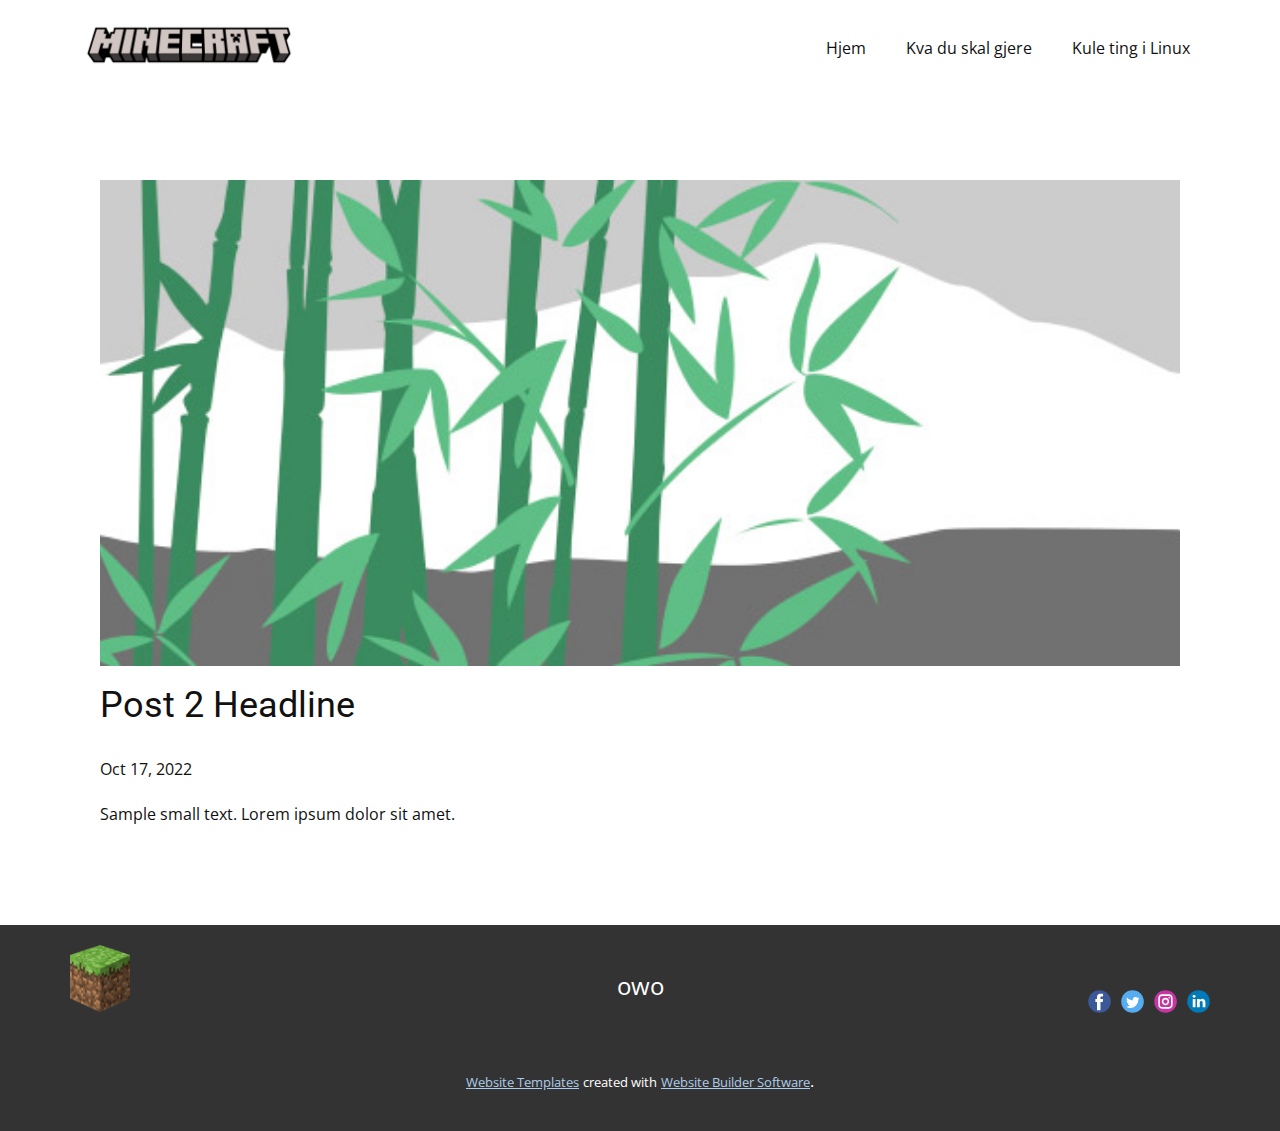
<file: files/blog/post-1.html>
<!doctype html>
<html style="font-size: 16px;" lang="en"><head>
    <meta name="viewport" content="width=device-width, initial-scale=1.0">
    <meta charset="utf-8">
    <meta name="keywords" content="Post 1 Headline">
    <meta name="description" content="">
    <title>Post 2 Headline</title>
    <link rel="stylesheet" href="../nicepage.css" media="screen">
<link rel="stylesheet" href="../Post-Template.css" media="screen">
    <script class="u-script" type="text/javascript" src="../jquery.js" defer=""></script>
    <script class="u-script" type="text/javascript" src="../nicepage.js" defer=""></script>
    <meta name="generator" content="Nicepage 4.19.3, nicepage.com">
    <link id="u-theme-google-font" rel="stylesheet" href="https://fonts.googleapis.com/css?family=Roboto:100,100i,300,300i,400,400i,500,500i,700,700i,900,900i|Open+Sans:300,300i,400,400i,500,500i,600,600i,700,700i,800,800i">
    
    
    <script type="application/ld+json">{
		"@context": "http://schema.org",
		"@type": "Organization",
		"name": "",
		"logo": "images/minecraft-logopng.png",
		"sameAs": []
}</script>
    <meta name="theme-color" content="#478ac9">
  </head>
  <body class="u-body u-xl-mode" data-lang="en"><header class="u-clearfix u-header u-header" id="sec-b374"><div class="u-clearfix u-sheet u-valign-middle u-sheet-1">
        <a href="../Hjem.html" class="u-image u-logo u-image-1" title="Hjem" data-image-width="4096" data-image-height="1198">
          <img src="../images/minecraft-logopng.png" class="u-logo-image u-logo-image-1">
        </a>
        <nav class="u-menu u-menu-one-level u-offcanvas u-menu-1">
          <div class="menu-collapse" style="font-size: 1rem; letter-spacing: 0px;">
            <a class="u-button-style u-custom-left-right-menu-spacing u-custom-padding-bottom u-custom-top-bottom-menu-spacing u-nav-link u-text-active-palette-1-base u-text-hover-palette-2-base" href="#">
              <svg class="u-svg-link" viewBox="0 0 24 24"><use xmlns:xlink="http://www.w3.org/1999/xlink" xlink:href="#menu-hamburger"></use></svg>
              <svg class="u-svg-content" version="1.1" id="menu-hamburger" viewBox="0 0 16 16" x="0px" y="0px" xmlns:xlink="http://www.w3.org/1999/xlink" xmlns="http://www.w3.org/2000/svg"><g><rect y="1" width="16" height="2"></rect><rect y="7" width="16" height="2"></rect><rect y="13" width="16" height="2"></rect>
</g></svg>
            </a>
          </div>
          <div class="u-custom-menu u-nav-container">
            <ul class="u-nav u-unstyled u-nav-1"><li class="u-nav-item"><a class="u-button-style u-nav-link u-text-active-palette-1-base u-text-hover-palette-2-base" href="../Hjem.html" style="padding: 10px 20px;">Hjem</a>
</li><li class="u-nav-item"><a class="u-button-style u-nav-link u-text-active-palette-1-base u-text-hover-palette-2-base" href="../Kva-du-skal-gjere.html" style="padding: 10px 20px;">Kva du skal gjere</a>
</li><li class="u-nav-item"><a class="u-button-style u-nav-link u-text-active-palette-1-base u-text-hover-palette-2-base" href="../Kule-ting-i-Linux.html" style="padding: 10px 20px;">Kule ting i Linux</a>
</li></ul>
          </div>
          <div class="u-custom-menu u-nav-container-collapse">
            <div class="u-black u-container-style u-inner-container-layout u-opacity u-opacity-95 u-sidenav">
              <div class="u-inner-container-layout u-sidenav-overflow">
                <div class="u-menu-close"></div>
                <ul class="u-align-center u-nav u-popupmenu-items u-unstyled u-nav-2"><li class="u-nav-item"><a class="u-button-style u-nav-link" href="../Hjem.html">Hjem</a>
</li><li class="u-nav-item"><a class="u-button-style u-nav-link" href="../Kva-du-skal-gjere.html">Kva du skal gjere</a>
</li><li class="u-nav-item"><a class="u-button-style u-nav-link" href="../Kule-ting-i-Linux.html">Kule ting i Linux</a>
</li></ul>
              </div>
            </div>
            <div class="u-black u-menu-overlay u-opacity u-opacity-70"></div>
          </div>
        </nav>
      </div></header>
    <section class="u-align-center u-clearfix u-section-1" id="sec-c40b">
      <div class="u-clearfix u-sheet u-valign-middle-md u-valign-middle-sm u-valign-middle-xs u-sheet-1"><!--post_details--><!--post_details_options_json--><!--{"source":""}--><!--/post_details_options_json--><!--blog_post-->
        <div class="u-container-style u-expanded-width u-post-details u-post-details-1">
          <div class="u-container-layout u-valign-middle u-container-layout-1"><!--blog_post_image-->
            <img alt="" class="u-blog-control u-expanded-width u-image u-image-default u-image-1" src="../images/68f64b9d.jpeg"><!--/blog_post_image--><!--blog_post_header-->
            <h2 class="u-blog-control u-text u-text-1">Post 2 Headline</h2><!--/blog_post_header--><!--blog_post_metadata-->
            <div class="u-blog-control u-metadata u-metadata-1"><!--blog_post_metadata_date-->
              <span class="u-meta-date u-meta-icon">Oct 17, 2022</span><!--/blog_post_metadata_date--><!--blog_post_metadata_category-->
              <!--/blog_post_metadata_category--><!--blog_post_metadata_comments-->
              <!--/blog_post_metadata_comments-->
            </div><!--/blog_post_metadata--><!--blog_post_content-->
            <div class="u-align-justify u-blog-control u-post-content u-text u-text-2 fr-view">
  Sample small text. Lorem ipsum dolor sit amet.
  </div><!--/blog_post_content-->
          </div>
        </div><!--/blog_post--><!--/post_details-->
      </div>
    </section>
    
    
    <footer class="u-align-center-md u-align-center-sm u-align-center-xs u-clearfix u-footer u-grey-80" id="sec-f1c8"><div class="u-clearfix u-sheet u-sheet-1">
        <a href="../Hjem.html#sec-ecdd" class="u-image u-logo u-image-1" data-image-width="273" data-image-height="300" title="Hjem">
          <img src="../images/minecraft-block.png" class="u-logo-image u-logo-image-1">
        </a>
        <p class="u-align-center-lg u-align-center-md u-align-center-xl u-text u-text-1">owo</p>
        <div class="u-align-left u-social-icons u-spacing-10 u-social-icons-1">
          <a class="u-social-url" title="facebook" target="_blank" href=""><span class="u-icon u-social-facebook u-social-icon u-icon-1"><svg class="u-svg-link" preserveAspectRatio="xMidYMin slice" viewBox="0 0 112 112" style=""><use xmlns:xlink="http://www.w3.org/1999/xlink" xlink:href="#svg-af78"></use></svg><svg class="u-svg-content" viewBox="0 0 112 112" x="0" y="0" id="svg-af78"><circle fill="currentColor" cx="56.1" cy="56.1" r="55"></circle><path fill="#FFFFFF" d="M73.5,31.6h-9.1c-1.4,0-3.6,0.8-3.6,3.9v8.5h12.6L72,58.3H60.8v40.8H43.9V58.3h-8V43.9h8v-9.2
            c0-6.7,3.1-17,17-17h12.5v13.9H73.5z"></path></svg></span>
          </a>
          <a class="u-social-url" title="twitter" target="_blank" href=""><span class="u-icon u-social-icon u-social-twitter u-icon-2"><svg class="u-svg-link" preserveAspectRatio="xMidYMin slice" viewBox="0 0 112 112" style=""><use xmlns:xlink="http://www.w3.org/1999/xlink" xlink:href="#svg-032d"></use></svg><svg class="u-svg-content" viewBox="0 0 112 112" x="0" y="0" id="svg-032d"><circle fill="currentColor" class="st0" cx="56.1" cy="56.1" r="55"></circle><path fill="#FFFFFF" d="M83.8,47.3c0,0.6,0,1.2,0,1.7c0,17.7-13.5,38.2-38.2,38.2C38,87.2,31,85,25,81.2c1,0.1,2.1,0.2,3.2,0.2
            c6.3,0,12.1-2.1,16.7-5.7c-5.9-0.1-10.8-4-12.5-9.3c0.8,0.2,1.7,0.2,2.5,0.2c1.2,0,2.4-0.2,3.5-0.5c-6.1-1.2-10.8-6.7-10.8-13.1
            c0-0.1,0-0.1,0-0.2c1.8,1,3.9,1.6,6.1,1.7c-3.6-2.4-6-6.5-6-11.2c0-2.5,0.7-4.8,1.8-6.7c6.6,8.1,16.5,13.5,27.6,14
            c-0.2-1-0.3-2-0.3-3.1c0-7.4,6-13.4,13.4-13.4c3.9,0,7.3,1.6,9.8,4.2c3.1-0.6,5.9-1.7,8.5-3.3c-1,3.1-3.1,5.8-5.9,7.4
            c2.7-0.3,5.3-1,7.7-2.1C88.7,43,86.4,45.4,83.8,47.3z"></path></svg></span>
          </a>
          <a class="u-social-url" title="instagram" target="_blank" href=""><span class="u-icon u-social-icon u-social-instagram u-icon-3"><svg class="u-svg-link" preserveAspectRatio="xMidYMin slice" viewBox="0 0 112 112" style=""><use xmlns:xlink="http://www.w3.org/1999/xlink" xlink:href="#svg-6fe5"></use></svg><svg class="u-svg-content" viewBox="0 0 112 112" x="0" y="0" id="svg-6fe5"><circle fill="currentColor" cx="56.1" cy="56.1" r="55"></circle><path fill="#FFFFFF" d="M55.9,38.2c-9.9,0-17.9,8-17.9,17.9C38,66,46,74,55.9,74c9.9,0,17.9-8,17.9-17.9C73.8,46.2,65.8,38.2,55.9,38.2
            z M55.9,66.4c-5.7,0-10.3-4.6-10.3-10.3c-0.1-5.7,4.6-10.3,10.3-10.3c5.7,0,10.3,4.6,10.3,10.3C66.2,61.8,61.6,66.4,55.9,66.4z"></path><path fill="#FFFFFF" d="M74.3,33.5c-2.3,0-4.2,1.9-4.2,4.2s1.9,4.2,4.2,4.2s4.2-1.9,4.2-4.2S76.6,33.5,74.3,33.5z"></path><path fill="#FFFFFF" d="M73.1,21.3H38.6c-9.7,0-17.5,7.9-17.5,17.5v34.5c0,9.7,7.9,17.6,17.5,17.6h34.5c9.7,0,17.5-7.9,17.5-17.5V38.8
            C90.6,29.1,82.7,21.3,73.1,21.3z M83,73.3c0,5.5-4.5,9.9-9.9,9.9H38.6c-5.5,0-9.9-4.5-9.9-9.9V38.8c0-5.5,4.5-9.9,9.9-9.9h34.5
            c5.5,0,9.9,4.5,9.9,9.9V73.3z"></path></svg></span>
          </a>
          <a class="u-social-url" title="linkedin" target="_blank" href=""><span class="u-icon u-social-icon u-social-linkedin u-icon-4"><svg class="u-svg-link" preserveAspectRatio="xMidYMin slice" viewBox="0 0 112 112" style=""><use xmlns:xlink="http://www.w3.org/1999/xlink" xlink:href="#svg-0dac"></use></svg><svg class="u-svg-content" viewBox="0 0 112 112" x="0" y="0" id="svg-0dac"><circle fill="currentColor" cx="56.1" cy="56.1" r="55"></circle><path fill="#FFFFFF" d="M41.3,83.7H27.9V43.4h13.4V83.7z M34.6,37.9L34.6,37.9c-4.6,0-7.5-3.1-7.5-7c0-4,3-7,7.6-7s7.4,3,7.5,7
            C42.2,34.8,39.2,37.9,34.6,37.9z M89.6,83.7H76.2V62.2c0-5.4-1.9-9.1-6.8-9.1c-3.7,0-5.9,2.5-6.9,4.9c-0.4,0.9-0.4,2.1-0.4,3.3v22.5
            H48.7c0,0,0.2-36.5,0-40.3h13.4v5.7c1.8-2.7,5-6.7,12.1-6.7c8.8,0,15.4,5.8,15.4,18.1V83.7z"></path></svg></span>
          </a>
        </div>
      </div></footer>
    <section class="u-backlink u-clearfix u-grey-80">
      <a class="u-link" href="https://nicepage.com/website-templates" target="_blank">
        <span>Website Templates</span>
      </a>
      <p class="u-text">
        <span>created with</span>
      </p>
      <a class="u-link" href="" target="_blank">
        <span>Website Builder Software</span>
      </a>. 
    </section>
  
</body></html>
</file>
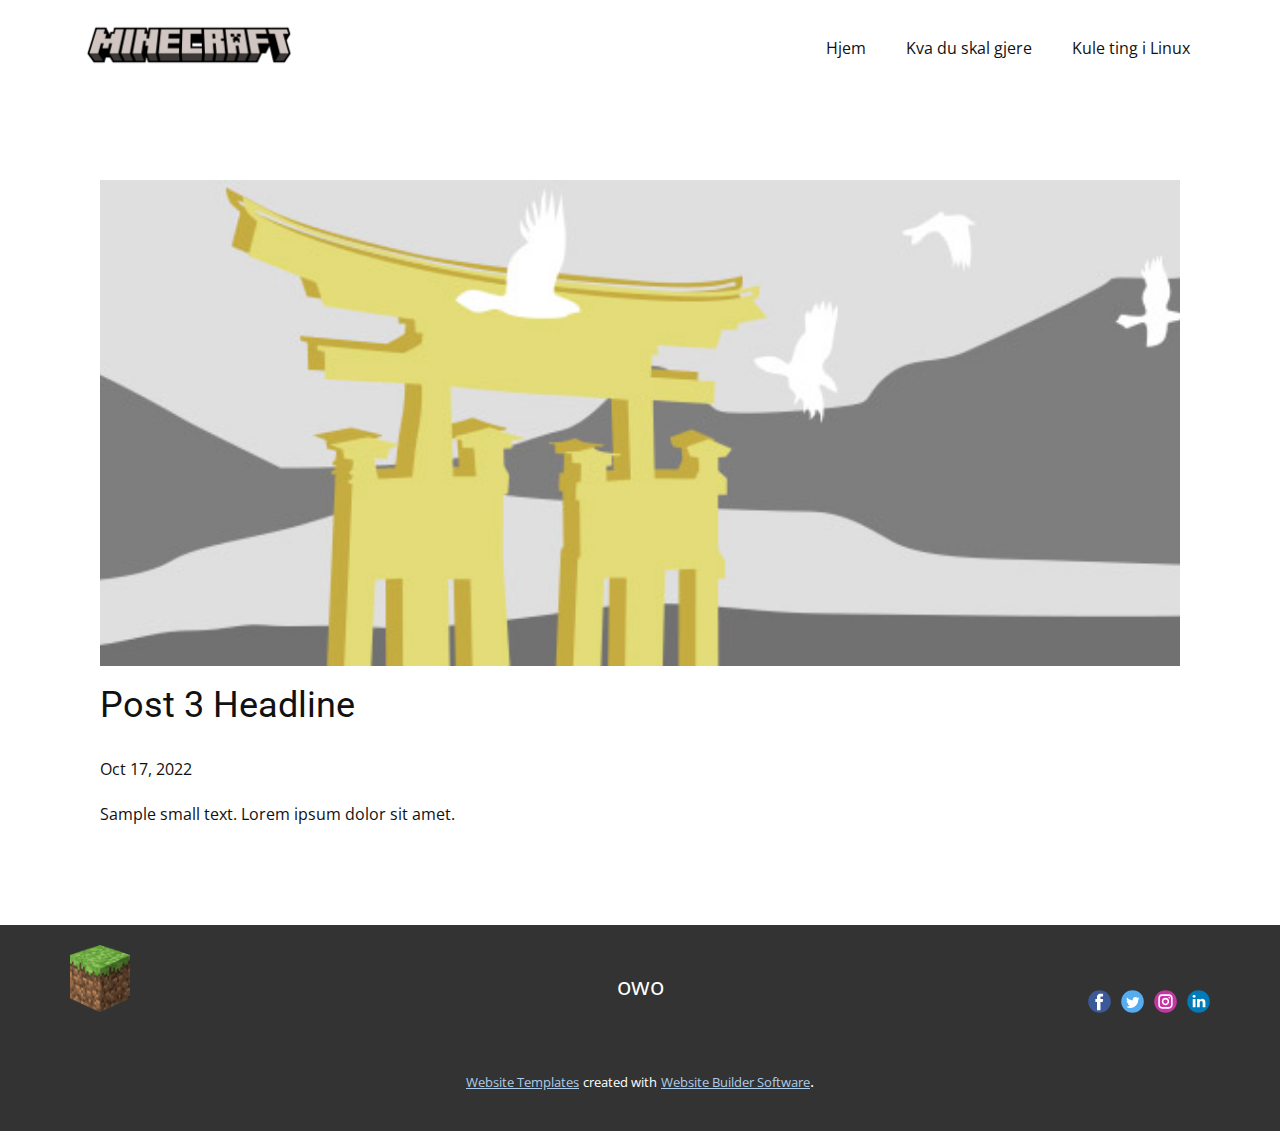
<file: files/blog/post-2.html>
<!doctype html>
<html style="font-size: 16px;" lang="en"><head>
    <meta name="viewport" content="width=device-width, initial-scale=1.0">
    <meta charset="utf-8">
    <meta name="keywords" content="Post 1 Headline">
    <meta name="description" content="">
    <title>Post 3 Headline</title>
    <link rel="stylesheet" href="../nicepage.css" media="screen">
<link rel="stylesheet" href="../Post-Template.css" media="screen">
    <script class="u-script" type="text/javascript" src="../jquery.js" defer=""></script>
    <script class="u-script" type="text/javascript" src="../nicepage.js" defer=""></script>
    <meta name="generator" content="Nicepage 4.19.3, nicepage.com">
    <link id="u-theme-google-font" rel="stylesheet" href="https://fonts.googleapis.com/css?family=Roboto:100,100i,300,300i,400,400i,500,500i,700,700i,900,900i|Open+Sans:300,300i,400,400i,500,500i,600,600i,700,700i,800,800i">
    
    
    <script type="application/ld+json">{
		"@context": "http://schema.org",
		"@type": "Organization",
		"name": "",
		"logo": "images/minecraft-logopng.png",
		"sameAs": []
}</script>
    <meta name="theme-color" content="#478ac9">
  </head>
  <body class="u-body u-xl-mode" data-lang="en"><header class="u-clearfix u-header u-header" id="sec-b374"><div class="u-clearfix u-sheet u-valign-middle u-sheet-1">
        <a href="../Hjem.html" class="u-image u-logo u-image-1" title="Hjem" data-image-width="4096" data-image-height="1198">
          <img src="../images/minecraft-logopng.png" class="u-logo-image u-logo-image-1">
        </a>
        <nav class="u-menu u-menu-one-level u-offcanvas u-menu-1">
          <div class="menu-collapse" style="font-size: 1rem; letter-spacing: 0px;">
            <a class="u-button-style u-custom-left-right-menu-spacing u-custom-padding-bottom u-custom-top-bottom-menu-spacing u-nav-link u-text-active-palette-1-base u-text-hover-palette-2-base" href="#">
              <svg class="u-svg-link" viewBox="0 0 24 24"><use xmlns:xlink="http://www.w3.org/1999/xlink" xlink:href="#menu-hamburger"></use></svg>
              <svg class="u-svg-content" version="1.1" id="menu-hamburger" viewBox="0 0 16 16" x="0px" y="0px" xmlns:xlink="http://www.w3.org/1999/xlink" xmlns="http://www.w3.org/2000/svg"><g><rect y="1" width="16" height="2"></rect><rect y="7" width="16" height="2"></rect><rect y="13" width="16" height="2"></rect>
</g></svg>
            </a>
          </div>
          <div class="u-custom-menu u-nav-container">
            <ul class="u-nav u-unstyled u-nav-1"><li class="u-nav-item"><a class="u-button-style u-nav-link u-text-active-palette-1-base u-text-hover-palette-2-base" href="../Hjem.html" style="padding: 10px 20px;">Hjem</a>
</li><li class="u-nav-item"><a class="u-button-style u-nav-link u-text-active-palette-1-base u-text-hover-palette-2-base" href="../Kva-du-skal-gjere.html" style="padding: 10px 20px;">Kva du skal gjere</a>
</li><li class="u-nav-item"><a class="u-button-style u-nav-link u-text-active-palette-1-base u-text-hover-palette-2-base" href="../Kule-ting-i-Linux.html" style="padding: 10px 20px;">Kule ting i Linux</a>
</li></ul>
          </div>
          <div class="u-custom-menu u-nav-container-collapse">
            <div class="u-black u-container-style u-inner-container-layout u-opacity u-opacity-95 u-sidenav">
              <div class="u-inner-container-layout u-sidenav-overflow">
                <div class="u-menu-close"></div>
                <ul class="u-align-center u-nav u-popupmenu-items u-unstyled u-nav-2"><li class="u-nav-item"><a class="u-button-style u-nav-link" href="../Hjem.html">Hjem</a>
</li><li class="u-nav-item"><a class="u-button-style u-nav-link" href="../Kva-du-skal-gjere.html">Kva du skal gjere</a>
</li><li class="u-nav-item"><a class="u-button-style u-nav-link" href="../Kule-ting-i-Linux.html">Kule ting i Linux</a>
</li></ul>
              </div>
            </div>
            <div class="u-black u-menu-overlay u-opacity u-opacity-70"></div>
          </div>
        </nav>
      </div></header>
    <section class="u-align-center u-clearfix u-section-1" id="sec-c40b">
      <div class="u-clearfix u-sheet u-valign-middle-md u-valign-middle-sm u-valign-middle-xs u-sheet-1"><!--post_details--><!--post_details_options_json--><!--{"source":""}--><!--/post_details_options_json--><!--blog_post-->
        <div class="u-container-style u-expanded-width u-post-details u-post-details-1">
          <div class="u-container-layout u-valign-middle u-container-layout-1"><!--blog_post_image-->
            <img alt="" class="u-blog-control u-expanded-width u-image u-image-default u-image-1" src="../images/8ad73f3c.jpeg"><!--/blog_post_image--><!--blog_post_header-->
            <h2 class="u-blog-control u-text u-text-1">Post 3 Headline</h2><!--/blog_post_header--><!--blog_post_metadata-->
            <div class="u-blog-control u-metadata u-metadata-1"><!--blog_post_metadata_date-->
              <span class="u-meta-date u-meta-icon">Oct 17, 2022</span><!--/blog_post_metadata_date--><!--blog_post_metadata_category-->
              <!--/blog_post_metadata_category--><!--blog_post_metadata_comments-->
              <!--/blog_post_metadata_comments-->
            </div><!--/blog_post_metadata--><!--blog_post_content-->
            <div class="u-align-justify u-blog-control u-post-content u-text u-text-2 fr-view">
  Sample small text. Lorem ipsum dolor sit amet.
  </div><!--/blog_post_content-->
          </div>
        </div><!--/blog_post--><!--/post_details-->
      </div>
    </section>
    
    
    <footer class="u-align-center-md u-align-center-sm u-align-center-xs u-clearfix u-footer u-grey-80" id="sec-f1c8"><div class="u-clearfix u-sheet u-sheet-1">
        <a href="../Hjem.html#sec-ecdd" class="u-image u-logo u-image-1" data-image-width="273" data-image-height="300" title="Hjem">
          <img src="../images/minecraft-block.png" class="u-logo-image u-logo-image-1">
        </a>
        <p class="u-align-center-lg u-align-center-md u-align-center-xl u-text u-text-1">owo</p>
        <div class="u-align-left u-social-icons u-spacing-10 u-social-icons-1">
          <a class="u-social-url" title="facebook" target="_blank" href=""><span class="u-icon u-social-facebook u-social-icon u-icon-1"><svg class="u-svg-link" preserveAspectRatio="xMidYMin slice" viewBox="0 0 112 112" style=""><use xmlns:xlink="http://www.w3.org/1999/xlink" xlink:href="#svg-af78"></use></svg><svg class="u-svg-content" viewBox="0 0 112 112" x="0" y="0" id="svg-af78"><circle fill="currentColor" cx="56.1" cy="56.1" r="55"></circle><path fill="#FFFFFF" d="M73.5,31.6h-9.1c-1.4,0-3.6,0.8-3.6,3.9v8.5h12.6L72,58.3H60.8v40.8H43.9V58.3h-8V43.9h8v-9.2
            c0-6.7,3.1-17,17-17h12.5v13.9H73.5z"></path></svg></span>
          </a>
          <a class="u-social-url" title="twitter" target="_blank" href=""><span class="u-icon u-social-icon u-social-twitter u-icon-2"><svg class="u-svg-link" preserveAspectRatio="xMidYMin slice" viewBox="0 0 112 112" style=""><use xmlns:xlink="http://www.w3.org/1999/xlink" xlink:href="#svg-032d"></use></svg><svg class="u-svg-content" viewBox="0 0 112 112" x="0" y="0" id="svg-032d"><circle fill="currentColor" class="st0" cx="56.1" cy="56.1" r="55"></circle><path fill="#FFFFFF" d="M83.8,47.3c0,0.6,0,1.2,0,1.7c0,17.7-13.5,38.2-38.2,38.2C38,87.2,31,85,25,81.2c1,0.1,2.1,0.2,3.2,0.2
            c6.3,0,12.1-2.1,16.7-5.7c-5.9-0.1-10.8-4-12.5-9.3c0.8,0.2,1.7,0.2,2.5,0.2c1.2,0,2.4-0.2,3.5-0.5c-6.1-1.2-10.8-6.7-10.8-13.1
            c0-0.1,0-0.1,0-0.2c1.8,1,3.9,1.6,6.1,1.7c-3.6-2.4-6-6.5-6-11.2c0-2.5,0.7-4.8,1.8-6.7c6.6,8.1,16.5,13.5,27.6,14
            c-0.2-1-0.3-2-0.3-3.1c0-7.4,6-13.4,13.4-13.4c3.9,0,7.3,1.6,9.8,4.2c3.1-0.6,5.9-1.7,8.5-3.3c-1,3.1-3.1,5.8-5.9,7.4
            c2.7-0.3,5.3-1,7.7-2.1C88.7,43,86.4,45.4,83.8,47.3z"></path></svg></span>
          </a>
          <a class="u-social-url" title="instagram" target="_blank" href=""><span class="u-icon u-social-icon u-social-instagram u-icon-3"><svg class="u-svg-link" preserveAspectRatio="xMidYMin slice" viewBox="0 0 112 112" style=""><use xmlns:xlink="http://www.w3.org/1999/xlink" xlink:href="#svg-6fe5"></use></svg><svg class="u-svg-content" viewBox="0 0 112 112" x="0" y="0" id="svg-6fe5"><circle fill="currentColor" cx="56.1" cy="56.1" r="55"></circle><path fill="#FFFFFF" d="M55.9,38.2c-9.9,0-17.9,8-17.9,17.9C38,66,46,74,55.9,74c9.9,0,17.9-8,17.9-17.9C73.8,46.2,65.8,38.2,55.9,38.2
            z M55.9,66.4c-5.7,0-10.3-4.6-10.3-10.3c-0.1-5.7,4.6-10.3,10.3-10.3c5.7,0,10.3,4.6,10.3,10.3C66.2,61.8,61.6,66.4,55.9,66.4z"></path><path fill="#FFFFFF" d="M74.3,33.5c-2.3,0-4.2,1.9-4.2,4.2s1.9,4.2,4.2,4.2s4.2-1.9,4.2-4.2S76.6,33.5,74.3,33.5z"></path><path fill="#FFFFFF" d="M73.1,21.3H38.6c-9.7,0-17.5,7.9-17.5,17.5v34.5c0,9.7,7.9,17.6,17.5,17.6h34.5c9.7,0,17.5-7.9,17.5-17.5V38.8
            C90.6,29.1,82.7,21.3,73.1,21.3z M83,73.3c0,5.5-4.5,9.9-9.9,9.9H38.6c-5.5,0-9.9-4.5-9.9-9.9V38.8c0-5.5,4.5-9.9,9.9-9.9h34.5
            c5.5,0,9.9,4.5,9.9,9.9V73.3z"></path></svg></span>
          </a>
          <a class="u-social-url" title="linkedin" target="_blank" href=""><span class="u-icon u-social-icon u-social-linkedin u-icon-4"><svg class="u-svg-link" preserveAspectRatio="xMidYMin slice" viewBox="0 0 112 112" style=""><use xmlns:xlink="http://www.w3.org/1999/xlink" xlink:href="#svg-0dac"></use></svg><svg class="u-svg-content" viewBox="0 0 112 112" x="0" y="0" id="svg-0dac"><circle fill="currentColor" cx="56.1" cy="56.1" r="55"></circle><path fill="#FFFFFF" d="M41.3,83.7H27.9V43.4h13.4V83.7z M34.6,37.9L34.6,37.9c-4.6,0-7.5-3.1-7.5-7c0-4,3-7,7.6-7s7.4,3,7.5,7
            C42.2,34.8,39.2,37.9,34.6,37.9z M89.6,83.7H76.2V62.2c0-5.4-1.9-9.1-6.8-9.1c-3.7,0-5.9,2.5-6.9,4.9c-0.4,0.9-0.4,2.1-0.4,3.3v22.5
            H48.7c0,0,0.2-36.5,0-40.3h13.4v5.7c1.8-2.7,5-6.7,12.1-6.7c8.8,0,15.4,5.8,15.4,18.1V83.7z"></path></svg></span>
          </a>
        </div>
      </div></footer>
    <section class="u-backlink u-clearfix u-grey-80">
      <a class="u-link" href="https://nicepage.com/website-templates" target="_blank">
        <span>Website Templates</span>
      </a>
      <p class="u-text">
        <span>created with</span>
      </p>
      <a class="u-link" href="" target="_blank">
        <span>Website Builder Software</span>
      </a>. 
    </section>
  
</body></html>
</file>
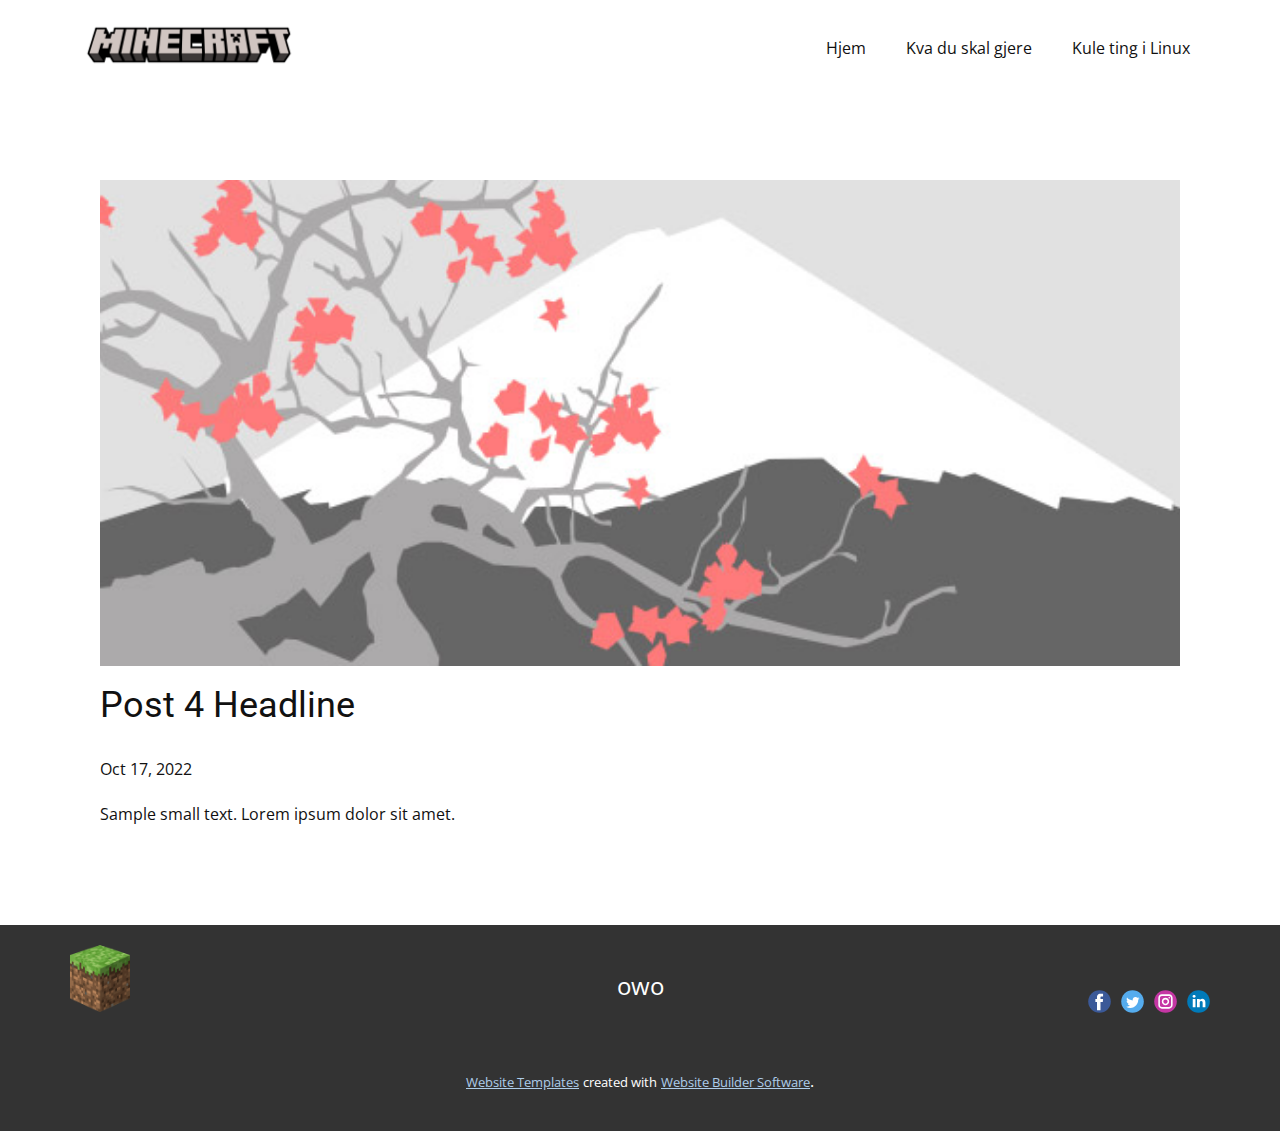
<file: files/blog/post-3.html>
<!doctype html>
<html style="font-size: 16px;" lang="en"><head>
    <meta name="viewport" content="width=device-width, initial-scale=1.0">
    <meta charset="utf-8">
    <meta name="keywords" content="Post 1 Headline">
    <meta name="description" content="">
    <title>Post 4 Headline</title>
    <link rel="stylesheet" href="../nicepage.css" media="screen">
<link rel="stylesheet" href="../Post-Template.css" media="screen">
    <script class="u-script" type="text/javascript" src="../jquery.js" defer=""></script>
    <script class="u-script" type="text/javascript" src="../nicepage.js" defer=""></script>
    <meta name="generator" content="Nicepage 4.19.3, nicepage.com">
    <link id="u-theme-google-font" rel="stylesheet" href="https://fonts.googleapis.com/css?family=Roboto:100,100i,300,300i,400,400i,500,500i,700,700i,900,900i|Open+Sans:300,300i,400,400i,500,500i,600,600i,700,700i,800,800i">
    
    
    <script type="application/ld+json">{
		"@context": "http://schema.org",
		"@type": "Organization",
		"name": "",
		"logo": "images/minecraft-logopng.png",
		"sameAs": []
}</script>
    <meta name="theme-color" content="#478ac9">
  </head>
  <body class="u-body u-xl-mode" data-lang="en"><header class="u-clearfix u-header u-header" id="sec-b374"><div class="u-clearfix u-sheet u-valign-middle u-sheet-1">
        <a href="../Hjem.html" class="u-image u-logo u-image-1" title="Hjem" data-image-width="4096" data-image-height="1198">
          <img src="../images/minecraft-logopng.png" class="u-logo-image u-logo-image-1">
        </a>
        <nav class="u-menu u-menu-one-level u-offcanvas u-menu-1">
          <div class="menu-collapse" style="font-size: 1rem; letter-spacing: 0px;">
            <a class="u-button-style u-custom-left-right-menu-spacing u-custom-padding-bottom u-custom-top-bottom-menu-spacing u-nav-link u-text-active-palette-1-base u-text-hover-palette-2-base" href="#">
              <svg class="u-svg-link" viewBox="0 0 24 24"><use xmlns:xlink="http://www.w3.org/1999/xlink" xlink:href="#menu-hamburger"></use></svg>
              <svg class="u-svg-content" version="1.1" id="menu-hamburger" viewBox="0 0 16 16" x="0px" y="0px" xmlns:xlink="http://www.w3.org/1999/xlink" xmlns="http://www.w3.org/2000/svg"><g><rect y="1" width="16" height="2"></rect><rect y="7" width="16" height="2"></rect><rect y="13" width="16" height="2"></rect>
</g></svg>
            </a>
          </div>
          <div class="u-custom-menu u-nav-container">
            <ul class="u-nav u-unstyled u-nav-1"><li class="u-nav-item"><a class="u-button-style u-nav-link u-text-active-palette-1-base u-text-hover-palette-2-base" href="../Hjem.html" style="padding: 10px 20px;">Hjem</a>
</li><li class="u-nav-item"><a class="u-button-style u-nav-link u-text-active-palette-1-base u-text-hover-palette-2-base" href="../Kva-du-skal-gjere.html" style="padding: 10px 20px;">Kva du skal gjere</a>
</li><li class="u-nav-item"><a class="u-button-style u-nav-link u-text-active-palette-1-base u-text-hover-palette-2-base" href="../Kule-ting-i-Linux.html" style="padding: 10px 20px;">Kule ting i Linux</a>
</li></ul>
          </div>
          <div class="u-custom-menu u-nav-container-collapse">
            <div class="u-black u-container-style u-inner-container-layout u-opacity u-opacity-95 u-sidenav">
              <div class="u-inner-container-layout u-sidenav-overflow">
                <div class="u-menu-close"></div>
                <ul class="u-align-center u-nav u-popupmenu-items u-unstyled u-nav-2"><li class="u-nav-item"><a class="u-button-style u-nav-link" href="../Hjem.html">Hjem</a>
</li><li class="u-nav-item"><a class="u-button-style u-nav-link" href="../Kva-du-skal-gjere.html">Kva du skal gjere</a>
</li><li class="u-nav-item"><a class="u-button-style u-nav-link" href="../Kule-ting-i-Linux.html">Kule ting i Linux</a>
</li></ul>
              </div>
            </div>
            <div class="u-black u-menu-overlay u-opacity u-opacity-70"></div>
          </div>
        </nav>
      </div></header>
    <section class="u-align-center u-clearfix u-section-1" id="sec-c40b">
      <div class="u-clearfix u-sheet u-valign-middle-md u-valign-middle-sm u-valign-middle-xs u-sheet-1"><!--post_details--><!--post_details_options_json--><!--{"source":""}--><!--/post_details_options_json--><!--blog_post-->
        <div class="u-container-style u-expanded-width u-post-details u-post-details-1">
          <div class="u-container-layout u-valign-middle u-container-layout-1"><!--blog_post_image-->
            <img alt="" class="u-blog-control u-expanded-width u-image u-image-default u-image-1" src="../images/0fd3416c.jpeg"><!--/blog_post_image--><!--blog_post_header-->
            <h2 class="u-blog-control u-text u-text-1">Post 4 Headline</h2><!--/blog_post_header--><!--blog_post_metadata-->
            <div class="u-blog-control u-metadata u-metadata-1"><!--blog_post_metadata_date-->
              <span class="u-meta-date u-meta-icon">Oct 17, 2022</span><!--/blog_post_metadata_date--><!--blog_post_metadata_category-->
              <!--/blog_post_metadata_category--><!--blog_post_metadata_comments-->
              <!--/blog_post_metadata_comments-->
            </div><!--/blog_post_metadata--><!--blog_post_content-->
            <div class="u-align-justify u-blog-control u-post-content u-text u-text-2 fr-view">
  Sample small text. Lorem ipsum dolor sit amet.
  </div><!--/blog_post_content-->
          </div>
        </div><!--/blog_post--><!--/post_details-->
      </div>
    </section>
    
    
    <footer class="u-align-center-md u-align-center-sm u-align-center-xs u-clearfix u-footer u-grey-80" id="sec-f1c8"><div class="u-clearfix u-sheet u-sheet-1">
        <a href="../Hjem.html#sec-ecdd" class="u-image u-logo u-image-1" data-image-width="273" data-image-height="300" title="Hjem">
          <img src="../images/minecraft-block.png" class="u-logo-image u-logo-image-1">
        </a>
        <p class="u-align-center-lg u-align-center-md u-align-center-xl u-text u-text-1">owo</p>
        <div class="u-align-left u-social-icons u-spacing-10 u-social-icons-1">
          <a class="u-social-url" title="facebook" target="_blank" href=""><span class="u-icon u-social-facebook u-social-icon u-icon-1"><svg class="u-svg-link" preserveAspectRatio="xMidYMin slice" viewBox="0 0 112 112" style=""><use xmlns:xlink="http://www.w3.org/1999/xlink" xlink:href="#svg-af78"></use></svg><svg class="u-svg-content" viewBox="0 0 112 112" x="0" y="0" id="svg-af78"><circle fill="currentColor" cx="56.1" cy="56.1" r="55"></circle><path fill="#FFFFFF" d="M73.5,31.6h-9.1c-1.4,0-3.6,0.8-3.6,3.9v8.5h12.6L72,58.3H60.8v40.8H43.9V58.3h-8V43.9h8v-9.2
            c0-6.7,3.1-17,17-17h12.5v13.9H73.5z"></path></svg></span>
          </a>
          <a class="u-social-url" title="twitter" target="_blank" href=""><span class="u-icon u-social-icon u-social-twitter u-icon-2"><svg class="u-svg-link" preserveAspectRatio="xMidYMin slice" viewBox="0 0 112 112" style=""><use xmlns:xlink="http://www.w3.org/1999/xlink" xlink:href="#svg-032d"></use></svg><svg class="u-svg-content" viewBox="0 0 112 112" x="0" y="0" id="svg-032d"><circle fill="currentColor" class="st0" cx="56.1" cy="56.1" r="55"></circle><path fill="#FFFFFF" d="M83.8,47.3c0,0.6,0,1.2,0,1.7c0,17.7-13.5,38.2-38.2,38.2C38,87.2,31,85,25,81.2c1,0.1,2.1,0.2,3.2,0.2
            c6.3,0,12.1-2.1,16.7-5.7c-5.9-0.1-10.8-4-12.5-9.3c0.8,0.2,1.7,0.2,2.5,0.2c1.2,0,2.4-0.2,3.5-0.5c-6.1-1.2-10.8-6.7-10.8-13.1
            c0-0.1,0-0.1,0-0.2c1.8,1,3.9,1.6,6.1,1.7c-3.6-2.4-6-6.5-6-11.2c0-2.5,0.7-4.8,1.8-6.7c6.6,8.1,16.5,13.5,27.6,14
            c-0.2-1-0.3-2-0.3-3.1c0-7.4,6-13.4,13.4-13.4c3.9,0,7.3,1.6,9.8,4.2c3.1-0.6,5.9-1.7,8.5-3.3c-1,3.1-3.1,5.8-5.9,7.4
            c2.7-0.3,5.3-1,7.7-2.1C88.7,43,86.4,45.4,83.8,47.3z"></path></svg></span>
          </a>
          <a class="u-social-url" title="instagram" target="_blank" href=""><span class="u-icon u-social-icon u-social-instagram u-icon-3"><svg class="u-svg-link" preserveAspectRatio="xMidYMin slice" viewBox="0 0 112 112" style=""><use xmlns:xlink="http://www.w3.org/1999/xlink" xlink:href="#svg-6fe5"></use></svg><svg class="u-svg-content" viewBox="0 0 112 112" x="0" y="0" id="svg-6fe5"><circle fill="currentColor" cx="56.1" cy="56.1" r="55"></circle><path fill="#FFFFFF" d="M55.9,38.2c-9.9,0-17.9,8-17.9,17.9C38,66,46,74,55.9,74c9.9,0,17.9-8,17.9-17.9C73.8,46.2,65.8,38.2,55.9,38.2
            z M55.9,66.4c-5.7,0-10.3-4.6-10.3-10.3c-0.1-5.7,4.6-10.3,10.3-10.3c5.7,0,10.3,4.6,10.3,10.3C66.2,61.8,61.6,66.4,55.9,66.4z"></path><path fill="#FFFFFF" d="M74.3,33.5c-2.3,0-4.2,1.9-4.2,4.2s1.9,4.2,4.2,4.2s4.2-1.9,4.2-4.2S76.6,33.5,74.3,33.5z"></path><path fill="#FFFFFF" d="M73.1,21.3H38.6c-9.7,0-17.5,7.9-17.5,17.5v34.5c0,9.7,7.9,17.6,17.5,17.6h34.5c9.7,0,17.5-7.9,17.5-17.5V38.8
            C90.6,29.1,82.7,21.3,73.1,21.3z M83,73.3c0,5.5-4.5,9.9-9.9,9.9H38.6c-5.5,0-9.9-4.5-9.9-9.9V38.8c0-5.5,4.5-9.9,9.9-9.9h34.5
            c5.5,0,9.9,4.5,9.9,9.9V73.3z"></path></svg></span>
          </a>
          <a class="u-social-url" title="linkedin" target="_blank" href=""><span class="u-icon u-social-icon u-social-linkedin u-icon-4"><svg class="u-svg-link" preserveAspectRatio="xMidYMin slice" viewBox="0 0 112 112" style=""><use xmlns:xlink="http://www.w3.org/1999/xlink" xlink:href="#svg-0dac"></use></svg><svg class="u-svg-content" viewBox="0 0 112 112" x="0" y="0" id="svg-0dac"><circle fill="currentColor" cx="56.1" cy="56.1" r="55"></circle><path fill="#FFFFFF" d="M41.3,83.7H27.9V43.4h13.4V83.7z M34.6,37.9L34.6,37.9c-4.6,0-7.5-3.1-7.5-7c0-4,3-7,7.6-7s7.4,3,7.5,7
            C42.2,34.8,39.2,37.9,34.6,37.9z M89.6,83.7H76.2V62.2c0-5.4-1.9-9.1-6.8-9.1c-3.7,0-5.9,2.5-6.9,4.9c-0.4,0.9-0.4,2.1-0.4,3.3v22.5
            H48.7c0,0,0.2-36.5,0-40.3h13.4v5.7c1.8-2.7,5-6.7,12.1-6.7c8.8,0,15.4,5.8,15.4,18.1V83.7z"></path></svg></span>
          </a>
        </div>
      </div></footer>
    <section class="u-backlink u-clearfix u-grey-80">
      <a class="u-link" href="https://nicepage.com/website-templates" target="_blank">
        <span>Website Templates</span>
      </a>
      <p class="u-text">
        <span>created with</span>
      </p>
      <a class="u-link" href="" target="_blank">
        <span>Website Builder Software</span>
      </a>. 
    </section>
  
</body></html>
</file>
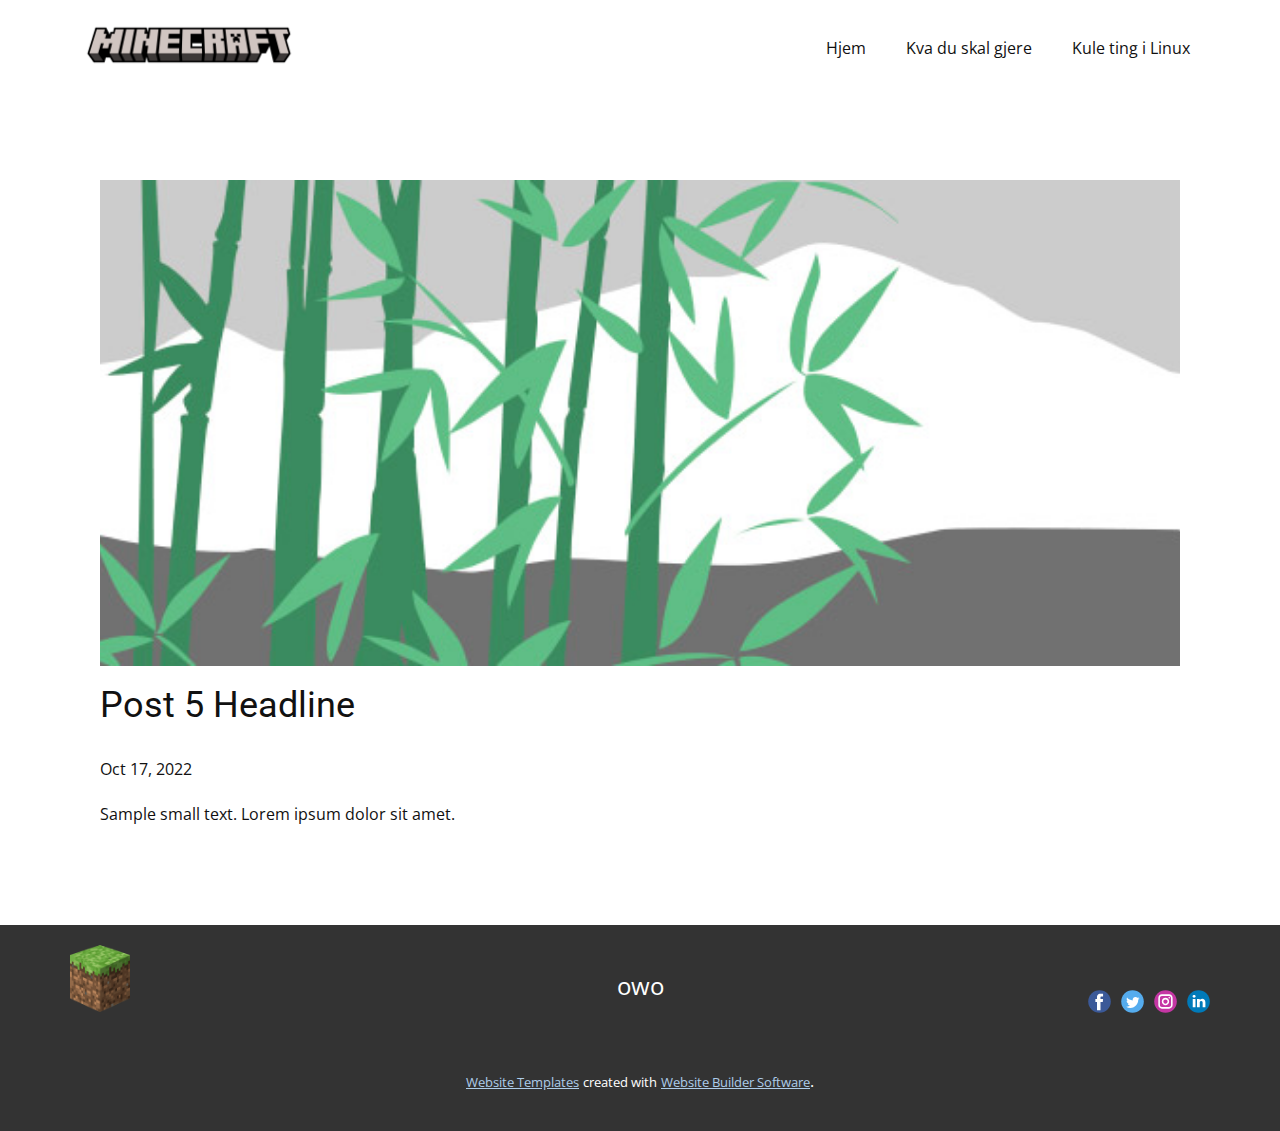
<file: files/blog/post-4.html>
<!doctype html>
<html style="font-size: 16px;" lang="en"><head>
    <meta name="viewport" content="width=device-width, initial-scale=1.0">
    <meta charset="utf-8">
    <meta name="keywords" content="Post 1 Headline">
    <meta name="description" content="">
    <title>Post 5 Headline</title>
    <link rel="stylesheet" href="../nicepage.css" media="screen">
<link rel="stylesheet" href="../Post-Template.css" media="screen">
    <script class="u-script" type="text/javascript" src="../jquery.js" defer=""></script>
    <script class="u-script" type="text/javascript" src="../nicepage.js" defer=""></script>
    <meta name="generator" content="Nicepage 4.19.3, nicepage.com">
    <link id="u-theme-google-font" rel="stylesheet" href="https://fonts.googleapis.com/css?family=Roboto:100,100i,300,300i,400,400i,500,500i,700,700i,900,900i|Open+Sans:300,300i,400,400i,500,500i,600,600i,700,700i,800,800i">
    
    
    <script type="application/ld+json">{
		"@context": "http://schema.org",
		"@type": "Organization",
		"name": "",
		"logo": "images/minecraft-logopng.png",
		"sameAs": []
}</script>
    <meta name="theme-color" content="#478ac9">
  </head>
  <body class="u-body u-xl-mode" data-lang="en"><header class="u-clearfix u-header u-header" id="sec-b374"><div class="u-clearfix u-sheet u-valign-middle u-sheet-1">
        <a href="../Hjem.html" class="u-image u-logo u-image-1" title="Hjem" data-image-width="4096" data-image-height="1198">
          <img src="../images/minecraft-logopng.png" class="u-logo-image u-logo-image-1">
        </a>
        <nav class="u-menu u-menu-one-level u-offcanvas u-menu-1">
          <div class="menu-collapse" style="font-size: 1rem; letter-spacing: 0px;">
            <a class="u-button-style u-custom-left-right-menu-spacing u-custom-padding-bottom u-custom-top-bottom-menu-spacing u-nav-link u-text-active-palette-1-base u-text-hover-palette-2-base" href="#">
              <svg class="u-svg-link" viewBox="0 0 24 24"><use xmlns:xlink="http://www.w3.org/1999/xlink" xlink:href="#menu-hamburger"></use></svg>
              <svg class="u-svg-content" version="1.1" id="menu-hamburger" viewBox="0 0 16 16" x="0px" y="0px" xmlns:xlink="http://www.w3.org/1999/xlink" xmlns="http://www.w3.org/2000/svg"><g><rect y="1" width="16" height="2"></rect><rect y="7" width="16" height="2"></rect><rect y="13" width="16" height="2"></rect>
</g></svg>
            </a>
          </div>
          <div class="u-custom-menu u-nav-container">
            <ul class="u-nav u-unstyled u-nav-1"><li class="u-nav-item"><a class="u-button-style u-nav-link u-text-active-palette-1-base u-text-hover-palette-2-base" href="../Hjem.html" style="padding: 10px 20px;">Hjem</a>
</li><li class="u-nav-item"><a class="u-button-style u-nav-link u-text-active-palette-1-base u-text-hover-palette-2-base" href="../Kva-du-skal-gjere.html" style="padding: 10px 20px;">Kva du skal gjere</a>
</li><li class="u-nav-item"><a class="u-button-style u-nav-link u-text-active-palette-1-base u-text-hover-palette-2-base" href="../Kule-ting-i-Linux.html" style="padding: 10px 20px;">Kule ting i Linux</a>
</li></ul>
          </div>
          <div class="u-custom-menu u-nav-container-collapse">
            <div class="u-black u-container-style u-inner-container-layout u-opacity u-opacity-95 u-sidenav">
              <div class="u-inner-container-layout u-sidenav-overflow">
                <div class="u-menu-close"></div>
                <ul class="u-align-center u-nav u-popupmenu-items u-unstyled u-nav-2"><li class="u-nav-item"><a class="u-button-style u-nav-link" href="../Hjem.html">Hjem</a>
</li><li class="u-nav-item"><a class="u-button-style u-nav-link" href="../Kva-du-skal-gjere.html">Kva du skal gjere</a>
</li><li class="u-nav-item"><a class="u-button-style u-nav-link" href="../Kule-ting-i-Linux.html">Kule ting i Linux</a>
</li></ul>
              </div>
            </div>
            <div class="u-black u-menu-overlay u-opacity u-opacity-70"></div>
          </div>
        </nav>
      </div></header>
    <section class="u-align-center u-clearfix u-section-1" id="sec-c40b">
      <div class="u-clearfix u-sheet u-valign-middle-md u-valign-middle-sm u-valign-middle-xs u-sheet-1"><!--post_details--><!--post_details_options_json--><!--{"source":""}--><!--/post_details_options_json--><!--blog_post-->
        <div class="u-container-style u-expanded-width u-post-details u-post-details-1">
          <div class="u-container-layout u-valign-middle u-container-layout-1"><!--blog_post_image-->
            <img alt="" class="u-blog-control u-expanded-width u-image u-image-default u-image-1" src="../images/68f64b9d.jpeg"><!--/blog_post_image--><!--blog_post_header-->
            <h2 class="u-blog-control u-text u-text-1">Post 5 Headline</h2><!--/blog_post_header--><!--blog_post_metadata-->
            <div class="u-blog-control u-metadata u-metadata-1"><!--blog_post_metadata_date-->
              <span class="u-meta-date u-meta-icon">Oct 17, 2022</span><!--/blog_post_metadata_date--><!--blog_post_metadata_category-->
              <!--/blog_post_metadata_category--><!--blog_post_metadata_comments-->
              <!--/blog_post_metadata_comments-->
            </div><!--/blog_post_metadata--><!--blog_post_content-->
            <div class="u-align-justify u-blog-control u-post-content u-text u-text-2 fr-view">
  Sample small text. Lorem ipsum dolor sit amet.
  </div><!--/blog_post_content-->
          </div>
        </div><!--/blog_post--><!--/post_details-->
      </div>
    </section>
    
    
    <footer class="u-align-center-md u-align-center-sm u-align-center-xs u-clearfix u-footer u-grey-80" id="sec-f1c8"><div class="u-clearfix u-sheet u-sheet-1">
        <a href="../Hjem.html#sec-ecdd" class="u-image u-logo u-image-1" data-image-width="273" data-image-height="300" title="Hjem">
          <img src="../images/minecraft-block.png" class="u-logo-image u-logo-image-1">
        </a>
        <p class="u-align-center-lg u-align-center-md u-align-center-xl u-text u-text-1">owo</p>
        <div class="u-align-left u-social-icons u-spacing-10 u-social-icons-1">
          <a class="u-social-url" title="facebook" target="_blank" href=""><span class="u-icon u-social-facebook u-social-icon u-icon-1"><svg class="u-svg-link" preserveAspectRatio="xMidYMin slice" viewBox="0 0 112 112" style=""><use xmlns:xlink="http://www.w3.org/1999/xlink" xlink:href="#svg-af78"></use></svg><svg class="u-svg-content" viewBox="0 0 112 112" x="0" y="0" id="svg-af78"><circle fill="currentColor" cx="56.1" cy="56.1" r="55"></circle><path fill="#FFFFFF" d="M73.5,31.6h-9.1c-1.4,0-3.6,0.8-3.6,3.9v8.5h12.6L72,58.3H60.8v40.8H43.9V58.3h-8V43.9h8v-9.2
            c0-6.7,3.1-17,17-17h12.5v13.9H73.5z"></path></svg></span>
          </a>
          <a class="u-social-url" title="twitter" target="_blank" href=""><span class="u-icon u-social-icon u-social-twitter u-icon-2"><svg class="u-svg-link" preserveAspectRatio="xMidYMin slice" viewBox="0 0 112 112" style=""><use xmlns:xlink="http://www.w3.org/1999/xlink" xlink:href="#svg-032d"></use></svg><svg class="u-svg-content" viewBox="0 0 112 112" x="0" y="0" id="svg-032d"><circle fill="currentColor" class="st0" cx="56.1" cy="56.1" r="55"></circle><path fill="#FFFFFF" d="M83.8,47.3c0,0.6,0,1.2,0,1.7c0,17.7-13.5,38.2-38.2,38.2C38,87.2,31,85,25,81.2c1,0.1,2.1,0.2,3.2,0.2
            c6.3,0,12.1-2.1,16.7-5.7c-5.9-0.1-10.8-4-12.5-9.3c0.8,0.2,1.7,0.2,2.5,0.2c1.2,0,2.4-0.2,3.5-0.5c-6.1-1.2-10.8-6.7-10.8-13.1
            c0-0.1,0-0.1,0-0.2c1.8,1,3.9,1.6,6.1,1.7c-3.6-2.4-6-6.5-6-11.2c0-2.5,0.7-4.8,1.8-6.7c6.6,8.1,16.5,13.5,27.6,14
            c-0.2-1-0.3-2-0.3-3.1c0-7.4,6-13.4,13.4-13.4c3.9,0,7.3,1.6,9.8,4.2c3.1-0.6,5.9-1.7,8.5-3.3c-1,3.1-3.1,5.8-5.9,7.4
            c2.7-0.3,5.3-1,7.7-2.1C88.7,43,86.4,45.4,83.8,47.3z"></path></svg></span>
          </a>
          <a class="u-social-url" title="instagram" target="_blank" href=""><span class="u-icon u-social-icon u-social-instagram u-icon-3"><svg class="u-svg-link" preserveAspectRatio="xMidYMin slice" viewBox="0 0 112 112" style=""><use xmlns:xlink="http://www.w3.org/1999/xlink" xlink:href="#svg-6fe5"></use></svg><svg class="u-svg-content" viewBox="0 0 112 112" x="0" y="0" id="svg-6fe5"><circle fill="currentColor" cx="56.1" cy="56.1" r="55"></circle><path fill="#FFFFFF" d="M55.9,38.2c-9.9,0-17.9,8-17.9,17.9C38,66,46,74,55.9,74c9.9,0,17.9-8,17.9-17.9C73.8,46.2,65.8,38.2,55.9,38.2
            z M55.9,66.4c-5.7,0-10.3-4.6-10.3-10.3c-0.1-5.7,4.6-10.3,10.3-10.3c5.7,0,10.3,4.6,10.3,10.3C66.2,61.8,61.6,66.4,55.9,66.4z"></path><path fill="#FFFFFF" d="M74.3,33.5c-2.3,0-4.2,1.9-4.2,4.2s1.9,4.2,4.2,4.2s4.2-1.9,4.2-4.2S76.6,33.5,74.3,33.5z"></path><path fill="#FFFFFF" d="M73.1,21.3H38.6c-9.7,0-17.5,7.9-17.5,17.5v34.5c0,9.7,7.9,17.6,17.5,17.6h34.5c9.7,0,17.5-7.9,17.5-17.5V38.8
            C90.6,29.1,82.7,21.3,73.1,21.3z M83,73.3c0,5.5-4.5,9.9-9.9,9.9H38.6c-5.5,0-9.9-4.5-9.9-9.9V38.8c0-5.5,4.5-9.9,9.9-9.9h34.5
            c5.5,0,9.9,4.5,9.9,9.9V73.3z"></path></svg></span>
          </a>
          <a class="u-social-url" title="linkedin" target="_blank" href=""><span class="u-icon u-social-icon u-social-linkedin u-icon-4"><svg class="u-svg-link" preserveAspectRatio="xMidYMin slice" viewBox="0 0 112 112" style=""><use xmlns:xlink="http://www.w3.org/1999/xlink" xlink:href="#svg-0dac"></use></svg><svg class="u-svg-content" viewBox="0 0 112 112" x="0" y="0" id="svg-0dac"><circle fill="currentColor" cx="56.1" cy="56.1" r="55"></circle><path fill="#FFFFFF" d="M41.3,83.7H27.9V43.4h13.4V83.7z M34.6,37.9L34.6,37.9c-4.6,0-7.5-3.1-7.5-7c0-4,3-7,7.6-7s7.4,3,7.5,7
            C42.2,34.8,39.2,37.9,34.6,37.9z M89.6,83.7H76.2V62.2c0-5.4-1.9-9.1-6.8-9.1c-3.7,0-5.9,2.5-6.9,4.9c-0.4,0.9-0.4,2.1-0.4,3.3v22.5
            H48.7c0,0,0.2-36.5,0-40.3h13.4v5.7c1.8-2.7,5-6.7,12.1-6.7c8.8,0,15.4,5.8,15.4,18.1V83.7z"></path></svg></span>
          </a>
        </div>
      </div></footer>
    <section class="u-backlink u-clearfix u-grey-80">
      <a class="u-link" href="https://nicepage.com/website-templates" target="_blank">
        <span>Website Templates</span>
      </a>
      <p class="u-text">
        <span>created with</span>
      </p>
      <a class="u-link" href="" target="_blank">
        <span>Website Builder Software</span>
      </a>. 
    </section>
  
</body></html>
</file>
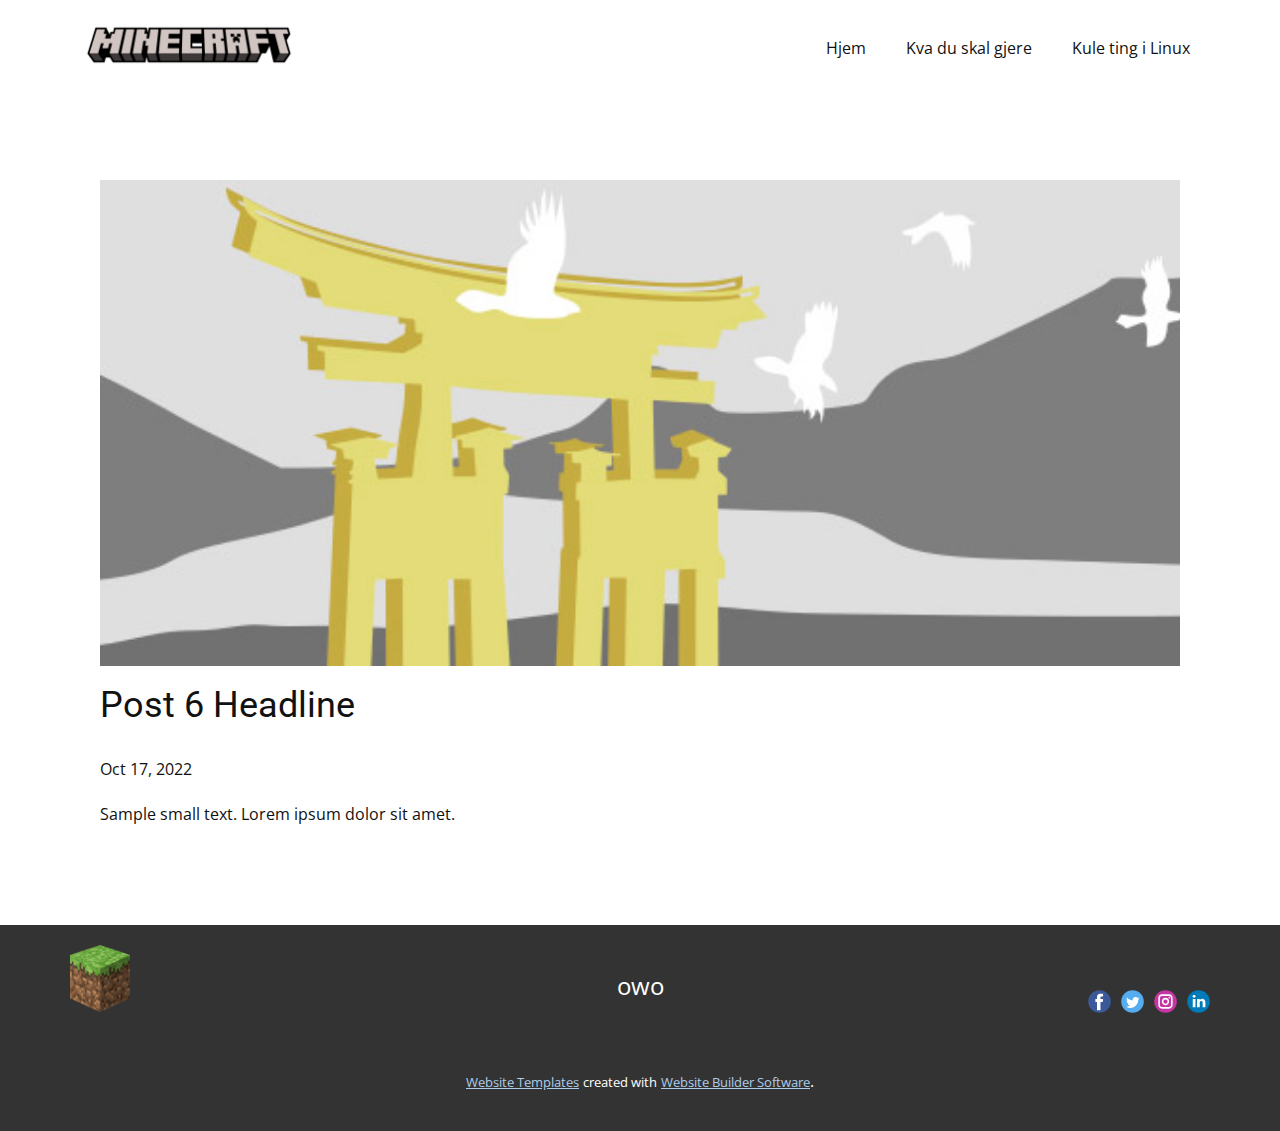
<file: files/blog/post-5.html>
<!doctype html>
<html style="font-size: 16px;" lang="en"><head>
    <meta name="viewport" content="width=device-width, initial-scale=1.0">
    <meta charset="utf-8">
    <meta name="keywords" content="Post 1 Headline">
    <meta name="description" content="">
    <title>Post 6 Headline</title>
    <link rel="stylesheet" href="../nicepage.css" media="screen">
<link rel="stylesheet" href="../Post-Template.css" media="screen">
    <script class="u-script" type="text/javascript" src="../jquery.js" defer=""></script>
    <script class="u-script" type="text/javascript" src="../nicepage.js" defer=""></script>
    <meta name="generator" content="Nicepage 4.19.3, nicepage.com">
    <link id="u-theme-google-font" rel="stylesheet" href="https://fonts.googleapis.com/css?family=Roboto:100,100i,300,300i,400,400i,500,500i,700,700i,900,900i|Open+Sans:300,300i,400,400i,500,500i,600,600i,700,700i,800,800i">
    
    
    <script type="application/ld+json">{
		"@context": "http://schema.org",
		"@type": "Organization",
		"name": "",
		"logo": "images/minecraft-logopng.png",
		"sameAs": []
}</script>
    <meta name="theme-color" content="#478ac9">
  </head>
  <body class="u-body u-xl-mode" data-lang="en"><header class="u-clearfix u-header u-header" id="sec-b374"><div class="u-clearfix u-sheet u-valign-middle u-sheet-1">
        <a href="../Hjem.html" class="u-image u-logo u-image-1" title="Hjem" data-image-width="4096" data-image-height="1198">
          <img src="../images/minecraft-logopng.png" class="u-logo-image u-logo-image-1">
        </a>
        <nav class="u-menu u-menu-one-level u-offcanvas u-menu-1">
          <div class="menu-collapse" style="font-size: 1rem; letter-spacing: 0px;">
            <a class="u-button-style u-custom-left-right-menu-spacing u-custom-padding-bottom u-custom-top-bottom-menu-spacing u-nav-link u-text-active-palette-1-base u-text-hover-palette-2-base" href="#">
              <svg class="u-svg-link" viewBox="0 0 24 24"><use xmlns:xlink="http://www.w3.org/1999/xlink" xlink:href="#menu-hamburger"></use></svg>
              <svg class="u-svg-content" version="1.1" id="menu-hamburger" viewBox="0 0 16 16" x="0px" y="0px" xmlns:xlink="http://www.w3.org/1999/xlink" xmlns="http://www.w3.org/2000/svg"><g><rect y="1" width="16" height="2"></rect><rect y="7" width="16" height="2"></rect><rect y="13" width="16" height="2"></rect>
</g></svg>
            </a>
          </div>
          <div class="u-custom-menu u-nav-container">
            <ul class="u-nav u-unstyled u-nav-1"><li class="u-nav-item"><a class="u-button-style u-nav-link u-text-active-palette-1-base u-text-hover-palette-2-base" href="../Hjem.html" style="padding: 10px 20px;">Hjem</a>
</li><li class="u-nav-item"><a class="u-button-style u-nav-link u-text-active-palette-1-base u-text-hover-palette-2-base" href="../Kva-du-skal-gjere.html" style="padding: 10px 20px;">Kva du skal gjere</a>
</li><li class="u-nav-item"><a class="u-button-style u-nav-link u-text-active-palette-1-base u-text-hover-palette-2-base" href="../Kule-ting-i-Linux.html" style="padding: 10px 20px;">Kule ting i Linux</a>
</li></ul>
          </div>
          <div class="u-custom-menu u-nav-container-collapse">
            <div class="u-black u-container-style u-inner-container-layout u-opacity u-opacity-95 u-sidenav">
              <div class="u-inner-container-layout u-sidenav-overflow">
                <div class="u-menu-close"></div>
                <ul class="u-align-center u-nav u-popupmenu-items u-unstyled u-nav-2"><li class="u-nav-item"><a class="u-button-style u-nav-link" href="../Hjem.html">Hjem</a>
</li><li class="u-nav-item"><a class="u-button-style u-nav-link" href="../Kva-du-skal-gjere.html">Kva du skal gjere</a>
</li><li class="u-nav-item"><a class="u-button-style u-nav-link" href="../Kule-ting-i-Linux.html">Kule ting i Linux</a>
</li></ul>
              </div>
            </div>
            <div class="u-black u-menu-overlay u-opacity u-opacity-70"></div>
          </div>
        </nav>
      </div></header>
    <section class="u-align-center u-clearfix u-section-1" id="sec-c40b">
      <div class="u-clearfix u-sheet u-valign-middle-md u-valign-middle-sm u-valign-middle-xs u-sheet-1"><!--post_details--><!--post_details_options_json--><!--{"source":""}--><!--/post_details_options_json--><!--blog_post-->
        <div class="u-container-style u-expanded-width u-post-details u-post-details-1">
          <div class="u-container-layout u-valign-middle u-container-layout-1"><!--blog_post_image-->
            <img alt="" class="u-blog-control u-expanded-width u-image u-image-default u-image-1" src="../images/8ad73f3c.jpeg"><!--/blog_post_image--><!--blog_post_header-->
            <h2 class="u-blog-control u-text u-text-1">Post 6 Headline</h2><!--/blog_post_header--><!--blog_post_metadata-->
            <div class="u-blog-control u-metadata u-metadata-1"><!--blog_post_metadata_date-->
              <span class="u-meta-date u-meta-icon">Oct 17, 2022</span><!--/blog_post_metadata_date--><!--blog_post_metadata_category-->
              <!--/blog_post_metadata_category--><!--blog_post_metadata_comments-->
              <!--/blog_post_metadata_comments-->
            </div><!--/blog_post_metadata--><!--blog_post_content-->
            <div class="u-align-justify u-blog-control u-post-content u-text u-text-2 fr-view">
  Sample small text. Lorem ipsum dolor sit amet.
  </div><!--/blog_post_content-->
          </div>
        </div><!--/blog_post--><!--/post_details-->
      </div>
    </section>
    
    
    <footer class="u-align-center-md u-align-center-sm u-align-center-xs u-clearfix u-footer u-grey-80" id="sec-f1c8"><div class="u-clearfix u-sheet u-sheet-1">
        <a href="../Hjem.html#sec-ecdd" class="u-image u-logo u-image-1" data-image-width="273" data-image-height="300" title="Hjem">
          <img src="../images/minecraft-block.png" class="u-logo-image u-logo-image-1">
        </a>
        <p class="u-align-center-lg u-align-center-md u-align-center-xl u-text u-text-1">owo</p>
        <div class="u-align-left u-social-icons u-spacing-10 u-social-icons-1">
          <a class="u-social-url" title="facebook" target="_blank" href=""><span class="u-icon u-social-facebook u-social-icon u-icon-1"><svg class="u-svg-link" preserveAspectRatio="xMidYMin slice" viewBox="0 0 112 112" style=""><use xmlns:xlink="http://www.w3.org/1999/xlink" xlink:href="#svg-af78"></use></svg><svg class="u-svg-content" viewBox="0 0 112 112" x="0" y="0" id="svg-af78"><circle fill="currentColor" cx="56.1" cy="56.1" r="55"></circle><path fill="#FFFFFF" d="M73.5,31.6h-9.1c-1.4,0-3.6,0.8-3.6,3.9v8.5h12.6L72,58.3H60.8v40.8H43.9V58.3h-8V43.9h8v-9.2
            c0-6.7,3.1-17,17-17h12.5v13.9H73.5z"></path></svg></span>
          </a>
          <a class="u-social-url" title="twitter" target="_blank" href=""><span class="u-icon u-social-icon u-social-twitter u-icon-2"><svg class="u-svg-link" preserveAspectRatio="xMidYMin slice" viewBox="0 0 112 112" style=""><use xmlns:xlink="http://www.w3.org/1999/xlink" xlink:href="#svg-032d"></use></svg><svg class="u-svg-content" viewBox="0 0 112 112" x="0" y="0" id="svg-032d"><circle fill="currentColor" class="st0" cx="56.1" cy="56.1" r="55"></circle><path fill="#FFFFFF" d="M83.8,47.3c0,0.6,0,1.2,0,1.7c0,17.7-13.5,38.2-38.2,38.2C38,87.2,31,85,25,81.2c1,0.1,2.1,0.2,3.2,0.2
            c6.3,0,12.1-2.1,16.7-5.7c-5.9-0.1-10.8-4-12.5-9.3c0.8,0.2,1.7,0.2,2.5,0.2c1.2,0,2.4-0.2,3.5-0.5c-6.1-1.2-10.8-6.7-10.8-13.1
            c0-0.1,0-0.1,0-0.2c1.8,1,3.9,1.6,6.1,1.7c-3.6-2.4-6-6.5-6-11.2c0-2.5,0.7-4.8,1.8-6.7c6.6,8.1,16.5,13.5,27.6,14
            c-0.2-1-0.3-2-0.3-3.1c0-7.4,6-13.4,13.4-13.4c3.9,0,7.3,1.6,9.8,4.2c3.1-0.6,5.9-1.7,8.5-3.3c-1,3.1-3.1,5.8-5.9,7.4
            c2.7-0.3,5.3-1,7.7-2.1C88.7,43,86.4,45.4,83.8,47.3z"></path></svg></span>
          </a>
          <a class="u-social-url" title="instagram" target="_blank" href=""><span class="u-icon u-social-icon u-social-instagram u-icon-3"><svg class="u-svg-link" preserveAspectRatio="xMidYMin slice" viewBox="0 0 112 112" style=""><use xmlns:xlink="http://www.w3.org/1999/xlink" xlink:href="#svg-6fe5"></use></svg><svg class="u-svg-content" viewBox="0 0 112 112" x="0" y="0" id="svg-6fe5"><circle fill="currentColor" cx="56.1" cy="56.1" r="55"></circle><path fill="#FFFFFF" d="M55.9,38.2c-9.9,0-17.9,8-17.9,17.9C38,66,46,74,55.9,74c9.9,0,17.9-8,17.9-17.9C73.8,46.2,65.8,38.2,55.9,38.2
            z M55.9,66.4c-5.7,0-10.3-4.6-10.3-10.3c-0.1-5.7,4.6-10.3,10.3-10.3c5.7,0,10.3,4.6,10.3,10.3C66.2,61.8,61.6,66.4,55.9,66.4z"></path><path fill="#FFFFFF" d="M74.3,33.5c-2.3,0-4.2,1.9-4.2,4.2s1.9,4.2,4.2,4.2s4.2-1.9,4.2-4.2S76.6,33.5,74.3,33.5z"></path><path fill="#FFFFFF" d="M73.1,21.3H38.6c-9.7,0-17.5,7.9-17.5,17.5v34.5c0,9.7,7.9,17.6,17.5,17.6h34.5c9.7,0,17.5-7.9,17.5-17.5V38.8
            C90.6,29.1,82.7,21.3,73.1,21.3z M83,73.3c0,5.5-4.5,9.9-9.9,9.9H38.6c-5.5,0-9.9-4.5-9.9-9.9V38.8c0-5.5,4.5-9.9,9.9-9.9h34.5
            c5.5,0,9.9,4.5,9.9,9.9V73.3z"></path></svg></span>
          </a>
          <a class="u-social-url" title="linkedin" target="_blank" href=""><span class="u-icon u-social-icon u-social-linkedin u-icon-4"><svg class="u-svg-link" preserveAspectRatio="xMidYMin slice" viewBox="0 0 112 112" style=""><use xmlns:xlink="http://www.w3.org/1999/xlink" xlink:href="#svg-0dac"></use></svg><svg class="u-svg-content" viewBox="0 0 112 112" x="0" y="0" id="svg-0dac"><circle fill="currentColor" cx="56.1" cy="56.1" r="55"></circle><path fill="#FFFFFF" d="M41.3,83.7H27.9V43.4h13.4V83.7z M34.6,37.9L34.6,37.9c-4.6,0-7.5-3.1-7.5-7c0-4,3-7,7.6-7s7.4,3,7.5,7
            C42.2,34.8,39.2,37.9,34.6,37.9z M89.6,83.7H76.2V62.2c0-5.4-1.9-9.1-6.8-9.1c-3.7,0-5.9,2.5-6.9,4.9c-0.4,0.9-0.4,2.1-0.4,3.3v22.5
            H48.7c0,0,0.2-36.5,0-40.3h13.4v5.7c1.8-2.7,5-6.7,12.1-6.7c8.8,0,15.4,5.8,15.4,18.1V83.7z"></path></svg></span>
          </a>
        </div>
      </div></footer>
    <section class="u-backlink u-clearfix u-grey-80">
      <a class="u-link" href="https://nicepage.com/website-templates" target="_blank">
        <span>Website Templates</span>
      </a>
      <p class="u-text">
        <span>created with</span>
      </p>
      <a class="u-link" href="" target="_blank">
        <span>Website Builder Software</span>
      </a>. 
    </section>
  
</body></html>
</file>
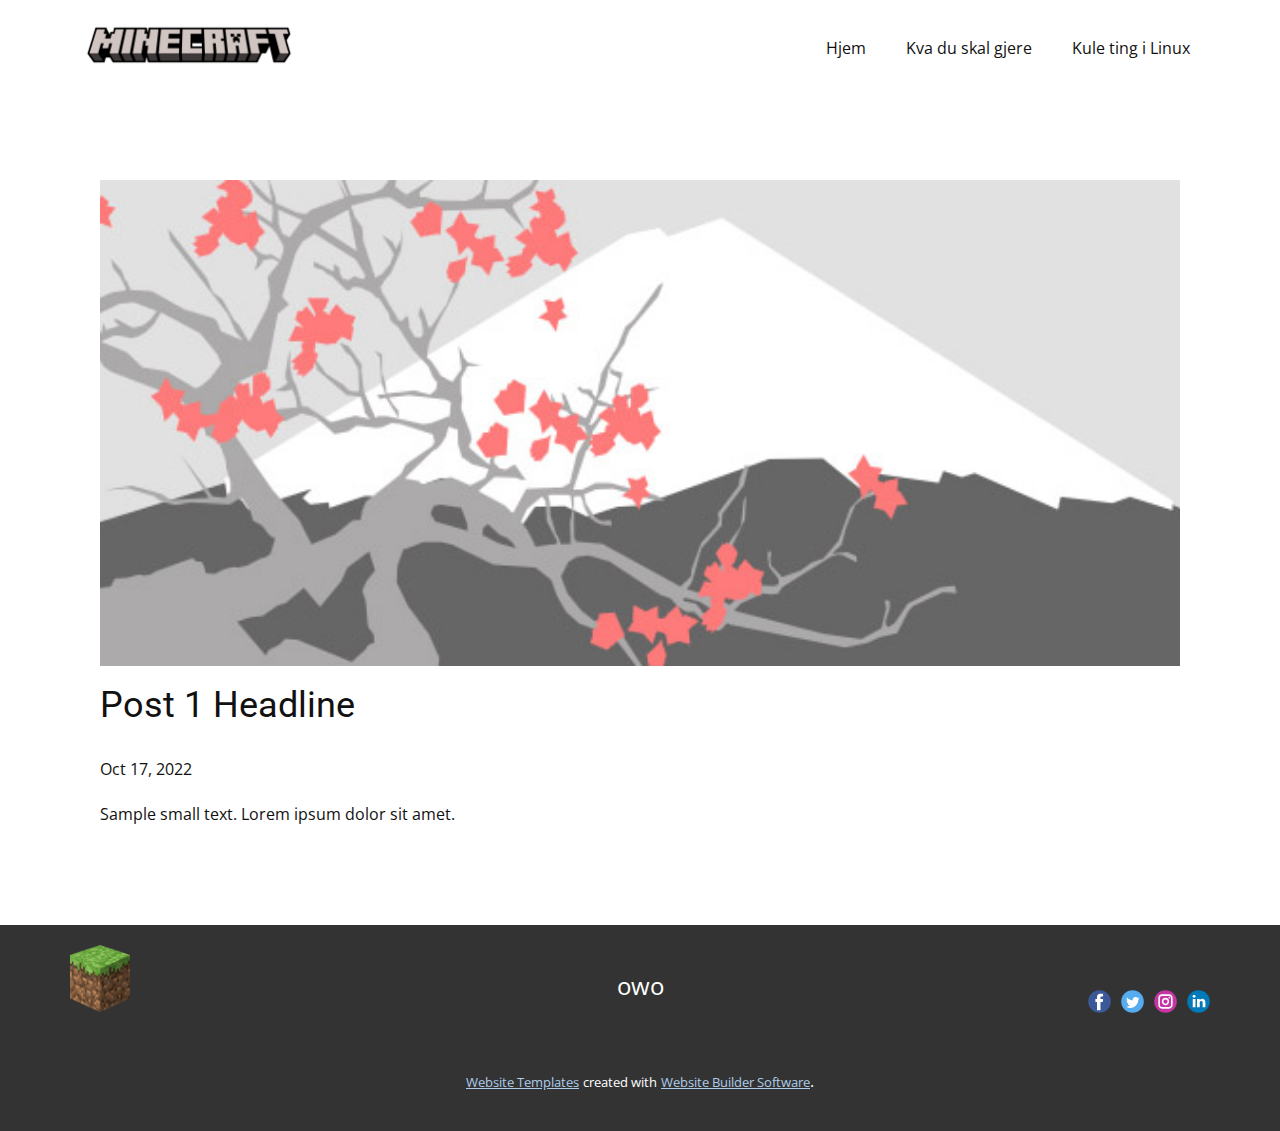
<file: files/blog/post.html>
<!doctype html>
<html style="font-size: 16px;" lang="en"><head>
    <meta name="viewport" content="width=device-width, initial-scale=1.0">
    <meta charset="utf-8">
    <meta name="keywords" content="Post 1 Headline">
    <meta name="description" content="">
    <title>Post 1 Headline</title>
    <link rel="stylesheet" href="../nicepage.css" media="screen">
<link rel="stylesheet" href="../Post-Template.css" media="screen">
    <script class="u-script" type="text/javascript" src="../jquery.js" defer=""></script>
    <script class="u-script" type="text/javascript" src="../nicepage.js" defer=""></script>
    <meta name="generator" content="Nicepage 4.19.3, nicepage.com">
    <link id="u-theme-google-font" rel="stylesheet" href="https://fonts.googleapis.com/css?family=Roboto:100,100i,300,300i,400,400i,500,500i,700,700i,900,900i|Open+Sans:300,300i,400,400i,500,500i,600,600i,700,700i,800,800i">
    
    
    <script type="application/ld+json">{
		"@context": "http://schema.org",
		"@type": "Organization",
		"name": "",
		"logo": "images/minecraft-logopng.png",
		"sameAs": []
}</script>
    <meta name="theme-color" content="#478ac9">
  </head>
  <body class="u-body u-xl-mode" data-lang="en"><header class="u-clearfix u-header u-header" id="sec-b374"><div class="u-clearfix u-sheet u-valign-middle u-sheet-1">
        <a href="../Hjem.html" class="u-image u-logo u-image-1" title="Hjem" data-image-width="4096" data-image-height="1198">
          <img src="../images/minecraft-logopng.png" class="u-logo-image u-logo-image-1">
        </a>
        <nav class="u-menu u-menu-one-level u-offcanvas u-menu-1">
          <div class="menu-collapse" style="font-size: 1rem; letter-spacing: 0px;">
            <a class="u-button-style u-custom-left-right-menu-spacing u-custom-padding-bottom u-custom-top-bottom-menu-spacing u-nav-link u-text-active-palette-1-base u-text-hover-palette-2-base" href="#">
              <svg class="u-svg-link" viewBox="0 0 24 24"><use xmlns:xlink="http://www.w3.org/1999/xlink" xlink:href="#menu-hamburger"></use></svg>
              <svg class="u-svg-content" version="1.1" id="menu-hamburger" viewBox="0 0 16 16" x="0px" y="0px" xmlns:xlink="http://www.w3.org/1999/xlink" xmlns="http://www.w3.org/2000/svg"><g><rect y="1" width="16" height="2"></rect><rect y="7" width="16" height="2"></rect><rect y="13" width="16" height="2"></rect>
</g></svg>
            </a>
          </div>
          <div class="u-custom-menu u-nav-container">
            <ul class="u-nav u-unstyled u-nav-1"><li class="u-nav-item"><a class="u-button-style u-nav-link u-text-active-palette-1-base u-text-hover-palette-2-base" href="../Hjem.html" style="padding: 10px 20px;">Hjem</a>
</li><li class="u-nav-item"><a class="u-button-style u-nav-link u-text-active-palette-1-base u-text-hover-palette-2-base" href="../Kva-du-skal-gjere.html" style="padding: 10px 20px;">Kva du skal gjere</a>
</li><li class="u-nav-item"><a class="u-button-style u-nav-link u-text-active-palette-1-base u-text-hover-palette-2-base" href="../Kule-ting-i-Linux.html" style="padding: 10px 20px;">Kule ting i Linux</a>
</li></ul>
          </div>
          <div class="u-custom-menu u-nav-container-collapse">
            <div class="u-black u-container-style u-inner-container-layout u-opacity u-opacity-95 u-sidenav">
              <div class="u-inner-container-layout u-sidenav-overflow">
                <div class="u-menu-close"></div>
                <ul class="u-align-center u-nav u-popupmenu-items u-unstyled u-nav-2"><li class="u-nav-item"><a class="u-button-style u-nav-link" href="../Hjem.html">Hjem</a>
</li><li class="u-nav-item"><a class="u-button-style u-nav-link" href="../Kva-du-skal-gjere.html">Kva du skal gjere</a>
</li><li class="u-nav-item"><a class="u-button-style u-nav-link" href="../Kule-ting-i-Linux.html">Kule ting i Linux</a>
</li></ul>
              </div>
            </div>
            <div class="u-black u-menu-overlay u-opacity u-opacity-70"></div>
          </div>
        </nav>
      </div></header>
    <section class="u-align-center u-clearfix u-section-1" id="sec-c40b">
      <div class="u-clearfix u-sheet u-valign-middle-md u-valign-middle-sm u-valign-middle-xs u-sheet-1"><!--post_details--><!--post_details_options_json--><!--{"source":""}--><!--/post_details_options_json--><!--blog_post-->
        <div class="u-container-style u-expanded-width u-post-details u-post-details-1">
          <div class="u-container-layout u-valign-middle u-container-layout-1"><!--blog_post_image-->
            <img alt="" class="u-blog-control u-expanded-width u-image u-image-default u-image-1" src="../images/0fd3416c.jpeg"><!--/blog_post_image--><!--blog_post_header-->
            <h2 class="u-blog-control u-text u-text-1">Post 1 Headline</h2><!--/blog_post_header--><!--blog_post_metadata-->
            <div class="u-blog-control u-metadata u-metadata-1"><!--blog_post_metadata_date-->
              <span class="u-meta-date u-meta-icon">Oct 17, 2022</span><!--/blog_post_metadata_date--><!--blog_post_metadata_category-->
              <!--/blog_post_metadata_category--><!--blog_post_metadata_comments-->
              <!--/blog_post_metadata_comments-->
            </div><!--/blog_post_metadata--><!--blog_post_content-->
            <div class="u-align-justify u-blog-control u-post-content u-text u-text-2 fr-view">
  Sample small text. Lorem ipsum dolor sit amet.
  </div><!--/blog_post_content-->
          </div>
        </div><!--/blog_post--><!--/post_details-->
      </div>
    </section>
    
    
    <footer class="u-align-center-md u-align-center-sm u-align-center-xs u-clearfix u-footer u-grey-80" id="sec-f1c8"><div class="u-clearfix u-sheet u-sheet-1">
        <a href="../Hjem.html#sec-ecdd" class="u-image u-logo u-image-1" data-image-width="273" data-image-height="300" title="Hjem">
          <img src="../images/minecraft-block.png" class="u-logo-image u-logo-image-1">
        </a>
        <p class="u-align-center-lg u-align-center-md u-align-center-xl u-text u-text-1">owo</p>
        <div class="u-align-left u-social-icons u-spacing-10 u-social-icons-1">
          <a class="u-social-url" title="facebook" target="_blank" href=""><span class="u-icon u-social-facebook u-social-icon u-icon-1"><svg class="u-svg-link" preserveAspectRatio="xMidYMin slice" viewBox="0 0 112 112" style=""><use xmlns:xlink="http://www.w3.org/1999/xlink" xlink:href="#svg-af78"></use></svg><svg class="u-svg-content" viewBox="0 0 112 112" x="0" y="0" id="svg-af78"><circle fill="currentColor" cx="56.1" cy="56.1" r="55"></circle><path fill="#FFFFFF" d="M73.5,31.6h-9.1c-1.4,0-3.6,0.8-3.6,3.9v8.5h12.6L72,58.3H60.8v40.8H43.9V58.3h-8V43.9h8v-9.2
            c0-6.7,3.1-17,17-17h12.5v13.9H73.5z"></path></svg></span>
          </a>
          <a class="u-social-url" title="twitter" target="_blank" href=""><span class="u-icon u-social-icon u-social-twitter u-icon-2"><svg class="u-svg-link" preserveAspectRatio="xMidYMin slice" viewBox="0 0 112 112" style=""><use xmlns:xlink="http://www.w3.org/1999/xlink" xlink:href="#svg-032d"></use></svg><svg class="u-svg-content" viewBox="0 0 112 112" x="0" y="0" id="svg-032d"><circle fill="currentColor" class="st0" cx="56.1" cy="56.1" r="55"></circle><path fill="#FFFFFF" d="M83.8,47.3c0,0.6,0,1.2,0,1.7c0,17.7-13.5,38.2-38.2,38.2C38,87.2,31,85,25,81.2c1,0.1,2.1,0.2,3.2,0.2
            c6.3,0,12.1-2.1,16.7-5.7c-5.9-0.1-10.8-4-12.5-9.3c0.8,0.2,1.7,0.2,2.5,0.2c1.2,0,2.4-0.2,3.5-0.5c-6.1-1.2-10.8-6.7-10.8-13.1
            c0-0.1,0-0.1,0-0.2c1.8,1,3.9,1.6,6.1,1.7c-3.6-2.4-6-6.5-6-11.2c0-2.5,0.7-4.8,1.8-6.7c6.6,8.1,16.5,13.5,27.6,14
            c-0.2-1-0.3-2-0.3-3.1c0-7.4,6-13.4,13.4-13.4c3.9,0,7.3,1.6,9.8,4.2c3.1-0.6,5.9-1.7,8.5-3.3c-1,3.1-3.1,5.8-5.9,7.4
            c2.7-0.3,5.3-1,7.7-2.1C88.7,43,86.4,45.4,83.8,47.3z"></path></svg></span>
          </a>
          <a class="u-social-url" title="instagram" target="_blank" href=""><span class="u-icon u-social-icon u-social-instagram u-icon-3"><svg class="u-svg-link" preserveAspectRatio="xMidYMin slice" viewBox="0 0 112 112" style=""><use xmlns:xlink="http://www.w3.org/1999/xlink" xlink:href="#svg-6fe5"></use></svg><svg class="u-svg-content" viewBox="0 0 112 112" x="0" y="0" id="svg-6fe5"><circle fill="currentColor" cx="56.1" cy="56.1" r="55"></circle><path fill="#FFFFFF" d="M55.9,38.2c-9.9,0-17.9,8-17.9,17.9C38,66,46,74,55.9,74c9.9,0,17.9-8,17.9-17.9C73.8,46.2,65.8,38.2,55.9,38.2
            z M55.9,66.4c-5.7,0-10.3-4.6-10.3-10.3c-0.1-5.7,4.6-10.3,10.3-10.3c5.7,0,10.3,4.6,10.3,10.3C66.2,61.8,61.6,66.4,55.9,66.4z"></path><path fill="#FFFFFF" d="M74.3,33.5c-2.3,0-4.2,1.9-4.2,4.2s1.9,4.2,4.2,4.2s4.2-1.9,4.2-4.2S76.6,33.5,74.3,33.5z"></path><path fill="#FFFFFF" d="M73.1,21.3H38.6c-9.7,0-17.5,7.9-17.5,17.5v34.5c0,9.7,7.9,17.6,17.5,17.6h34.5c9.7,0,17.5-7.9,17.5-17.5V38.8
            C90.6,29.1,82.7,21.3,73.1,21.3z M83,73.3c0,5.5-4.5,9.9-9.9,9.9H38.6c-5.5,0-9.9-4.5-9.9-9.9V38.8c0-5.5,4.5-9.9,9.9-9.9h34.5
            c5.5,0,9.9,4.5,9.9,9.9V73.3z"></path></svg></span>
          </a>
          <a class="u-social-url" title="linkedin" target="_blank" href=""><span class="u-icon u-social-icon u-social-linkedin u-icon-4"><svg class="u-svg-link" preserveAspectRatio="xMidYMin slice" viewBox="0 0 112 112" style=""><use xmlns:xlink="http://www.w3.org/1999/xlink" xlink:href="#svg-0dac"></use></svg><svg class="u-svg-content" viewBox="0 0 112 112" x="0" y="0" id="svg-0dac"><circle fill="currentColor" cx="56.1" cy="56.1" r="55"></circle><path fill="#FFFFFF" d="M41.3,83.7H27.9V43.4h13.4V83.7z M34.6,37.9L34.6,37.9c-4.6,0-7.5-3.1-7.5-7c0-4,3-7,7.6-7s7.4,3,7.5,7
            C42.2,34.8,39.2,37.9,34.6,37.9z M89.6,83.7H76.2V62.2c0-5.4-1.9-9.1-6.8-9.1c-3.7,0-5.9,2.5-6.9,4.9c-0.4,0.9-0.4,2.1-0.4,3.3v22.5
            H48.7c0,0,0.2-36.5,0-40.3h13.4v5.7c1.8-2.7,5-6.7,12.1-6.7c8.8,0,15.4,5.8,15.4,18.1V83.7z"></path></svg></span>
          </a>
        </div>
      </div></footer>
    <section class="u-backlink u-clearfix u-grey-80">
      <a class="u-link" href="https://nicepage.com/website-templates" target="_blank">
        <span>Website Templates</span>
      </a>
      <p class="u-text">
        <span>created with</span>
      </p>
      <a class="u-link" href="" target="_blank">
        <span>Website Builder Software</span>
      </a>. 
    </section>
  
</body></html>
</file>
